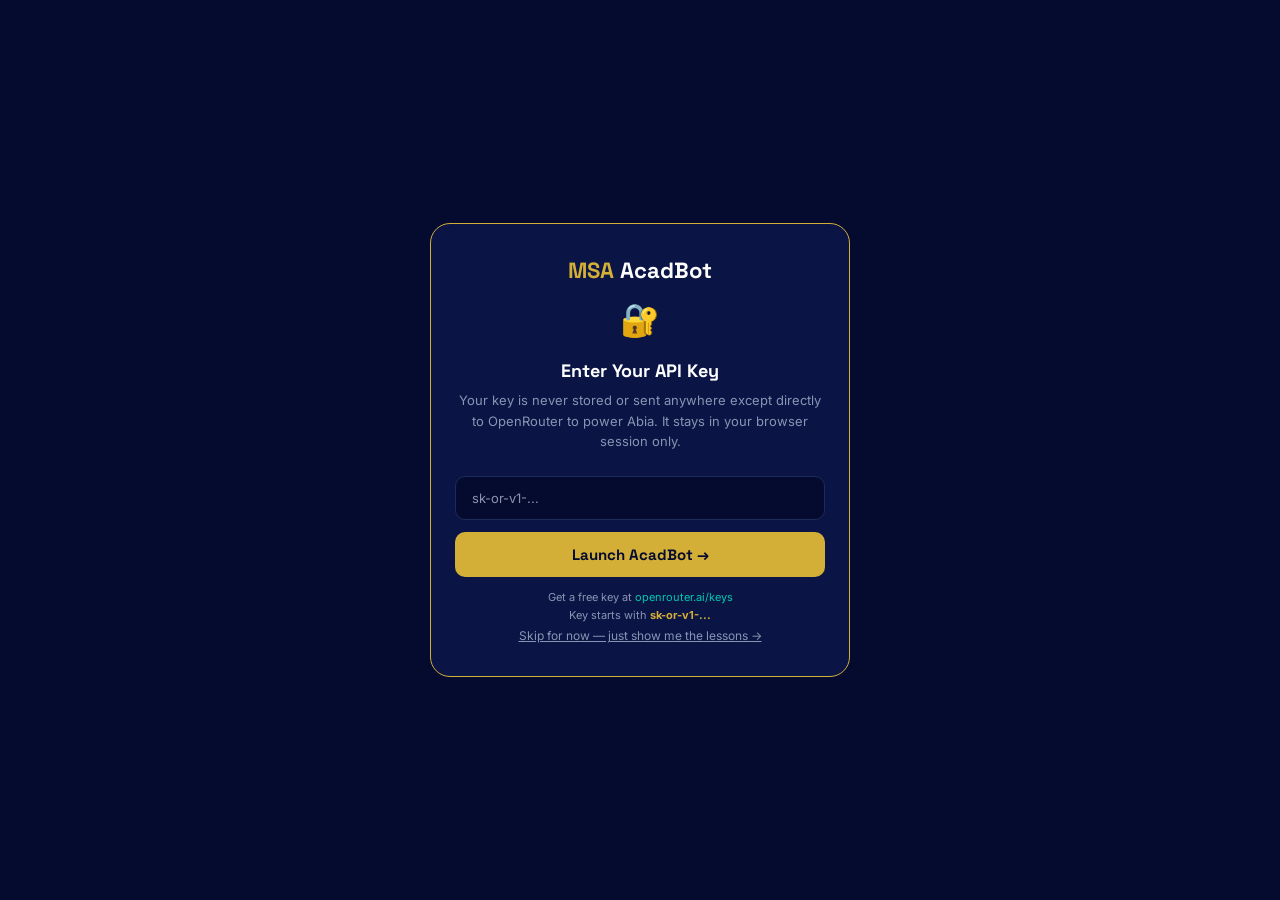
<file: index.html>
<!DOCTYPE html>
<html lang="en">
<head>
<meta charset="UTF-8"/>
<meta name="viewport" content="width=device-width, initial-scale=1.0"/>
<title>AcadBot — More Success Academy</title>

<style>
@import url('https://fonts.googleapis.com/css2?family=Space+Grotesk:wght@400;500;600;700&family=Inter:wght@300;400;500;600&display=swap');
*{box-sizing:border-box;margin:0;padding:0;}
:root{
  --navy:#050B2E;--navy2:#0A1445;--navy3:#111A5A;
  --gold:#D4AF37;--gold2:#F0D060;--gold3:rgba(212,175,55,0.15);
  --teal:#00C9B1;--teal2:rgba(0,201,177,0.15);
  --white:#FFFFFF;--muted:#8A94B2;--border:#1E2A5A;
  --red:#FF6B6B;--green:#4CAF50;
}
body{font-family:'Inter',sans-serif;background:var(--navy);color:var(--white);min-height:100vh;overflow-x:hidden;}
nav{display:flex;align-items:center;justify-content:space-between;padding:14px 24px;border-bottom:1px solid var(--border);background:rgba(5,11,46,0.97);position:sticky;top:0;z-index:200;backdrop-filter:blur(10px);}
.logo{font-family:'Space Grotesk',sans-serif;font-weight:700;font-size:18px;color:var(--gold);}
.logo span{color:var(--white);}
.nav-right{display:flex;gap:8px;align-items:center;}
.tab-btn{padding:7px 16px;border-radius:20px;border:1px solid var(--border);background:transparent;color:var(--muted);font-size:12px;cursor:pointer;font-family:'Inter',sans-serif;transition:all 0.2s;}
.tab-btn.active{background:var(--gold);color:var(--navy);border-color:var(--gold);font-weight:600;}
.tab-btn:hover:not(.active){border-color:var(--gold);color:var(--gold);}
.screen{display:none;animation:fadeIn 0.4s ease;}
.screen.active{display:block;}
@keyframes fadeIn{from{opacity:0;transform:translateY(12px);}to{opacity:1;transform:translateY(0);}}
.welcome{padding:40px 24px;max-width:700px;margin:0 auto;text-align:center;}
.welcome-badge{display:inline-flex;align-items:center;gap:8px;padding:8px 18px;border:1px solid var(--gold);border-radius:20px;font-size:12px;color:var(--gold);margin-bottom:24px;letter-spacing:0.8px;text-transform:uppercase;}
.welcome h1{font-family:'Space Grotesk',sans-serif;font-size:clamp(26px,5vw,44px);font-weight:700;line-height:1.15;margin-bottom:12px;}
.welcome h1 em{font-style:normal;color:var(--gold);}
.welcome p{color:var(--muted);font-size:15px;line-height:1.65;margin-bottom:36px;max-width:480px;margin-left:auto;margin-right:auto;}
.stats-row{display:flex;justify-content:center;gap:28px;margin-bottom:40px;flex-wrap:wrap;}
.stat{text-align:center;}
.stat-n{font-family:'Space Grotesk',sans-serif;font-size:22px;font-weight:700;color:var(--gold);}
.stat-l{font-size:11px;color:var(--muted);margin-top:2px;text-transform:uppercase;letter-spacing:0.5px;}
.choose-label{font-size:13px;color:var(--muted);margin-bottom:16px;text-transform:uppercase;letter-spacing:1px;}
.careers-grid{display:grid;grid-template-columns:repeat(auto-fit,minmax(150px,1fr));gap:12px;margin-bottom:32px;}
.career-card{padding:16px 12px;border:1px solid var(--border);border-radius:14px;cursor:pointer;transition:all 0.25s;background:var(--navy2);text-align:center;}
.career-card:hover{border-color:var(--gold);background:var(--gold3);transform:translateY(-2px);}
.career-card .cc-icon{font-size:28px;margin-bottom:8px;}
.career-card .cc-name{font-size:13px;font-weight:600;color:var(--white);}
.career-card .cc-tag{font-size:11px;color:var(--muted);margin-top:3px;}
.journey{max-width:720px;margin:0 auto;padding:20px 16px 40px;}
.journey-header{display:flex;align-items:center;gap:12px;margin-bottom:20px;padding:16px 20px;background:var(--navy2);border-radius:14px;border:1px solid var(--border);}
.jh-back{background:none;border:1px solid var(--border);color:var(--muted);border-radius:8px;padding:6px 12px;cursor:pointer;font-size:12px;font-family:'Inter',sans-serif;transition:all 0.2s;}
.jh-back:hover{border-color:var(--gold);color:var(--gold);}
.jh-icon{font-size:28px;}
.jh-info h2{font-family:'Space Grotesk',sans-serif;font-size:16px;font-weight:700;}
.jh-info p{font-size:12px;color:var(--teal);margin-top:2px;}
.stage-tabs{display:flex;gap:6px;margin-bottom:20px;overflow-x:auto;padding-bottom:4px;}
.stage-tab{padding:8px 14px;border-radius:10px;border:1px solid var(--border);background:transparent;color:var(--muted);font-size:12px;cursor:pointer;font-family:'Inter',sans-serif;white-space:nowrap;transition:all 0.2s;flex-shrink:0;}
.stage-tab.active{background:var(--gold3);border-color:var(--gold);color:var(--gold);font-weight:600;}
.stage-tab.done{border-color:var(--teal);color:var(--teal);}
.chat-wrap{border:1px solid var(--border);border-radius:16px;overflow:hidden;}
.chat-top{background:linear-gradient(135deg,#0D1854,#1A2A7A);padding:16px 20px;display:flex;align-items:center;gap:12px;}
.abia-av{width:42px;height:42px;border-radius:50%;background:linear-gradient(135deg,var(--gold),var(--gold2));display:flex;align-items:center;justify-content:center;font-size:20px;flex-shrink:0;}
.abia-name{font-family:'Space Grotesk',sans-serif;font-weight:600;font-size:15px;}
.abia-status{font-size:11px;color:var(--teal);margin-top:2px;display:flex;align-items:center;gap:5px;}
.dot{width:6px;height:6px;border-radius:50%;background:var(--teal);animation:pulse 2s infinite;}
@keyframes pulse{0%,100%{opacity:1;}50%{opacity:0.4;}}
.chat-msgs{background:#080F38;padding:18px;min-height:300px;max-height:380px;overflow-y:auto;display:flex;flex-direction:column;gap:14px;}
.msg{display:flex;gap:10px;align-items:flex-start;animation:msgIn 0.3s ease;}
@keyframes msgIn{from{opacity:0;transform:translateY(6px);}to{opacity:1;transform:translateY(0);}}
.msg.user{flex-direction:row-reverse;}
.av{width:32px;height:32px;border-radius:50%;display:flex;align-items:center;justify-content:center;font-size:13px;flex-shrink:0;font-weight:700;}
.msg.bot .av{background:linear-gradient(135deg,var(--gold),var(--gold2));font-size:16px;}
.msg.user .av{background:var(--teal);color:var(--navy);}
.bubble{max-width:80%;padding:11px 15px;border-radius:14px;font-size:13.5px;line-height:1.6;}
.msg.bot .bubble{background:#111A4A;border:1px solid var(--border);border-top-left-radius:4px;}
.msg.user .bubble{background:linear-gradient(135deg,#1A3A7A,#0D2060);border-top-right-radius:4px;}
.msg-footer{display:flex;align-items:center;gap:8px;margin-top:5px;}
.msg-time{font-size:10px;color:var(--muted);}
.listen-btn{background:none;border:1px solid var(--border);border-radius:10px;padding:3px 10px;font-size:11px;color:var(--muted);cursor:pointer;display:flex;align-items:center;gap:4px;font-family:'Inter',sans-serif;transition:all 0.2s;}
.listen-btn:hover{border-color:var(--gold);color:var(--gold);}
.listen-btn.playing{border-color:var(--teal);color:var(--teal);}
.typing-dots{display:flex;gap:4px;padding:12px 15px;}
.typing-dots span{width:6px;height:6px;background:var(--gold);border-radius:50%;animation:bounce 1.2s infinite;}
.typing-dots span:nth-child(2){animation-delay:0.2s;}
.typing-dots span:nth-child(3){animation-delay:0.4s;}
@keyframes bounce{0%,60%,100%{transform:translateY(0);}30%{transform:translateY(-7px);}}
.roadmap{display:flex;flex-direction:column;gap:10px;margin:12px 0;}
.rm-step{display:flex;gap:12px;align-items:flex-start;padding:12px;background:#111A4A;border-radius:10px;border:1px solid var(--border);}
.rm-num{width:28px;height:28px;border-radius:50%;background:var(--gold3);border:1px solid var(--gold);display:flex;align-items:center;justify-content:center;font-size:12px;font-weight:700;color:var(--gold);flex-shrink:0;}
.rm-text h4{font-size:13px;font-weight:600;margin-bottom:3px;}
.rm-text p{font-size:12px;color:var(--muted);line-height:1.5;}
.msa-offer{background:var(--gold3);border:1px solid var(--gold);border-radius:10px;padding:12px;margin-top:8px;}
.msa-offer-title{font-size:11px;color:var(--gold);font-weight:700;text-transform:uppercase;letter-spacing:0.5px;margin-bottom:8px;}
.offer-pills{display:flex;flex-wrap:wrap;gap:6px;}
.offer-pill{padding:4px 12px;border-radius:12px;background:rgba(212,175,55,0.2);border:1px solid var(--gold);font-size:11px;color:var(--gold);cursor:pointer;transition:all .2s;}
.offer-pill:hover{background:var(--gold);color:var(--navy);}
.skills-check{display:flex;flex-direction:column;gap:8px;margin:10px 0;}
.skill-item{display:flex;align-items:center;justify-content:space-between;padding:10px 14px;background:#111A4A;border-radius:10px;border:1px solid var(--border);}
.skill-item span{font-size:13px;}
.skill-btns{display:flex;gap:6px;}
.sk-btn{padding:4px 12px;border-radius:8px;border:none;font-size:11px;cursor:pointer;font-family:'Inter',sans-serif;font-weight:600;transition:all 0.2s;}
.sk-btn.yes{background:rgba(76,175,80,0.2);color:#4CAF50;border:1px solid #4CAF50;}
.sk-btn.no{background:rgba(255,107,107,0.2);color:var(--red);border:1px solid var(--red);}
.sk-btn.yes:hover{background:#4CAF50;color:white;}
.sk-btn.no:hover{background:var(--red);color:white;}
.input-area{background:#0A1240;border-top:1px solid var(--gold);padding:14px 16px;}
.quick-row{display:flex;gap:6px;margin-bottom:10px;overflow-x:auto;padding-bottom:4px;}
.qk{padding:5px 12px;border-radius:14px;border:1px solid var(--border);background:transparent;color:var(--muted);font-size:11px;cursor:pointer;white-space:nowrap;font-family:'Inter',sans-serif;transition:all 0.2s;flex-shrink:0;}
.qk:hover{border-color:var(--gold);color:var(--gold);}
.input-row{display:flex;gap:8px;align-items:center;}
.txt-input{flex:1;background:#050B2E;border:1px solid var(--border);border-radius:10px;padding:11px 14px;color:var(--white);font-size:13px;font-family:'Inter',sans-serif;outline:none;transition:border-color 0.2s;}
.txt-input:focus{border-color:var(--gold);}
.txt-input::placeholder{color:var(--muted);}
.mic-btn{width:40px;height:40px;border-radius:10px;border:1px solid var(--border);background:transparent;color:var(--muted);cursor:pointer;display:flex;align-items:center;justify-content:center;font-size:18px;transition:all 0.2s;flex-shrink:0;}
.mic-btn:hover{border-color:var(--teal);color:var(--teal);}
.mic-btn.recording{border-color:var(--red);color:var(--red);background:rgba(255,107,107,0.1);animation:rec 1s infinite;}
@keyframes rec{0%,100%{opacity:1;}50%{opacity:0.5;}}
.send-btn{padding:11px 18px;background:var(--gold);border:none;border-radius:10px;color:var(--navy);font-weight:700;cursor:pointer;font-family:'Space Grotesk',sans-serif;font-size:13px;transition:all 0.2s;flex-shrink:0;}
.send-btn:hover{background:var(--gold2);}
.send-btn:disabled{opacity:0.4;cursor:not-allowed;}
.input-hint{font-size:10px;color:var(--muted);margin-top:8px;text-align:center;}
.speakpro{max-width:720px;margin:0 auto;padding:20px 16px 40px;}
.sp-header{background:linear-gradient(135deg,#003D35,#005A4F);border-radius:14px 14px 0 0;padding:16px 20px;display:flex;align-items:center;gap:12px;border:1px solid #00C9B140;border-bottom:none;}
.sp-av{width:42px;height:42px;border-radius:50%;background:linear-gradient(135deg,var(--teal),#00A090);display:flex;align-items:center;justify-content:center;font-size:20px;}
.sp-name{font-family:'Space Grotesk',sans-serif;font-weight:600;font-size:15px;}
.sp-status{font-size:11px;color:var(--teal);margin-top:2px;display:flex;align-items:center;gap:5px;}
.sp-modes{display:flex;gap:8px;background:#081A18;border:1px solid #00C9B130;border-top:none;border-bottom:none;padding:12px 16px;}
.sp-mode{flex:1;padding:9px;border-radius:10px;border:1px solid #00C9B130;background:transparent;color:var(--muted);font-size:12px;cursor:pointer;font-family:'Inter',sans-serif;text-align:center;transition:all 0.2s;}
.sp-mode.active{background:var(--teal2);border-color:var(--teal);color:var(--teal);font-weight:600;}
.sp-msgs{background:#060F0E;border:1px solid #00C9B130;border-top:none;border-bottom:none;padding:18px;min-height:300px;max-height:380px;overflow-y:auto;display:flex;flex-direction:column;gap:14px;}
.sp-msg.bot .bubble{background:#0A1F1D;border:1px solid #00C9B130;border-top-left-radius:4px;}
.sp-msg.user .bubble{background:linear-gradient(135deg,#003D35,#005A4F);border-top-right-radius:4px;}
.sp-msg.bot .av{background:linear-gradient(135deg,var(--teal),#00A090);}
.fb-box{background:#0A1F1D;border:1px solid var(--teal);border-radius:10px;padding:12px;margin-top:8px;}
.fb-title{color:var(--teal);font-size:11px;font-weight:700;text-transform:uppercase;letter-spacing:0.5px;margin-bottom:8px;}
.scores{display:flex;gap:8px;flex-wrap:wrap;margin-top:8px;}
.score-pill{padding:4px 12px;border-radius:10px;font-size:11px;font-weight:600;}
.score-pill.good{background:rgba(0,201,177,0.2);color:var(--teal);border:1px solid var(--teal);}
.score-pill.warn{background:rgba(212,175,55,0.2);color:var(--gold);border:1px solid var(--gold);}
.sp-input{background:#081A18;border:1px solid #00C9B130;border-top:1px solid var(--teal);border-radius:0 0 14px 14px;padding:14px 16px;}
.sp-txt{width:100%;background:#050B2E;border:1px solid #00C9B130;border-radius:10px;padding:11px 14px;color:var(--white);font-size:13px;font-family:'Inter',sans-serif;outline:none;resize:none;transition:border-color 0.2s;margin-bottom:10px;}
.sp-txt:focus{border-color:var(--teal);}
.sp-txt::placeholder{color:var(--muted);}
.sp-row{display:flex;gap:8px;}
.sp-send{flex:1;padding:11px;background:var(--teal);border:none;border-radius:10px;color:var(--navy);font-weight:700;cursor:pointer;font-family:'Space Grotesk',sans-serif;font-size:13px;transition:all 0.2s;}
.sp-send:hover{background:#00E5CC;}
.sp-send:disabled{opacity:0.4;cursor:not-allowed;}
.sp-mic{width:44px;height:44px;border-radius:10px;border:1px solid #00C9B130;background:transparent;color:var(--muted);cursor:pointer;display:flex;align-items:center;justify-content:center;font-size:18px;transition:all 0.2s;}
.sp-mic:hover{border-color:var(--teal);color:var(--teal);}
.sp-mic.recording{border-color:var(--red);color:var(--red);background:rgba(255,107,107,0.1);animation:rec 1s infinite;}
.key-screen{position:fixed;top:0;left:0;width:100%;height:100%;background:var(--navy);z-index:999;display:flex;align-items:center;justify-content:center;padding:24px;}
.key-box{background:var(--navy2);border:1px solid var(--gold);border-radius:20px;padding:32px 24px;max-width:420px;width:100%;text-align:center;}
.key-logo{font-family:"Space Grotesk",sans-serif;font-size:22px;font-weight:700;color:var(--gold);margin-bottom:6px;}
.key-logo span{color:var(--white);}
.key-title{font-family:"Space Grotesk",sans-serif;font-size:18px;font-weight:700;margin-bottom:8px;margin-top:20px;}
.key-sub{font-size:13px;color:var(--muted);line-height:1.6;margin-bottom:24px;}
.key-input{width:100%;background:#050B2E;border:1px solid var(--border);border-radius:10px;padding:13px 16px;color:var(--white);font-size:13px;font-family:"Inter",sans-serif;outline:none;margin-bottom:12px;transition:border-color 0.2s;}
.key-input:focus{border-color:var(--gold);}
.key-input::placeholder{color:var(--muted);}
.key-btn{width:100%;padding:13px;background:var(--gold);border:none;border-radius:10px;color:var(--navy);font-weight:700;cursor:pointer;font-family:"Space Grotesk",sans-serif;font-size:15px;transition:all 0.2s;margin-bottom:12px;}
.key-btn:hover{background:var(--gold2);}
.key-note{font-size:11px;color:var(--muted);line-height:1.6;}
.key-note a{color:var(--teal);text-decoration:none;}
.key-error{font-size:12px;color:var(--red);margin-bottom:10px;display:none;}
.key-skip{background:none;border:none;color:var(--muted);font-size:12px;text-decoration:underline;cursor:pointer;font-family:'Inter',sans-serif;margin-top:4px;}
.key-skip:hover{color:var(--gold);}

/* LESSON VIEWER */
.lesson-overlay{position:fixed;inset:0;background:rgba(2,5,20,0.85);backdrop-filter:blur(4px);z-index:500;display:none;align-items:center;justify-content:center;padding:20px;}
.lesson-overlay.active{display:flex;}
.lesson-box{background:var(--navy2);border:1px solid var(--gold);border-radius:18px;max-width:560px;width:100%;max-height:85vh;overflow-y:auto;padding:0;}
.lesson-head{padding:20px 22px;border-bottom:1px solid var(--border);display:flex;justify-content:space-between;align-items:flex-start;gap:12px;position:sticky;top:0;background:var(--navy2);border-radius:18px 18px 0 0;}
.lesson-head h3{font-family:'Space Grotesk',sans-serif;font-size:16px;margin-bottom:4px;}
.lesson-head p{font-size:11px;color:var(--gold);}
.lesson-close{background:none;border:1px solid var(--border);color:var(--muted);width:30px;height:30px;border-radius:8px;cursor:pointer;flex-shrink:0;font-size:14px;}
.lesson-close:hover{border-color:var(--gold);color:var(--gold);}
.lesson-body{padding:20px 22px;}
.lesson-progress{display:flex;gap:4px;margin-bottom:18px;}
.lesson-progress span{flex:1;height:4px;border-radius:2px;background:var(--border);}
.lesson-progress span.done{background:var(--gold);}
.lesson-step{display:none;}
.lesson-step.active{display:block;animation:fadeIn 0.3s ease;}
.lesson-step h4{font-size:14px;color:var(--gold);margin-bottom:10px;font-family:'Space Grotesk',sans-serif;}
.lesson-step p{font-size:13px;color:#D8DEF2;line-height:1.7;margin-bottom:10px;}
.lesson-step ul{margin:10px 0 10px 18px;}
.lesson-step li{font-size:13px;color:#D8DEF2;line-height:1.7;margin-bottom:4px;}
.lesson-quiz{background:#111A4A;border:1px solid var(--border);border-radius:10px;padding:14px;margin-top:14px;}
.lesson-quiz-q{font-size:13px;font-weight:600;margin-bottom:10px;}
.lesson-quiz-opt{display:block;width:100%;text-align:left;padding:9px 12px;border-radius:8px;border:1px solid var(--border);background:transparent;color:var(--white);font-size:12.5px;cursor:pointer;margin-bottom:6px;font-family:'Inter',sans-serif;transition:all 0.2s;}
.lesson-quiz-opt:hover{border-color:var(--gold);}
.lesson-quiz-opt.correct{border-color:var(--green);background:rgba(76,175,80,0.15);color:var(--green);}
.lesson-quiz-opt.wrong{border-color:var(--red);background:rgba(255,107,107,0.15);color:var(--red);}
.lesson-quiz-fb{font-size:12px;margin-top:8px;padding:8px 10px;border-radius:8px;display:none;}
.lesson-quiz-fb.show{display:block;}
.lesson-quiz-fb.right{background:rgba(76,175,80,0.15);color:var(--green);}
.lesson-quiz-fb.wrong{background:rgba(255,107,107,0.15);color:var(--red);}
.lesson-nav{display:flex;justify-content:space-between;padding:16px 22px;border-top:1px solid var(--border);gap:10px;}
.lesson-btn{padding:10px 18px;border-radius:10px;border:1px solid var(--border);background:transparent;color:var(--muted);font-size:12.5px;cursor:pointer;font-family:'Inter',sans-serif;font-weight:600;transition:all 0.2s;}
.lesson-btn.primary{background:var(--gold);color:var(--navy);border-color:var(--gold);}
.lesson-btn.primary:hover{background:var(--gold2);}
.lesson-btn:disabled{opacity:0.35;cursor:not-allowed;}
.lesson-complete{text-align:center;padding:10px 0;}
.lesson-complete .lc-icon{font-size:44px;margin-bottom:12px;}
.lesson-complete h4{font-family:'Space Grotesk',sans-serif;font-size:17px;margin-bottom:8px;color:var(--gold);}
.lesson-complete p{font-size:13px;color:var(--muted);line-height:1.6;}

::-webkit-scrollbar{width:3px;}
::-webkit-scrollbar-thumb{background:var(--border);border-radius:4px;}
@media(max-width:640px){
  /* Nav — keep everything on one line */
  nav{padding:12px 14px;}
  .tab-btn{padding:7px 11px;font-size:11px;}
  .nav-right{gap:6px;}

  /* Welcome — tighter, grid stays 2-col */
  .welcome{padding:28px 16px;}
  .stats-row{gap:14px;margin-bottom:30px;}
  .stat-n{font-size:19px;}
  .stat-l{font-size:10px;}
  .careers-grid{grid-template-columns:repeat(2,1fr);gap:10px;}

  /* Journey + SpeakPro fill the screen like a chat app */
  .journey,.speakpro{
    height:calc(100vh - 54px);
    height:calc(100dvh - 54px);
    display:flex;flex-direction:column;
    padding:10px 10px 8px;
  }
  .journey .stage-tabs{margin-bottom:10px;}
  .journey .chat-wrap{flex:1;min-height:0;display:flex;flex-direction:column;}
  .journey .chat-msgs,.speakpro .sp-msgs{flex:1;min-height:0;max-height:none;}
  .speakpro h2{font-size:18px;margin-bottom:14px;}
  .bubble{max-width:86%;}
  .quick-row{display:none;}

  /* Input row — don't let the send button crush the text box */
  .send-btn{padding:11px 12px;}
  .mic-btn,.sp-mic{width:38px;height:38px;}

  /* Skill check rows stack vertically on tiny screens */
  .skill-item{flex-direction:column;align-items:flex-start;gap:8px;}
  .skill-btns{width:100%;justify-content:flex-end;}

  /* Key screen padding */
  .key-box{padding:28px 18px;}

  /* Lesson viewer = bottom sheet */
  .lesson-overlay{padding:0;align-items:flex-end;}
  .lesson-box{max-height:94vh;border-radius:18px 18px 0 0;border-left:none;border-right:none;border-bottom:none;}
  .lesson-head{border-radius:18px 18px 0 0;}
}
</style>
</head>
<body>

<nav>
  <div class="logo">MSA <span>AcadBot</span></div>
  <div class="nav-right">
    <button class="tab-btn active" onclick="showScreen('welcome')">🏠 Home</button>
    <button class="tab-btn" onclick="showScreen('speakpro')">🎤 SpeakPro</button>
  </div>
</nav>

<div id="screen-welcome" class="screen active">
<div class="welcome">
  <div class="welcome-badge">✦ Africa's AI Career Platform</div>
  <h1>Your Career Journey<br/>Starts with <em>One Choice</em></h1>
  <p>Tell Abia where you want to go. She'll map your roadmap, check your skills, prep you for interviews — in your language.</p>
  <div class="stats-row">
    <div class="stat"><div class="stat-n">3,200+</div><div class="stat-l">Waitlisted Learners</div></div>
    <div class="stat"><div class="stat-n">Train</div><div class="stat-l">AI-Powered Learning</div></div>
    <div class="stat"><div class="stat-n">Certify</div><div class="stat-l">Recognized Credentials</div></div>
    <div class="stat"><div class="stat-n">Place</div><div class="stat-l">Job Placement</div></div>
  </div>
  <div class="choose-label">Where do you want to go?</div>
  <div class="careers-grid" id="careersGrid"></div>
</div>
</div>

<div id="screen-journey" class="screen">
<div class="journey">
  <div class="journey-header">
    <button class="jh-back" onclick="showScreen('welcome')">← Back</button>
    <div class="jh-icon" id="jhIcon">📊</div>
    <div class="jh-info">
      <h2 id="jhTitle">Data Analysis</h2>
      <p><span class="dot"></span>Abia is guiding your journey</p>
    </div>
  </div>
  <div class="stage-tabs" id="stageTabs"></div>
  <div class="chat-wrap">
    <div class="chat-top">
      <div class="abia-av">🎓</div>
      <div>
        <div class="abia-name">Abia — MSA AI Guide</div>
        <div class="abia-status"><span class="dot"></span>Online · Responds in your language</div>
      </div>
    </div>
    <div class="chat-msgs" id="chatMsgs"></div>
    <div class="input-area">
      <div class="quick-row" id="quickRow"></div>
      <div class="input-row">
        <input class="txt-input" id="chatInput" placeholder="Type or speak your question..." onkeydown="if(event.key==='Enter')sendChat()"/>
        <button class="mic-btn" id="micBtn" onclick="toggleMic('chat')" title="Speak">🎙️</button>
        <button class="send-btn" id="sendBtn" onclick="sendChat()">Send →</button>
      </div>
      <div class="input-hint">💬 Type in any language — English, French, Yoruba, Hausa, Igbo...</div>
    </div>
  </div>
</div>
</div>

<div id="screen-speakpro" class="screen">
<div class="speakpro">
  <h2 style="font-family:'Space Grotesk',sans-serif;margin-bottom:20px;text-align:center;">SpeakPro <span style="color:var(--teal)">AI Coach</span></h2>
  <div class="sp-header">
    <div class="sp-av">🎤</div>
    <div>
      <div class="sp-name">SpeakPro — Communication Coach</div>
      <div class="sp-status"><span class="dot" style="background:var(--teal)"></span>Online · Real-time feedback</div>
    </div>
  </div>
  <div class="sp-modes">
    <button class="sp-mode active" id="spMode1" onclick="setSpMode('interview')">🎯 Mock Interview</button>
    <button class="sp-mode" id="spMode2" onclick="setSpMode('writing')">✍️ Writing Feedback</button>
  </div>
  <div class="sp-msgs" id="spMsgs"></div>
  <div class="sp-input">
    <textarea class="sp-txt" id="spInput" rows="2" placeholder="Type your answer or paste your text..." onkeydown="if(event.key==='Enter'&&!event.shiftKey){event.preventDefault();sendSpeak();}"></textarea>
    <div class="sp-row">
      <button class="sp-mic" id="spMic" onclick="toggleMic('speak')" title="Speak your answer">🎙️</button>
      <button class="sp-send" id="spSend" onclick="sendSpeak()">Send to Coach →</button>
    </div>
    <div class="input-hint" style="margin-top:8px;">🌍 Speak or type in any language</div>
  </div>
</div>
</div>

<div id="keyScreen" class="key-screen">
  <div class="key-box">
    <div class="key-logo">MSA <span>AcadBot</span></div>
    <div style="font-size:32px;margin:16px 0;">🔐</div>
    <div class="key-title">Enter Your API Key</div>
    <div class="key-sub">Your key is never stored or sent anywhere except directly to OpenRouter to power Abia. It stays in your browser session only.</div>
    <div class="key-error" id="keyError">Invalid key. Please check and try again.</div>
    <input class="key-input" id="keyInput" type="password" placeholder="sk-or-v1-..." onkeydown="if(event.key==='Enter')submitKey()"/>
    <button class="key-btn" onclick="submitKey()">Launch AcadBot →</button>
    <div class="key-note">
      Get a free key at <a href="https://openrouter.ai/keys" target="_blank">openrouter.ai/keys</a><br/>
      Key starts with <strong style="color:var(--gold)">sk-or-v1-...</strong>
    </div>
    <button class="key-skip" onclick="skipKey()">Skip for now — just show me the lessons →</button>
  </div>
</div>

<!-- LESSON VIEWER OVERLAY -->
<div id="lessonOverlay" class="lesson-overlay">
  <div class="lesson-box">
    <div class="lesson-head">
      <div>
        <h3 id="lessonTitle">Lesson</h3>
        <p id="lessonMeta">Module 1 · MSA Course</p>
      </div>
      <button class="lesson-close" onclick="closeLesson()">✕</button>
    </div>
    <div class="lesson-body">
      <div class="lesson-progress" id="lessonProgress"></div>
      <div id="lessonSteps"></div>
    </div>
    <div class="lesson-nav" id="lessonNav">
      <button class="lesson-btn" id="lessonPrevBtn" onclick="lessonPrev()">← Back</button>
      <button class="lesson-btn primary" id="lessonNextBtn" onclick="lessonNext()">Continue →</button>
    </div>
  </div>
</div>

<script>
// ─── DATA ───────────────────────────────────────────────────
const CAREERS = [
  {id:'data',icon:'📊',name:'Data Analysis',tag:'High demand',color:'#D4AF37',
   skills:['Microsoft Excel / Google Sheets','SQL & Database Querying','Python for Data Analysis','Data Visualization (Power BI / Tableau)','Statistical Thinking'],
   roadmap:[
     {title:'Foundation',desc:'Learn Excel, SQL, and basic statistics. Understand how data is structured.'},
     {title:'Core Skills',desc:'Master Python (Pandas, NumPy), data cleaning, and exploratory analysis.'},
     {title:'Visualization',desc:'Build dashboards in Power BI or Tableau. Tell stories with data.'},
     {title:'Certification',desc:'Earn MSA Data Analysis Certification. Build 2 portfolio projects.'},
     {title:'Placement',desc:'Apply to roles via MSA Job Board. Interview prep with Abia.'}
   ],
   courses:['Data Analysis Fundamentals','Python for Analysts','SQL Masterclass','Power BI Dashboard Course'],
   interviews:['Tell me about a time you used data to solve a problem.','How do you handle missing or inconsistent data?','Walk me through a dashboard you have built.','What is the difference between correlation and causation?','How would you explain your findings to a non-technical manager?'],
   lessons:{
     'Data Analysis Fundamentals':{meta:'Module 1 · 20 min',steps:[
       {h:'What Is Data Analysis?',body:'Data analysis is the process of inspecting, cleaning, and modeling data to discover useful information and support decisions.<ul><li>Descriptive: what happened?</li><li>Diagnostic: why did it happen?</li><li>Predictive: what will happen?</li><li>Prescriptive: what should we do?</li></ul>'},
       {h:'The Analyst Workflow',body:'A typical project moves through five stages:<ul><li>Collect — gather data from spreadsheets, databases, or forms</li><li>Clean — remove duplicates, fix errors, handle missing values</li><li>Explore — look for patterns and outliers</li><li>Visualize — build charts that tell the story</li><li>Communicate — present findings to decision-makers</li></ul>'},
       {h:'Quick Check',quiz:{q:'Which stage comes right after "Collect" in the analyst workflow?',opts:['Communicate','Clean','Visualize'],correct:1,fb:'Correct — you always clean data before exploring it. Messy data gives misleading patterns.'}}
     ]},
     'Python for Analysts':{meta:'Module 2 · 25 min',steps:[
       {h:'Why Python for Data?',body:'Python is the most widely used language for data work because of two libraries:<ul><li><strong>Pandas</strong> — for loading, cleaning, and reshaping tables of data</li><li><strong>NumPy</strong> — for fast numerical calculations</li></ul>Together they let you do in a few lines what would take hours in a spreadsheet.'},
       {h:'Reading Your First Dataset',body:'A common first step:<br/><code style="background:#1A2A6A;padding:2px 6px;border-radius:4px;">import pandas as pd<br/>df = pd.read_csv("sales.csv")<br/>df.head()</code><br/><br/>This loads a CSV file into a DataFrame — a table you can filter, sort, and summarize with simple commands.'},
       {h:'Quick Check',quiz:{q:'Which Python library is used to load and clean tabular data?',opts:['NumPy','Pandas','Matplotlib'],correct:1,fb:'Correct — Pandas is built specifically for working with rows and columns of data.'}}
     ]}
   }
  },
  {id:'cyber',icon:'🔐',name:'Cybersecurity',tag:'Fast growing',color:'#FF6B6B',
   skills:['Networking Fundamentals','Operating Systems (Linux/Windows)','Ethical Hacking Basics','Security Frameworks (NIST, ISO 27001)','Incident Response'],
   roadmap:[
     {title:'Foundation',desc:'Understand networking, operating systems, and how attacks happen.'},
     {title:'Core Skills',desc:'Learn ethical hacking, penetration testing, and security tools like Wireshark, Kali Linux.'},
     {title:'Specialization',desc:'Choose a track: SOC Analyst, Pen Tester, or GRC (Governance, Risk, Compliance).'},
     {title:'Certification',desc:'Pursue CompTIA Security+ or CEH. MSA Cybersecurity Certification available.'},
     {title:'Placement',desc:'Apply to security roles. Practice with Abia on technical interview scenarios.'}
   ],
   courses:['Cybersecurity Fundamentals','Ethical Hacking Basics','Network Security','Security+ Exam Prep'],
   interviews:['What is the difference between a virus and a worm?','How would you respond to a phishing attack on an organization?','Explain the CIA triad.','What tools do you use for vulnerability scanning?','How do you stay updated with the latest security threats?'],
   lessons:{
     'Cybersecurity Fundamentals':{meta:'Module 1 · 22 min',steps:[
       {h:'The CIA Triad',body:'Every security decision protects one or more of these three properties:<ul><li><strong>Confidentiality</strong> — only authorized people can see the data</li><li><strong>Integrity</strong> — data cannot be altered without detection</li><li><strong>Availability</strong> — systems stay up and usable when needed</li></ul>When you hear about a "breach," ask which of these three was violated.'},
       {h:'Common Attack Types',body:'You will meet these terms constantly:<ul><li><strong>Phishing</strong> — tricking someone into giving up credentials</li><li><strong>Malware</strong> — malicious software (viruses, worms, ransomware)</li><li><strong>DDoS</strong> — flooding a system to knock it offline</li><li><strong>Social engineering</strong> — manipulating people, not machines</li></ul>'},
       {h:'Quick Check',quiz:{q:'A hospital\'s patient database goes offline during an attack. Which part of the CIA triad was violated?',opts:['Confidentiality','Integrity','Availability'],correct:2,fb:'Correct — when a system cannot be accessed when needed, that is an availability failure.'}}
     ]},
     'Ethical Hacking Basics':{meta:'Module 2 · 24 min',steps:[
       {h:'What Is Ethical Hacking?',body:'Ethical hackers ("white hats") use the same techniques as attackers, but with permission — to find weaknesses before criminals do. Every engagement needs a signed scope of work defining what can be tested.'},
       {h:'The Penetration Testing Stages',body:'A typical pen test follows five stages:<ul><li>Reconnaissance — gather public information about the target</li><li>Scanning — identify live systems and open ports</li><li>Exploitation — attempt to gain access using found weaknesses</li><li>Post-exploitation — see what an attacker could reach next</li><li>Reporting — document findings and fixes for the client</li></ul>'},
       {h:'Quick Check',quiz:{q:'What must exist before an ethical hacker can legally test a company\'s systems?',opts:['A strong password policy','Written permission / signed scope of work','Antivirus software'],correct:1,fb:'Correct — testing without authorization is illegal, no matter the intent.'}}
     ]}
   }
  },
  {id:'software',icon:'💻',name:'Software Dev',tag:'Top paying',color:'#00C9B1',
   skills:['HTML, CSS & JavaScript','React or Vue.js','Backend (Node.js / Python)','Databases (SQL & NoSQL)','Git & Version Control'],
   roadmap:[
     {title:'Frontend',desc:'Master HTML, CSS, and JavaScript. Build responsive websites.'},
     {title:'Framework',desc:'Learn React.js. Build interactive applications and SPAs.'},
     {title:'Backend',desc:'Learn Node.js or Python/Django. Understand APIs and databases.'},
     {title:'Full Stack',desc:'Connect frontend and backend. Deploy apps to cloud platforms.'},
     {title:'Placement',desc:'Build 3 portfolio projects. MSA certifies and connects you to employers.'}
   ],
   courses:['Web Development Fundamentals','React.js Mastery','Backend Development with Node','Full Stack Bootcamp'],
   interviews:['What is the difference between REST and GraphQL?','Explain how you would build a login system.','What is version control and why is it important?','How do you debug a problem in your code?','Describe a project you built from scratch.'],
   lessons:{
     'Web Development Fundamentals':{meta:'Module 1 · 22 min',steps:[
       {h:'The Three Building Blocks',body:'Every website is built from three languages:<ul><li><strong>HTML</strong> — structure and content (the skeleton)</li><li><strong>CSS</strong> — layout, color, spacing (the styling)</li><li><strong>JavaScript</strong> — interactivity and logic (the behavior)</li></ul>Master these in order — each one builds on the last.'},
       {h:'How a Web Page Loads',body:'When someone visits your site: 1) the browser requests the HTML file, 2) it reads the HTML top to bottom, 3) it fetches linked CSS and JS files, 4) it renders the page, then runs your JavaScript. Understanding this order helps you debug loading issues later.'},
       {h:'Quick Check',quiz:{q:'Which language is responsible for making a button actually do something when clicked?',opts:['HTML','CSS','JavaScript'],correct:2,fb:'Correct — JavaScript handles interactivity and logic; HTML and CSS only handle structure and appearance.'}}
     ]},
     'React.js Mastery':{meta:'Module 2 · 28 min',steps:[
       {h:'Why React?',body:'React lets you build user interfaces from reusable pieces called <strong>components</strong>. Instead of rewriting the same button or card everywhere, you build it once and reuse it — keeping large apps organized and consistent.'},
       {h:'State: The Heart of React',body:'A component\'s <strong>state</strong> is the data that can change over time (like a counter or form input). When state changes, React automatically re-renders the component to reflect it — you never manually update the page yourself.'},
       {h:'Quick Check',quiz:{q:'In React, what triggers a component to re-render?',opts:['Refreshing the browser','A change in its state or props','Adding more CSS'],correct:1,fb:'Correct — React watches state and props, and re-renders automatically when they change.'}}
     ]}
   }
  },
  {id:'ai',icon:'🤖',name:'AI & Machine Learning',tag:'Future-proof',color:'#9B59B6',
   skills:['Python Programming','Mathematics (Linear Algebra, Statistics)','Machine Learning Algorithms','Deep Learning (TensorFlow/PyTorch)','Prompt Engineering & LLMs'],
   roadmap:[
     {title:'Python & Math',desc:'Strong Python skills + linear algebra and statistics are your foundation.'},
     {title:'ML Fundamentals',desc:'Supervised, unsupervised learning. Scikit-learn. Model evaluation.'},
     {title:'Deep Learning',desc:'Neural networks, CNNs, RNNs. TensorFlow or PyTorch.'},
     {title:'LLMs & Agents',desc:'Work with large language models, prompt engineering, and agentic AI systems.'},
     {title:'Placement',desc:'MSA AI Certification + portfolio of projects = job-ready.'}
   ],
   courses:['Python for AI','Machine Learning Fundamentals','Deep Learning with TensorFlow','Prompt Engineering Masterclass'],
   interviews:['What is the difference between supervised and unsupervised learning?','How do you handle overfitting in a model?','Explain what a neural network is in simple terms.','What experience do you have with large language models?','How would you evaluate whether an AI model is performing well?'],
   lessons:{
     'Machine Learning Fundamentals':{meta:'Module 2 · 26 min',steps:[
       {h:'Supervised vs Unsupervised',body:'<ul><li><strong>Supervised learning</strong> — you train a model on labeled examples (input + correct answer), like predicting house prices from past sales</li><li><strong>Unsupervised learning</strong> — the model finds patterns in unlabeled data on its own, like grouping customers into segments</li></ul>Most business problems start with supervised learning because you have historical outcomes to learn from.'},
       {h:'What Is Overfitting?',body:'A model "overfits" when it memorizes the training data instead of learning general patterns — it performs great on data it has seen, but poorly on new data. The fix: use more training data, simplify the model, or use techniques like cross-validation to catch it early.'},
       {h:'Quick Check',quiz:{q:'A model scores 99% on training data but only 60% on new data. What is happening?',opts:['Underfitting','Overfitting','Perfect performance'],correct:1,fb:'Correct — a huge gap between training and real-world performance is the classic sign of overfitting.'}}
     ]},
     'Prompt Engineering Masterclass':{meta:'Module 4 · 20 min',steps:[
       {h:'What Is a Prompt?',body:'A prompt is the instruction you give a large language model (LLM). The quality of your prompt directly shapes the quality of the response — vague prompts get vague answers.'},
       {h:'Three Habits of Strong Prompts',body:'<ul><li>Be specific about the task, format, and audience</li><li>Give examples of what "good" looks like</li><li>Ask the model to think step by step for complex tasks</li></ul>These three habits alone fix most weak AI outputs.'},
       {h:'Quick Check',quiz:{q:'Why do vague prompts usually produce vague answers?',opts:['The model is broken','The model has no context to work from','LLMs cannot read English well'],correct:1,fb:'Correct — LLMs respond to the information you give them. No specifics in, no specifics out.'}}
     ]}
   }
  },
  {id:'uiux',icon:'🎨',name:'UI/UX Design',tag:'Creative + tech',color:'#E91E8C',
   skills:['Figma & Design Tools','User Research Methods','Wireframing & Prototyping','Design Systems','Usability Testing'],
   roadmap:[
     {title:'Design Basics',desc:'Learn design principles, typography, color theory, and visual hierarchy.'},
     {title:'Figma',desc:'Master Figma for wireframes, mockups, and interactive prototypes.'},
     {title:'UX Process',desc:'User research, personas, user journeys, and usability testing.'},
     {title:'Design Systems',desc:'Build and maintain component libraries. Work with developers.'},
     {title:'Placement',desc:'Portfolio of 3 case studies. MSA connects you with product teams.'}
   ],
   courses:['UI Design Fundamentals','Figma Mastery','UX Research Methods','Product Design for Startups'],
   interviews:['Walk me through your design process from research to delivery.','How do you handle feedback from developers or stakeholders?','What is the difference between UI and UX?','Show me a case study of a problem you solved with design.','How do you design for users with limited digital literacy?'],
   lessons:{
     'UI Design Fundamentals':{meta:'Module 1 · 20 min',steps:[
       {h:'UI vs UX',body:'<ul><li><strong>UI (User Interface)</strong> — how the product looks: colors, buttons, typography</li><li><strong>UX (User Experience)</strong> — how the product feels to use: is it easy, logical, satisfying?</li></ul>A beautiful UI with confusing UX still fails. Both must work together.'},
       {h:'Visual Hierarchy',body:'Visual hierarchy guides the eye to what matters most, using: <ul><li>Size — bigger elements draw attention first</li><li>Color & contrast — bright or high-contrast elements stand out</li><li>Spacing — grouped items feel related, spaced items feel separate</li></ul>'},
       {h:'Quick Check',quiz:{q:'A screen is visually stunning but users cannot figure out how to complete a purchase. What has failed?',opts:['UI','UX','Both'],correct:1,fb:'Correct — this is a UX failure. Looking good is not the same as being usable.'}}
     ]}
   }
  },
  {id:'product',icon:'🗺️',name:'Product Management',tag:'Leadership path',color:'#FF9800',
   skills:['Product Strategy & Roadmapping','User Story Writing','Data-Driven Decision Making','Stakeholder Management','Agile & Scrum Methodologies'],
   roadmap:[
     {title:'PM Basics',desc:'Understand the product lifecycle, user personas, and how to define problems.'},
     {title:'Frameworks',desc:'Learn Agile, Scrum, and OKRs. Write user stories and PRDs.'},
     {title:'Data & Analytics',desc:'Use data to make product decisions. Learn basic SQL and analytics tools.'},
     {title:'Leadership',desc:'Manage cross-functional teams. Communicate vision to engineers and designers.'},
     {title:'Placement',desc:'MSA PM Certification + case study portfolio = product career.'}
   ],
   courses:['Introduction to Product Management','Agile & Scrum for PMs','Product Analytics','Writing Great PRDs'],
   interviews:['How do you prioritize features when everything seems urgent?','Tell me about a product you love and what you would improve.','How do you gather user requirements?','Describe a time you made a data-driven product decision.','How do you work with engineers and designers?'],
   lessons:{
     'Introduction to Product Management':{meta:'Module 1 · 20 min',steps:[
       {h:'What Does a PM Actually Do?',body:'A Product Manager sits at the intersection of business, technology, and design. The job is not to write code or design screens — it is to decide <strong>what</strong> gets built and <strong>why</strong>, based on user needs and business goals.'},
       {h:'Prioritization Frameworks',body:'When everything feels urgent, PMs use frameworks like:<ul><li><strong>RICE</strong> — Reach, Impact, Confidence, Effort</li><li><strong>MoSCoW</strong> — Must have, Should have, Could have, Won\'t have</li></ul>These turn "everything is important" into a ranked, defensible list.'},
       {h:'Quick Check',quiz:{q:'What is the core job of a Product Manager?',opts:['Writing all the code','Deciding what gets built and why','Designing every screen'],correct:1,fb:'Correct — PMs decide direction and priority; engineers and designers execute it.'}}
     ]}
   }
  },
  {id:'digital',icon:'📱',name:'Digital Marketing',tag:'Business impact',color:'#2196F3',
   skills:['SEO & Content Strategy','Social Media Marketing','Google & Meta Ads','Email Marketing','Analytics (GA4)'],
   roadmap:[
     {title:'Foundations',desc:'Understand the digital marketing funnel, buyer personas, and content strategy.'},
     {title:'Channels',desc:'Master SEO, social media, email marketing, and paid ads.'},
     {title:'Analytics',desc:'Use Google Analytics 4, Meta Insights, and UTM tracking to measure results.'},
     {title:'Campaigns',desc:'Plan and run end-to-end marketing campaigns with clear KPIs.'},
     {title:'Placement',desc:'MSA Digital Marketing Certification + portfolio campaigns = hired.'}
   ],
   courses:['Digital Marketing Fundamentals','SEO & Content Mastery','Paid Ads (Google & Meta)','Email Marketing with Analytics'],
   interviews:['How would you grow a brand from zero on social media?','What metrics do you track to measure campaign success?','How do you approach SEO for a new website?','Describe a campaign you ran and its results.','What tools do you use for digital marketing?'],
   lessons:{
     'Digital Marketing Fundamentals':{meta:'Module 1 · 18 min',steps:[
       {h:'The Marketing Funnel',body:'Customers move through stages before buying:<ul><li><strong>Awareness</strong> — they discover your brand exists</li><li><strong>Consideration</strong> — they compare you to alternatives</li><li><strong>Conversion</strong> — they buy or sign up</li><li><strong>Loyalty</strong> — they come back and refer others</li></ul>Different content and channels work better at different stages.'},
       {h:'Choosing the Right Channel',body:'Not every business needs every channel. Instagram and WhatsApp work well for consumer brands in Nigeria; LinkedIn suits B2B; email is best for retaining existing customers. Start where your actual customers already spend time.'},
       {h:'Quick Check',quiz:{q:'A first-time visitor just discovered your brand exists. Which funnel stage are they in?',opts:['Awareness','Conversion','Loyalty'],correct:0,fb:'Correct — awareness is simply knowing you exist; they have not evaluated you yet.'}}
     ]}
   }
  },
  {id:'cloud',icon:'☁️',name:'Cloud Computing',tag:'Infrastructure',color:'#00BCD4',
   skills:['Cloud Fundamentals (AWS/Azure/GCP)','Networking in the Cloud','Infrastructure as Code','DevOps & CI/CD','Cloud Security'],
   roadmap:[
     {title:'Cloud Basics',desc:'Understand cloud concepts: IaaS, PaaS, SaaS. Choose AWS, Azure, or GCP.'},
     {title:'Core Services',desc:'Learn compute, storage, networking, and databases in your chosen cloud.'},
     {title:'DevOps',desc:'CI/CD pipelines, Docker, Kubernetes, and Infrastructure as Code (Terraform).'},
     {title:'Security',desc:'Cloud security best practices, IAM, compliance, and monitoring.'},
     {title:'Certification',desc:'AWS Cloud Practitioner or Azure Fundamentals. MSA supports your prep.'}
   ],
   courses:['Cloud Computing Fundamentals','AWS for Beginners','Azure Fundamentals','DevOps & CI/CD Pipelines'],
   interviews:['What is the difference between IaaS, PaaS, and SaaS?','How do you secure a cloud environment?','Explain what a VPC is and why it matters.','What is Infrastructure as Code and why use it?','How would you reduce cloud costs for a startup?'],
   lessons:{
     'Cloud Computing Fundamentals':{meta:'Module 1 · 20 min',steps:[
       {h:'IaaS, PaaS, SaaS',body:'Cloud services come in three main flavors:<ul><li><strong>IaaS</strong> — raw infrastructure (servers, storage) you configure yourself, e.g. AWS EC2</li><li><strong>PaaS</strong> — a platform to deploy code without managing servers, e.g. Heroku</li><li><strong>SaaS</strong> — ready-to-use software, e.g. Gmail</li></ul>Less control moving down the list, but less setup work too.'},
       {h:'Why Companies Move to the Cloud',body:'Instead of buying physical servers, companies rent computing power on demand — scaling up during busy periods and down when quiet, paying only for what they use. This is the core economic reason behind cloud adoption.'},
       {h:'Quick Check',quiz:{q:'Which model gives you the least control but requires the least setup?',opts:['IaaS','PaaS','SaaS'],correct:2,fb:'Correct — SaaS is fully managed and ready to use; you just log in and go.'}}
     ]}
   }
  }
];

// ─── STATE ──────────────────────────────────────────────────
let currentCareer = null;
let chatHistory = [];
let spHistory = [];
let spMode = 'interview';
let currentStage = 'roadmap';
let msgCount = 0;
let activeRecognition = null;
let currentSpeech = null;
let geminiApiKey = "";

// ─── LESSON STATE ──────────────────────────────────────────
let lessonState = { steps: [], idx: 0, quizAnswered: {} };

function openLesson(courseName){
  const c = currentCareer;
  const lessonData = c && c.lessons && c.lessons[courseName];
  if(!lessonData){
    // fallback: generic single-step preview if a specific lesson hasn't been authored yet
    lessonState = { steps: [
      {h:courseName, body:`This module is part of the <strong>${c?c.name:''}</strong> track. Full interactive content for "${courseName}" is being finalized — the two live sample lessons in this path show the exact format every course will follow.`}
    ], idx:0, quizAnswered:{} };
  } else {
    lessonState = { steps: lessonData.steps, idx: 0, quizAnswered: {} };
  }
  document.getElementById('lessonTitle').textContent = courseName;
  document.getElementById('lessonMeta').textContent = (lessonData && lessonData.meta) ? lessonData.meta + ' · ' + (c?c.name:'') : (c?c.name:'MSA Course');
  renderLessonProgress();
  renderLessonStep();
  document.getElementById('lessonOverlay').classList.add('active');
}

function closeLesson(){
  document.getElementById('lessonOverlay').classList.remove('active');
}

function renderLessonProgress(){
  const wrap = document.getElementById('lessonProgress');
  wrap.innerHTML = '';
  lessonState.steps.forEach((_,i)=>{
    const span = document.createElement('span');
    if(i < lessonState.idx) span.classList.add('done');
    wrap.appendChild(span);
  });
}

function renderLessonStep(){
  const container = document.getElementById('lessonSteps');
  const step = lessonState.steps[lessonState.idx];
  const isLast = lessonState.idx === lessonState.steps.length - 1;
  let html = `<div class="lesson-step active">`;
  if(step.h) html += `<h4>${step.h}</h4>`;
  if(step.body) html += `<p>${step.body}</p>`;
  if(step.quiz){
    const q = step.quiz;
    const answered = lessonState.quizAnswered[lessonState.idx];
    html += `<div class="lesson-quiz"><div class="lesson-quiz-q">${q.q}</div>`;
    q.opts.forEach((opt,i)=>{
      let cls = 'lesson-quiz-opt';
      if(answered !== undefined){
        if(i === q.correct) cls += ' correct';
        else if(i === answered) cls += ' wrong';
      }
      html += `<button class="${cls}" onclick="answerQuiz(${i})" ${answered!==undefined?'disabled':''}>${opt}</button>`;
    });
    html += `<div class="lesson-quiz-fb ${answered!==undefined?'show '+(answered===q.correct?'right':'wrong'):''}" id="quizFb">${answered!==undefined?q.fb:''}</div>`;
    html += `</div>`;
  }
  html += `</div>`;
  container.innerHTML = html;

  document.getElementById('lessonPrevBtn').disabled = lessonState.idx === 0;
  const nextBtn = document.getElementById('lessonNextBtn');
  if(step.quiz && lessonState.quizAnswered[lessonState.idx] === undefined){
    nextBtn.textContent = 'Answer to continue';
    nextBtn.disabled = true;
  } else {
    nextBtn.disabled = false;
    nextBtn.textContent = isLast ? 'Finish ✓' : 'Continue →';
  }
}

function answerQuiz(i){
  const step = lessonState.steps[lessonState.idx];
  lessonState.quizAnswered[lessonState.idx] = i;
  renderLessonStep();
}

function lessonNext(){
  if(lessonState.idx < lessonState.steps.length - 1){
    lessonState.idx++;
    renderLessonProgress();
    renderLessonStep();
  } else {
    showLessonComplete();
  }
}

function lessonPrev(){
  if(lessonState.idx > 0){
    lessonState.idx--;
    renderLessonProgress();
    renderLessonStep();
  }
}

function showLessonComplete(){
  const container = document.getElementById('lessonSteps');
  container.innerHTML = `<div class="lesson-complete">
    <div class="lc-icon">🎉</div>
    <h4>Module Complete!</h4>
    <p>Great work. This module is now marked complete in your MSA learning record. Head back to the roadmap to continue your journey, or explore the next course.</p>
  </div>`;
  document.getElementById('lessonNav').style.display = 'none';
  document.getElementById('lessonProgress').querySelectorAll('span').forEach(s=>s.classList.add('done'));
}

// ─── KEY SCREEN ──────────────────────────────────────────────
function submitKey() {
  const val = document.getElementById('keyInput').value.trim();
  const err = document.getElementById('keyError');
  if (!val || !val.startsWith('sk-or-')) {
    err.style.display = 'block';
    err.textContent = 'Key must start with sk-or-v1-... Get yours free at openrouter.ai/keys';
    return;
  }
  geminiApiKey = val;
  document.getElementById('keyScreen').style.display = 'none';
}
function skipKey(){
  document.getElementById('keyScreen').style.display = 'none';
}

// ─── INIT ────────────────────────────────────────────────────
window.onload = () => {
  renderCareers();
  initSpeakPro();
  document.getElementById('lessonNav').style.display = 'flex';
  document.getElementById('keyScreen').style.display = 'flex';
};

function renderCareers() {
  const grid = document.getElementById('careersGrid');
  CAREERS.forEach(c => {
    const card = document.createElement('div');
    card.className = 'career-card';
    card.innerHTML = `<div class="cc-icon">${c.icon}</div><div class="cc-name">${c.name}</div><div class="cc-tag">${c.tag}</div>`;
    card.onclick = () => startJourney(c);
    grid.appendChild(card);
  });
}

// ─── JOURNEY ─────────────────────────────────────────────────
function startJourney(career) {
  currentCareer = career;
  chatHistory = [];
  msgCount = 0;
  currentStage = 'roadmap';

  document.getElementById('jhIcon').textContent = career.icon;
  document.getElementById('jhTitle').textContent = career.name;

  renderStageTabs();
  showScreen('journey');
  clearChat();
  loadStage('roadmap');
}

const STAGES = [
  {id:'roadmap',label:'📍 Roadmap'},
  {id:'skills',label:'✅ Skills Check'},
  {id:'interview',label:'🎯 Interview Prep'},
  {id:'courses',label:'📚 MSA Courses'}
];

function renderStageTabs() {
  const tabs = document.getElementById('stageTabs');
  tabs.innerHTML = '';
  STAGES.forEach(s => {
    const btn = document.createElement('button');
    btn.className = 'stage-tab' + (s.id === currentStage ? ' active' : '');
    btn.textContent = s.label;
    btn.id = `stab-${s.id}`;
    btn.onclick = () => loadStage(s.id);
    tabs.appendChild(btn);
  });
}

function loadStage(stage) {
  currentStage = stage;
  document.querySelectorAll('.stage-tab').forEach(t => t.classList.remove('active'));
  const activeTab = document.getElementById(`stab-${stage}`);
  if (activeTab) activeTab.classList.add('active');

  clearChat();
  setQuickPrompts(stage);

  if (stage === 'roadmap') showRoadmap();
  else if (stage === 'skills') showSkillsCheck();
  else if (stage === 'interview') showInterviewPrep();
  else if (stage === 'courses') showCourses();
}

async function showRoadmap() {
  const c = currentCareer;
  const roadmapHTML = `
    <div style="font-size:13px;color:var(--muted);margin-bottom:10px;">Here is your personalized roadmap for <strong style="color:var(--gold)">${c.name}</strong>:</div>
    <div class="roadmap">
      ${c.roadmap.map((s,i)=>`<div class="rm-step"><div class="rm-num">${i+1}</div><div class="rm-text"><h4>${s.title}</h4><p>${s.desc}</p></div></div>`).join('')}
    </div>
    <div style="font-size:13px;color:var(--muted);margin-top:12px;">Ask me anything about this roadmap or tell me your current level and I'll guide you step by step. 🎯</div>`;

  addBotMsg(`Welcome! I'm Abia, your MSA career guide. You've chosen <strong>${c.name}</strong> — an excellent path with strong demand across Africa. ${roadmapHTML}`, false, true);
  setupJourneyChat();
}

function showSkillsCheck() {
  const c = currentCareer;
  const skillsHTML = `
    <div style="font-size:13px;color:var(--muted);margin-bottom:10px;">Let's assess where you stand. Do you already have these skills?</div>
    <div class="skills-check" id="skillsCheck">
      ${c.skills.map((s,i)=>`
        <div class="skill-item" id="skill-${i}">
          <span>${s}</span>
          <div class="skill-btns">
            <button class="sk-btn yes" onclick="markSkill(${i},'yes')">✓ Yes</button>
            <button class="sk-btn no" onclick="markSkill(${i},'no')">✗ No</button>
          </div>
        </div>`).join('')}
    </div>`;

  addBotMsg(`Let me check your current skill level for <strong>${c.name}</strong>. ${skillsHTML}`, false, true);
  setupJourneyChat();
}

let skillResults = {};
function markSkill(i, val) {
  skillResults[i] = val;
  const item = document.getElementById(`skill-${i}`);
  if (item) {
    item.style.borderColor = val === 'yes' ? 'var(--green)' : 'var(--red)';
    item.style.background = val === 'yes' ? 'rgba(76,175,80,0.1)' : 'rgba(255,107,107,0.1)';
  }
  const c = currentCareer;
  if (Object.keys(skillResults).length === c.skills.length) {
    const gaps = c.skills.filter((_,i) => skillResults[i] === 'no');
    const msg = gaps.length === 0
      ? `Amazing! You already have all the key skills for <strong>${c.name}</strong>. Let us move to interview prep to get you fully job-ready!`
      : `Great self-assessment! You have gaps in: <strong>${gaps.join(', ')}</strong>. MSA has courses that cover all of these. Check the <strong>MSA Courses</strong> tab to close your gaps, then come back for interview prep! 💪`;
    setTimeout(() => addBotMsg(msg, true), 500);
    skillResults = {};
  }
}

function showInterviewPrep() {
  const c = currentCareer;
  const q = c.interviews[0];
  addBotMsg(`Let us prepare you for <strong>${c.name}</strong> interviews. I will ask you questions one at a time and give you feedback on each answer. Question 1: ${q}. Take your time and type or speak your answer!`, true, false);
  chatHistory.push({role:'assistant', content: `Interview prep for ${c.name}. First question: ${q}`});
  setupJourneyChat(true);
}

function showCourses() {
  const c = currentCareer;
  const coursesHTML = `
    <div style="font-size:13px;color:var(--muted);margin-bottom:12px;">These MSA-certified courses will take you from beginner to job-ready in <strong style="color:var(--gold)">${c.name}</strong>. Tap any course to open the interactive lesson:</div>
    <div class="msa-offer">
      <div class="msa-offer-title">📚 Available on AcadBot</div>
      <div class="offer-pills">${c.courses.map(course=>`<div class="offer-pill" onclick="openLesson('${course.replace(/'/g,"\\'")}')">${course} ▸</div>`).join('')}</div>
    </div>
    <div style="font-size:13px;color:var(--muted);margin-top:14px;">All courses include <strong style="color:var(--gold)">MSA certification</strong> and career placement support. Tap a course above to try a live lesson right now! 🎓</div>`;

  addBotMsg(`Here is what MSA offers to help you master <strong>${c.name}</strong>: ${coursesHTML}`, false, true);
  setupJourneyChat();
}

function setupJourneyChat(isInterview = false) {
  document.getElementById('chatInput').onkeydown = (e) => { if(e.key==='Enter') sendChat(); };
}

function getGuideSystem() {
  return `You are Abia, the AI career guide for More Success Academy (MSA), an African EdTech platform. The learner has chosen ${currentCareer?.name} as their career path. Current stage: ${currentStage}. 
  
  MSA mission: Train. Certify. Place. Products: AcadBot (AI LMS) and SpeakPro (communication training). 3,200+ waitlisted learners. NJFP-approved host.
  
  Your role: Guide the learner through their ${currentCareer?.name} career journey. Give practical, encouraging, Africa-relevant advice. Reference MSA courses when relevant: ${currentCareer?.courses?.join(', ')}.
  
  CRITICAL: Detect the language the user writes in and ALWAYS respond in that SAME language. Keep responses helpful, concise, and warm. Use emojis sparingly. Never exceed 4 sentences unless showing structured content.`;
}

function getInterviewSystem() {
  return `You are Abia, an AI interview coach for More Success Academy (MSA), helping a learner prepare for ${currentCareer?.name} job interviews in Africa.
  
  Process: 1) When the learner answers a question, give specific feedback — what was strong, what to improve, one practical tip. 2) Then ask the NEXT interview question from this list (don't repeat): ${currentCareer?.interviews?.join(' | ')}. Keep cycling through them.
  
  Be warm, specific, and encouraging. Give real feedback — not just praise. Tell them exactly how to improve.
  
  CRITICAL: Detect the language the user writes in and ALWAYS respond in that SAME language. Keep feedback focused and actionable.`;
}

async function sendChat() {
  const input = document.getElementById('chatInput');
  const text = input.value.trim();
  if (!text) return;
  input.value = '';
  document.getElementById('sendBtn').disabled = true;

  addUserMsg(text);
  chatHistory.push({role:'user', content: text});
  showTypingIndicator('chatMsgs','chat-typing');

  const system = currentStage === 'interview' ? getInterviewSystem() : getGuideSystem();

  try {
    const reply = await callClaude(chatHistory, system);
    chatHistory.push({role:'assistant', content: reply});
    removeTyping('chat-typing');
    addBotMsg(reply, true);
  } catch(e) {
    removeTyping('chat-typing');
    addBotMsg('Sorry, I had a moment. Please try again! 🙏', true);
  }
  document.getElementById('sendBtn').disabled = false;
}

function setQuickPrompts(stage) {
  const row = document.getElementById('quickRow');
  row.innerHTML = '';
  const prompts = {
    roadmap: ['How long will this take?','Where do I start?','What jobs can I get?'],
    skills: ['I am a complete beginner','I have some experience','Which skill is most important?'],
    interview: ['Give me another question','How do I improve my answer?','What do employers look for?'],
    courses: ['How do I enroll?','Are courses free?','Do I get a certificate?']
  };
  (prompts[stage]||[]).forEach(p => {
    const btn = document.createElement('button');
    btn.className = 'qk';
    btn.textContent = p;
    btn.onclick = () => { document.getElementById('chatInput').value = p; sendChat(); };
    row.appendChild(btn);
  });
}

// ─── SPEAKPRO ────────────────────────────────────────────────
function initSpeakPro() {
  spHistory = [];
  addSpMsg('bot', `Welcome to <strong>SpeakPro</strong>! I'm your AI communication coach from More Success Academy.<br/><br/>Choose <em>Mock Interview</em> to practice with real questions and get feedback, or <em>Writing Feedback</em> to improve any email, message, or speech.<br/><br/>You can type <strong>or speak</strong> your answers! 🎤`, true);
}

function setSpMode(mode) {
  spMode = mode;
  spHistory = [];
  document.getElementById('spMode1').classList.toggle('active', mode==='interview');
  document.getElementById('spMode2').classList.toggle('active', mode==='writing');
  document.getElementById('spMsgs').innerHTML = '';

  const welcomes = {
    interview: `Let's begin your mock interview! I'll ask realistic interview questions and give you detailed feedback.<br/><br/>🎯 <strong>First Question:</strong><br/><em>"Tell me about yourself — your background, what you've done, and where you're headed professionally."</em><br/><br/>Take your time. Type or speak your answer!`,
    writing: `Share any text with me — an email, cover letter, WhatsApp message, speech, or any communication — and I'll give you feedback on clarity, tone, professionalism, and impact. I'll also suggest improvements! ✍️`
  };
  addSpMsg('bot', welcomes[mode], true);
  document.getElementById('spInput').placeholder = mode === 'interview' ? 'Type your interview answer here...' : 'Paste your email, message, or text here...';
}

async function sendSpeak() {
  const input = document.getElementById('spInput');
  const text = input.value.trim();
  if (!text) return;
  input.value = '';
  document.getElementById('spSend').disabled = true;

  addSpMsg('user', text, false);
  spHistory.push({role:'user', content: text});
  showTypingIndicator('spMsgs','sp-typing');

  const system = spMode === 'interview'
    ? `You are SpeakPro, an AI interview coach from More Success Academy (MSA). Ask realistic job interview questions one at a time. When the learner answers, give specific feedback: 1) What was strong, 2) What to improve, 3) One practical tip. Then ask the next question. Cover: tell me about yourself, strengths/weaknesses, situational, career goals, teamwork, handling pressure. CRITICAL: Detect the language and respond in SAME language. Be warm and specific.`
    : `You are SpeakPro, an AI writing coach from More Success Academy (MSA). When the user shares text, give feedback on: 1) Clarity, 2) Tone & Professionalism, 3) Impact, 4) One improved version or key edits. End with scores out of 10 for Clarity, Professionalism, and Impact. CRITICAL: Detect the language and respond in SAME language. Be encouraging and specific.`;

  try {
    const reply = await callClaude(spHistory, system);
    spHistory.push({role:'assistant', content: reply});
    removeTyping('sp-typing');
    addSpMsg('bot', reply, true);
  } catch(e) {
    removeTyping('sp-typing');
    addSpMsg('bot', 'Something went wrong. Please try again! 🙏', false);
  }
  document.getElementById('spSend').disabled = false;
}

// ─── VOICE ───────────────────────────────────────────────────
function toggleMic(target) {
  const SpeechRecognition = window.SpeechRecognition || window.webkitSpeechRecognition;
  if (!SpeechRecognition) {
    alert('Voice input not supported. Please use Chrome or Edge browser.');
    return;
  }

  const btnId = target === 'chat' ? 'micBtn' : 'spMic';
  const inputId = target === 'chat' ? 'chatInput' : 'spInput';
  const btn = document.getElementById(btnId);

  if (activeRecognition) {
    activeRecognition.stop();
    activeRecognition = null;
    btn.classList.remove('recording');
    btn.textContent = '🎙️';
    return;
  }

  const rec = new SpeechRecognition();
  rec.continuous = false;
  rec.interimResults = true;
  rec.lang = navigator.language || 'en-US';
  activeRecognition = rec;
  btn.classList.add('recording');
  btn.textContent = '⏹️';

  let finalTranscript = '';
  rec.onresult = (e) => {
    let interim = '';
    for (let i = e.resultIndex; i < e.results.length; i++) {
      if (e.results[i].isFinal) {
        finalTranscript += e.results[i][0].transcript;
      } else {
        interim += e.results[i][0].transcript;
      }
    }
    document.getElementById(inputId).value = finalTranscript || interim;
  };
  rec.onspeechend = () => { rec.stop(); };

  rec.onerror = (e) => {
    btn.classList.remove('recording');
    btn.textContent = '🎙️';
    activeRecognition = null;
    if (e.error === 'not-allowed') {
      alert('Microphone permission denied. Please allow microphone access in your browser settings.');
    } else if (e.error === 'no-speech') {
      alert('No speech detected. Please try again.');
    }
  };

  rec.onend = () => {
    btn.classList.remove('recording');
    btn.textContent = '🎙️';
    activeRecognition = null;
    const captured = document.getElementById(inputId).value.trim();
    if (captured) {
      if (target === 'chat') sendChat();
      else sendSpeak();
    }
  };

  try {
    rec.start();
  } catch(e) {
    btn.classList.remove('recording');
    btn.textContent = '🎙️';
    activeRecognition = null;
    alert('Could not start microphone. Please check browser permissions.');
  }
}

function speakText(btn) {
  if (currentSpeech) {
    window.speechSynthesis.cancel();
    currentSpeech = null;
    if(btn){btn.textContent='🔊 Listen';btn.classList.remove('playing');}
    return;
  }
  const raw = btn.getAttribute('data-speak') || btn.getAttribute('data-text') || '';
  const clean = raw.replace(/<[^>]*>/g,'').replace(/[*#_`]/g,'').trim();
  if (!clean) return;
  const utt = new SpeechSynthesisUtterance(clean);
  utt.rate = 0.93; utt.pitch = 1.05; utt.volume = 1;
  currentSpeech = utt;
  if(btn){btn.textContent='⏹ Stop';btn.classList.add('playing');}
  utt.onend = () => { currentSpeech=null; if(btn){btn.textContent='🔊 Listen';btn.classList.remove('playing');} };
  utt.onerror = () => { currentSpeech=null; if(btn){btn.textContent='🔊 Listen';btn.classList.remove('playing');} };
  window.speechSynthesis.speak(utt);
}

// ─── HELPERS ─────────────────────────────────────────────────
function clearChat() { document.getElementById('chatMsgs').innerHTML = ''; chatHistory = []; }

function md(text) {
  return text
    .replace(/\*\*(.+?)\*\*/g,'<strong>$1</strong>')
    .replace(/\*(.+?)\*/g,'<em>$1</em>')
    .replace(/`(.+?)`/g,'<code style="background:#1A2A6A;padding:2px 6px;border-radius:4px;font-size:12px;">$1</code>')
    .replace(/\n\n/g,'<br/><br/>')
    .replace(/\n/g,'<br/>');
}

function stripToPlain(s) {
  return s.replace(/<[^>]*>/g,' ').replace(/[*#_`"]/g,"'").replace(/\s+/g,' ').trim().substring(0,600);
}

function addBotMsg(content, withListen, isHTML) {
  const html = isHTML ? content : md(content);
  const plainText = stripToPlain(content);
  const container = document.getElementById('chatMsgs');
  const div = document.createElement('div');
  div.className = 'msg bot';
  const now = new Date().toLocaleTimeString([],{hour:'2-digit',minute:'2-digit'});
  const listenBtn = withListen ? `<button class="listen-btn" data-speak="${plainText}" onclick="speakText(this)">🔊 Listen</button>` : '';
  div.innerHTML = `
    <div class="av">🎓</div>
    <div>
      <div class="bubble">${html}</div>
      <div class="msg-footer">
        <span class="msg-time">${now}</span>
        ${listenBtn}
      </div>
    </div>`;
  container.appendChild(div);
  container.scrollTop = container.scrollHeight;
}

function addUserMsg(text) {
  const container = document.getElementById('chatMsgs');
  const div = document.createElement('div');
  div.className = 'msg user';
  const now = new Date().toLocaleTimeString([],{hour:'2-digit',minute:'2-digit'});
  div.innerHTML = `<div class="av">U</div><div><div class="bubble">${text}</div><div class="msg-footer"><span class="msg-time">${now}</span></div></div>`;
  container.appendChild(div);
  container.scrollTop = container.scrollHeight;
}

function addSpMsg(type, raw, withListen, isHTML) {
  const html = (isHTML || type === 'user') ? raw : md(raw);
  const plainText = stripToPlain(raw);
  const container = document.getElementById('spMsgs');
  const div = document.createElement('div');
  div.className = `msg sp-msg ${type}`;
  const now = new Date().toLocaleTimeString([],{hour:'2-digit',minute:'2-digit'});
  div.innerHTML = type === 'bot'
    ? `<div class="av">🎤</div><div><div class="bubble">${html}</div><div class="msg-footer"><span class="msg-time">${now}</span>${withListen?`<button class="listen-btn" data-speak="${plainText}" onclick="speakText(this)">🔊 Listen</button>`:''}</div></div>`
    : `<div class="av">U</div><div><div class="bubble">${html}</div><div class="msg-footer"><span class="msg-time">${now}</span></div></div>`;
  container.appendChild(div);
  container.scrollTop = container.scrollHeight;
}

function showTypingIndicator(containerId, id) {
  const container = document.getElementById(containerId);
  const div = document.createElement('div');
  div.className = 'msg bot'; div.id = id;
  div.innerHTML = `<div class="av">🎓</div><div class="bubble"><div class="typing-dots"><span></span><span></span><span></span></div></div>`;
  container.appendChild(div);
  container.scrollTop = container.scrollHeight;
}

function removeTyping(id) { const el = document.getElementById(id); if(el) el.remove(); }

function showScreen(id) {
  document.querySelectorAll('.screen').forEach(s => s.classList.remove('active'));
  document.getElementById(`screen-${id}`).classList.add('active');
  document.querySelectorAll('.tab-btn').forEach(b => b.classList.remove('active'));
  if (id === 'welcome') document.querySelector('.tab-btn:first-child').classList.add('active');
  if (id === 'speakpro') document.querySelectorAll('.tab-btn')[1].classList.add('active');
}

async function callClaude(messages, system) {
  if (!geminiApiKey) {
    document.getElementById('keyScreen').style.display = 'flex';
    return 'Please enter your API key first.';
  }
  const msgs = [];
  if (system) msgs.push({role: 'system', content: system});
  for (const m of messages) {
    msgs.push({role: m.role === 'assistant' ? 'assistant' : 'user', content: m.content});
  }
  try {
    const res = await fetch('https://openrouter.ai/api/v1/chat/completions', {
      method: 'POST',
      headers: {
        'Content-Type': 'application/json',
        'Authorization': 'Bearer ' + geminiApiKey,
        'HTTP-Referer': 'https://kehindealx.github.io/acadbot-demo/',
        'X-Title': 'MSA AcadBot'
      },
      body: JSON.stringify({
        model: 'meta-llama/llama-3.1-8b-instruct',
        messages: msgs,
        max_tokens: 800,
        temperature: 0.7
      })
    });
    const data = await res.json();
    if (data.error) {
      console.error('API error:', data.error);
      return 'Error: ' + (data.error.message || 'API error. Check your key.');
    }
    return data.choices?.[0]?.message?.content || 'No response. Please try again.';
  } catch(e) {
    console.error('Fetch error:', e);
    return 'Connection error: ' + e.message + '. Check console for details.';
  }
}
</script>
</body>
</html>
</file>
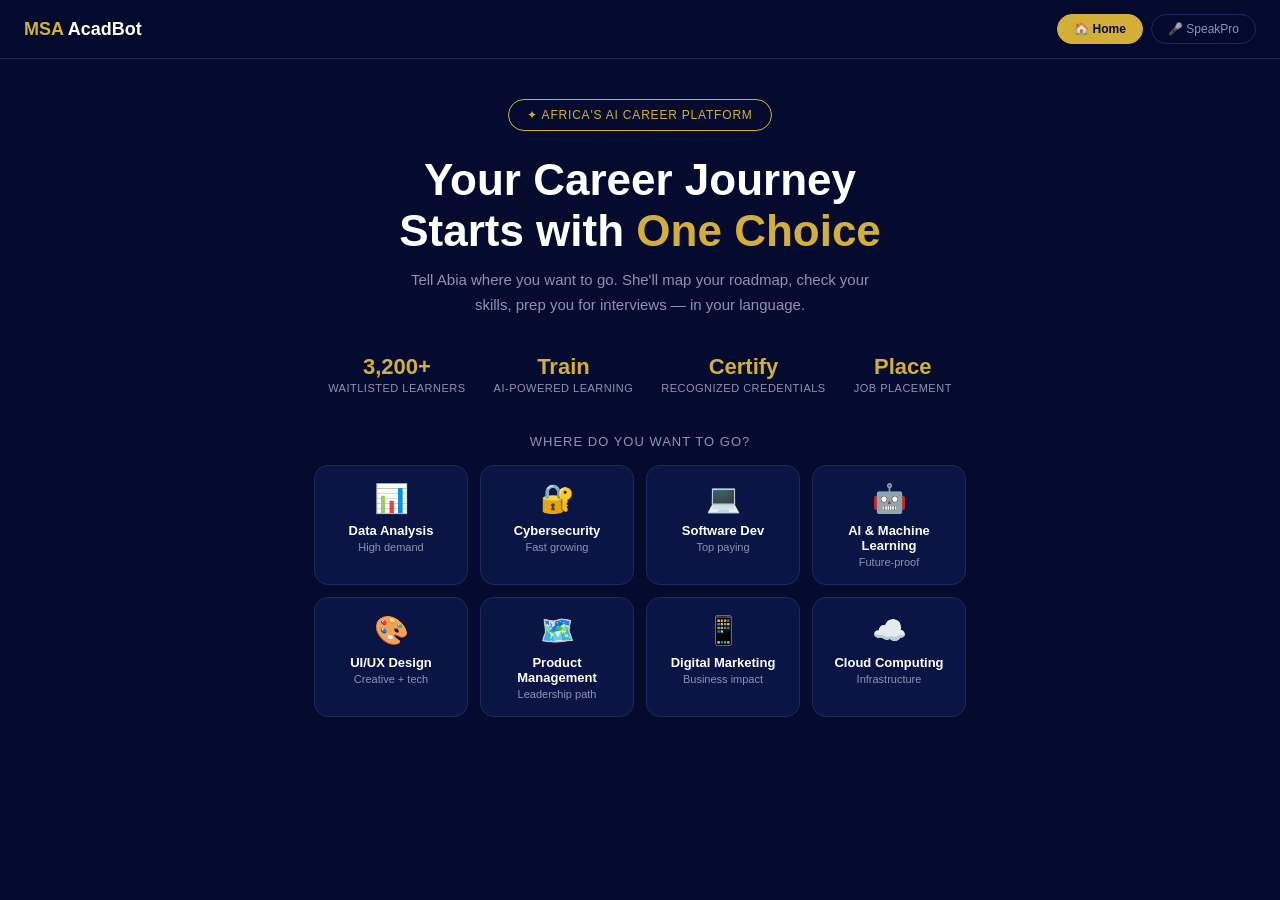
<file: msa_acadbot_demo-1.html>
<!DOCTYPE html>
<html lang="en">
<head>
<meta charset="UTF-8"/>
<meta name="viewport" content="width=device-width, initial-scale=1.0"/>
<title>AcadBot — More Success Academy</title>
<meta http-equiv="Content-Security-Policy" content="default-src 'self' 'unsafe-inline' 'unsafe-eval' https://api.anthropic.com https://fonts.googleapis.com https://fonts.gstatic.com; connect-src 'self' https://api.anthropic.com; style-src 'self' 'unsafe-inline' https://fonts.googleapis.com; font-src https://fonts.gstatic.com;">
<style>
@import url('https://fonts.googleapis.com/css2?family=Space+Grotesk:wght@400;500;600;700&family=Inter:wght@300;400;500;600&display=swap');
*{box-sizing:border-box;margin:0;padding:0;}
:root{
  --navy:#050B2E;--navy2:#0A1445;--navy3:#111A5A;
  --gold:#D4AF37;--gold2:#F0D060;--gold3:rgba(212,175,55,0.15);
  --teal:#00C9B1;--teal2:rgba(0,201,177,0.15);
  --white:#FFFFFF;--muted:#8A94B2;--border:#1E2A5A;
  --red:#FF6B6B;--green:#4CAF50;
}
body{font-family:'Inter',sans-serif;background:var(--navy);color:var(--white);min-height:100vh;overflow-x:hidden;}

/* NAV */
nav{display:flex;align-items:center;justify-content:space-between;padding:14px 24px;border-bottom:1px solid var(--border);background:rgba(5,11,46,0.97);position:sticky;top:0;z-index:200;backdrop-filter:blur(10px);}
.logo{font-family:'Space Grotesk',sans-serif;font-weight:700;font-size:18px;color:var(--gold);}
.logo span{color:var(--white);}
.nav-right{display:flex;gap:8px;align-items:center;}
.tab-btn{padding:7px 16px;border-radius:20px;border:1px solid var(--border);background:transparent;color:var(--muted);font-size:12px;cursor:pointer;font-family:'Inter',sans-serif;transition:all 0.2s;}
.tab-btn.active{background:var(--gold);color:var(--navy);border-color:var(--gold);font-weight:600;}
.tab-btn:hover:not(.active){border-color:var(--gold);color:var(--gold);}

/* SCREENS */
.screen{display:none;animation:fadeIn 0.4s ease;}
.screen.active{display:block;}
@keyframes fadeIn{from{opacity:0;transform:translateY(12px);}to{opacity:1;transform:translateY(0);}}

/* WELCOME SCREEN */
.welcome{padding:40px 24px;max-width:700px;margin:0 auto;text-align:center;}
.welcome-badge{display:inline-flex;align-items:center;gap:8px;padding:8px 18px;border:1px solid var(--gold);border-radius:20px;font-size:12px;color:var(--gold);margin-bottom:24px;letter-spacing:0.8px;text-transform:uppercase;}
.welcome h1{font-family:'Space Grotesk',sans-serif;font-size:clamp(26px,5vw,44px);font-weight:700;line-height:1.15;margin-bottom:12px;}
.welcome h1 em{font-style:normal;color:var(--gold);}
.welcome p{color:var(--muted);font-size:15px;line-height:1.65;margin-bottom:36px;max-width:480px;margin-left:auto;margin-right:auto;}
.stats-row{display:flex;justify-content:center;gap:28px;margin-bottom:40px;flex-wrap:wrap;}
.stat{text-align:center;}
.stat-n{font-family:'Space Grotesk',sans-serif;font-size:22px;font-weight:700;color:var(--gold);}
.stat-l{font-size:11px;color:var(--muted);margin-top:2px;text-transform:uppercase;letter-spacing:0.5px;}
.choose-label{font-size:13px;color:var(--muted);margin-bottom:16px;text-transform:uppercase;letter-spacing:1px;}
.careers-grid{display:grid;grid-template-columns:repeat(auto-fit,minmax(150px,1fr));gap:12px;margin-bottom:32px;}
.career-card{padding:16px 12px;border:1px solid var(--border);border-radius:14px;cursor:pointer;transition:all 0.25s;background:var(--navy2);text-align:center;}
.career-card:hover{border-color:var(--gold);background:var(--gold3);transform:translateY(-2px);}
.career-card .cc-icon{font-size:28px;margin-bottom:8px;}
.career-card .cc-name{font-size:13px;font-weight:600;color:var(--white);}
.career-card .cc-tag{font-size:11px;color:var(--muted);margin-top:3px;}

/* JOURNEY SCREEN */
.journey{max-width:720px;margin:0 auto;padding:20px 16px 40px;}
.journey-header{display:flex;align-items:center;gap:12px;margin-bottom:20px;padding:16px 20px;background:var(--navy2);border-radius:14px;border:1px solid var(--border);}
.jh-back{background:none;border:1px solid var(--border);color:var(--muted);border-radius:8px;padding:6px 12px;cursor:pointer;font-size:12px;font-family:'Inter',sans-serif;transition:all 0.2s;}
.jh-back:hover{border-color:var(--gold);color:var(--gold);}
.jh-icon{font-size:28px;}
.jh-info h2{font-family:'Space Grotesk',sans-serif;font-size:16px;font-weight:700;}
.jh-info p{font-size:12px;color:var(--teal);margin-top:2px;}
.stage-tabs{display:flex;gap:6px;margin-bottom:20px;overflow-x:auto;padding-bottom:4px;}
.stage-tab{padding:8px 14px;border-radius:10px;border:1px solid var(--border);background:transparent;color:var(--muted);font-size:12px;cursor:pointer;font-family:'Inter',sans-serif;white-space:nowrap;transition:all 0.2s;flex-shrink:0;}
.stage-tab.active{background:var(--gold3);border-color:var(--gold);color:var(--gold);font-weight:600;}
.stage-tab.done{border-color:var(--teal);color:var(--teal);}

/* CHAT */
.chat-wrap{border:1px solid var(--border);border-radius:16px;overflow:hidden;}
.chat-top{background:linear-gradient(135deg,#0D1854,#1A2A7A);padding:16px 20px;display:flex;align-items:center;gap:12px;}
.abia-av{width:42px;height:42px;border-radius:50%;background:linear-gradient(135deg,var(--gold),var(--gold2));display:flex;align-items:center;justify-content:center;font-size:20px;flex-shrink:0;}
.abia-name{font-family:'Space Grotesk',sans-serif;font-weight:600;font-size:15px;}
.abia-status{font-size:11px;color:var(--teal);margin-top:2px;display:flex;align-items:center;gap:5px;}
.dot{width:6px;height:6px;border-radius:50%;background:var(--teal);animation:pulse 2s infinite;}
@keyframes pulse{0%,100%{opacity:1;}50%{opacity:0.4;}}
.chat-msgs{background:#080F38;padding:18px;min-height:300px;max-height:380px;overflow-y:auto;display:flex;flex-direction:column;gap:14px;}
.msg{display:flex;gap:10px;align-items:flex-start;animation:msgIn 0.3s ease;}
@keyframes msgIn{from{opacity:0;transform:translateY(6px);}to{opacity:1;transform:translateY(0);}}
.msg.user{flex-direction:row-reverse;}
.av{width:32px;height:32px;border-radius:50%;display:flex;align-items:center;justify-content:center;font-size:13px;flex-shrink:0;font-weight:700;}
.msg.bot .av{background:linear-gradient(135deg,var(--gold),var(--gold2));font-size:16px;}
.msg.user .av{background:var(--teal);color:var(--navy);}
.bubble{max-width:80%;padding:11px 15px;border-radius:14px;font-size:13.5px;line-height:1.6;}
.msg.bot .bubble{background:#111A4A;border:1px solid var(--border);border-top-left-radius:4px;}
.msg.user .bubble{background:linear-gradient(135deg,#1A3A7A,#0D2060);border-top-right-radius:4px;}
.msg-footer{display:flex;align-items:center;gap:8px;margin-top:5px;}
.msg-time{font-size:10px;color:var(--muted);}
.listen-btn{background:none;border:1px solid var(--border);border-radius:10px;padding:3px 10px;font-size:11px;color:var(--muted);cursor:pointer;display:flex;align-items:center;gap:4px;font-family:'Inter',sans-serif;transition:all 0.2s;}
.listen-btn:hover{border-color:var(--gold);color:var(--gold);}
.listen-btn.playing{border-color:var(--teal);color:var(--teal);}
.typing-dots{display:flex;gap:4px;padding:12px 15px;}
.typing-dots span{width:6px;height:6px;background:var(--gold);border-radius:50%;animation:bounce 1.2s infinite;}
.typing-dots span:nth-child(2){animation-delay:0.2s;}
.typing-dots span:nth-child(3){animation-delay:0.4s;}
@keyframes bounce{0%,60%,100%{transform:translateY(0);}30%{transform:translateY(-7px);}}

/* ROADMAP CARDS */
.roadmap{display:flex;flex-direction:column;gap:10px;margin:12px 0;}
.rm-step{display:flex;gap:12px;align-items:flex-start;padding:12px;background:#111A4A;border-radius:10px;border:1px solid var(--border);}
.rm-num{width:28px;height:28px;border-radius:50%;background:var(--gold3);border:1px solid var(--gold);display:flex;align-items:center;justify-content:center;font-size:12px;font-weight:700;color:var(--gold);flex-shrink:0;}
.rm-text h4{font-size:13px;font-weight:600;margin-bottom:3px;}
.rm-text p{font-size:12px;color:var(--muted);line-height:1.5;}
.msa-offer{background:var(--gold3);border:1px solid var(--gold);border-radius:10px;padding:12px;margin-top:8px;}
.msa-offer-title{font-size:11px;color:var(--gold);font-weight:700;text-transform:uppercase;letter-spacing:0.5px;margin-bottom:8px;}
.offer-pills{display:flex;flex-wrap:wrap;gap:6px;}
.offer-pill{padding:4px 12px;border-radius:12px;background:rgba(212,175,55,0.2);border:1px solid var(--gold);font-size:11px;color:var(--gold);}

/* SKILLS CHECK */
.skills-check{display:flex;flex-direction:column;gap:8px;margin:10px 0;}
.skill-item{display:flex;align-items:center;justify-content:space-between;padding:10px 14px;background:#111A4A;border-radius:10px;border:1px solid var(--border);}
.skill-item span{font-size:13px;}
.skill-btns{display:flex;gap:6px;}
.sk-btn{padding:4px 12px;border-radius:8px;border:none;font-size:11px;cursor:pointer;font-family:'Inter',sans-serif;font-weight:600;transition:all 0.2s;}
.sk-btn.yes{background:rgba(76,175,80,0.2);color:#4CAF50;border:1px solid #4CAF50;}
.sk-btn.no{background:rgba(255,107,107,0.2);color:var(--red);border:1px solid var(--red);}
.sk-btn.yes:hover{background:#4CAF50;color:white;}
.sk-btn.no:hover{background:var(--red);color:white;}

/* INPUT AREA */
.input-area{background:#0A1240;border-top:1px solid var(--gold);padding:14px 16px;}
.quick-row{display:flex;gap:6px;margin-bottom:10px;overflow-x:auto;padding-bottom:4px;}
.qk{padding:5px 12px;border-radius:14px;border:1px solid var(--border);background:transparent;color:var(--muted);font-size:11px;cursor:pointer;white-space:nowrap;font-family:'Inter',sans-serif;transition:all 0.2s;flex-shrink:0;}
.qk:hover{border-color:var(--gold);color:var(--gold);}
.input-row{display:flex;gap:8px;align-items:center;}
.txt-input{flex:1;background:#050B2E;border:1px solid var(--border);border-radius:10px;padding:11px 14px;color:var(--white);font-size:13px;font-family:'Inter',sans-serif;outline:none;transition:border-color 0.2s;}
.txt-input:focus{border-color:var(--gold);}
.txt-input::placeholder{color:var(--muted);}
.mic-btn{width:40px;height:40px;border-radius:10px;border:1px solid var(--border);background:transparent;color:var(--muted);cursor:pointer;display:flex;align-items:center;justify-content:center;font-size:18px;transition:all 0.2s;flex-shrink:0;}
.mic-btn:hover{border-color:var(--teal);color:var(--teal);}
.mic-btn.recording{border-color:var(--red);color:var(--red);background:rgba(255,107,107,0.1);animation:rec 1s infinite;}
@keyframes rec{0%,100%{opacity:1;}50%{opacity:0.5;}}
.send-btn{padding:11px 18px;background:var(--gold);border:none;border-radius:10px;color:var(--navy);font-weight:700;cursor:pointer;font-family:'Space Grotesk',sans-serif;font-size:13px;transition:all 0.2s;flex-shrink:0;}
.send-btn:hover{background:var(--gold2);}
.send-btn:disabled{opacity:0.4;cursor:not-allowed;}
.input-hint{font-size:10px;color:var(--muted);margin-top:8px;text-align:center;}

/* SPEAKPRO SCREEN */
.speakpro{max-width:720px;margin:0 auto;padding:20px 16px 40px;}
.sp-header{background:linear-gradient(135deg,#003D35,#005A4F);border-radius:14px 14px 0 0;padding:16px 20px;display:flex;align-items:center;gap:12px;border:1px solid #00C9B140;border-bottom:none;}
.sp-av{width:42px;height:42px;border-radius:50%;background:linear-gradient(135deg,var(--teal),#00A090);display:flex;align-items:center;justify-content:center;font-size:20px;}
.sp-name{font-family:'Space Grotesk',sans-serif;font-weight:600;font-size:15px;}
.sp-status{font-size:11px;color:var(--teal);margin-top:2px;display:flex;align-items:center;gap:5px;}
.sp-modes{display:flex;gap:8px;background:#081A18;border:1px solid #00C9B130;border-top:none;border-bottom:none;padding:12px 16px;}
.sp-mode{flex:1;padding:9px;border-radius:10px;border:1px solid #00C9B130;background:transparent;color:var(--muted);font-size:12px;cursor:pointer;font-family:'Inter',sans-serif;text-align:center;transition:all 0.2s;}
.sp-mode.active{background:var(--teal2);border-color:var(--teal);color:var(--teal);font-weight:600;}
.sp-msgs{background:#060F0E;border:1px solid #00C9B130;border-top:none;border-bottom:none;padding:18px;min-height:300px;max-height:380px;overflow-y:auto;display:flex;flex-direction:column;gap:14px;}
.sp-msg.bot .bubble{background:#0A1F1D;border:1px solid #00C9B130;border-top-left-radius:4px;}
.sp-msg.user .bubble{background:linear-gradient(135deg,#003D35,#005A4F);border-top-right-radius:4px;}
.sp-msg.bot .av{background:linear-gradient(135deg,var(--teal),#00A090);}
.fb-box{background:#0A1F1D;border:1px solid var(--teal);border-radius:10px;padding:12px;margin-top:8px;}
.fb-title{color:var(--teal);font-size:11px;font-weight:700;text-transform:uppercase;letter-spacing:0.5px;margin-bottom:8px;}
.scores{display:flex;gap:8px;flex-wrap:wrap;margin-top:8px;}
.score-pill{padding:4px 12px;border-radius:10px;font-size:11px;font-weight:600;}
.score-pill.good{background:rgba(0,201,177,0.2);color:var(--teal);border:1px solid var(--teal);}
.score-pill.warn{background:rgba(212,175,55,0.2);color:var(--gold);border:1px solid var(--gold);}
.sp-input{background:#081A18;border:1px solid #00C9B130;border-top:1px solid var(--teal);border-radius:0 0 14px 14px;padding:14px 16px;}
.sp-txt{width:100%;background:#050B2E;border:1px solid #00C9B130;border-radius:10px;padding:11px 14px;color:var(--white);font-size:13px;font-family:'Inter',sans-serif;outline:none;resize:none;transition:border-color 0.2s;margin-bottom:10px;}
.sp-txt:focus{border-color:var(--teal);}
.sp-txt::placeholder{color:var(--muted);}
.sp-row{display:flex;gap:8px;}
.sp-send{flex:1;padding:11px;background:var(--teal);border:none;border-radius:10px;color:var(--navy);font-weight:700;cursor:pointer;font-family:'Space Grotesk',sans-serif;font-size:13px;transition:all 0.2s;}
.sp-send:hover{background:#00E5CC;}
.sp-send:disabled{opacity:0.4;cursor:not-allowed;}
.sp-mic{width:44px;height:44px;border-radius:10px;border:1px solid #00C9B130;background:transparent;color:var(--muted);cursor:pointer;display:flex;align-items:center;justify-content:center;font-size:18px;transition:all 0.2s;}
.sp-mic:hover{border-color:var(--teal);color:var(--teal);}
.sp-mic.recording{border-color:var(--red);color:var(--red);background:rgba(255,107,107,0.1);animation:rec 1s infinite;}

/* SCROLLBAR */
::-webkit-scrollbar{width:3px;}
::-webkit-scrollbar-thumb{background:var(--border);border-radius:4px;}

@media(max-width:540px){
  .careers-grid{grid-template-columns:repeat(2,1fr);}
  .stats-row{gap:16px;}
  .quick-row{display:none;}
}
</style>
</head>
<body>

<nav>
  <div class="logo">MSA <span>AcadBot</span></div>
  <div class="nav-right">
    <button class="tab-btn active" onclick="showScreen('welcome')">🏠 Home</button>
    <button class="tab-btn" onclick="showScreen('speakpro')">🎤 SpeakPro</button>
  </div>
</nav>

<!-- WELCOME SCREEN -->
<div id="screen-welcome" class="screen active">
<div class="welcome">
  <div class="welcome-badge">✦ Africa's AI Career Platform</div>
  <h1>Your Career Journey<br/>Starts with <em>One Choice</em></h1>
  <p>Tell Abia where you want to go. She'll map your roadmap, check your skills, prep you for interviews — in your language.</p>
  <div class="stats-row">
    <div class="stat"><div class="stat-n">3,200+</div><div class="stat-l">Waitlisted Learners</div></div>
    <div class="stat"><div class="stat-n">Train</div><div class="stat-l">AI-Powered Learning</div></div>
    <div class="stat"><div class="stat-n">Certify</div><div class="stat-l">Recognized Credentials</div></div>
    <div class="stat"><div class="stat-n">Place</div><div class="stat-l">Job Placement</div></div>
  </div>
  <div class="choose-label">Where do you want to go?</div>
  <div class="careers-grid" id="careersGrid"></div>
</div>
</div>

<!-- JOURNEY SCREEN -->
<div id="screen-journey" class="screen">
<div class="journey">
  <div class="journey-header">
    <button class="jh-back" onclick="showScreen('welcome')">← Back</button>
    <div class="jh-icon" id="jhIcon">📊</div>
    <div class="jh-info">
      <h2 id="jhTitle">Data Analysis</h2>
      <p><span class="dot"></span>Abia is guiding your journey</p>
    </div>
  </div>
  <div class="stage-tabs" id="stageTabs"></div>
  <div class="chat-wrap">
    <div class="chat-top">
      <div class="abia-av">🎓</div>
      <div>
        <div class="abia-name">Abia — MSA AI Guide</div>
        <div class="abia-status"><span class="dot"></span>Online · Responds in your language</div>
      </div>
    </div>
    <div class="chat-msgs" id="chatMsgs"></div>
    <div class="input-area">
      <div class="quick-row" id="quickRow"></div>
      <div class="input-row">
        <input class="txt-input" id="chatInput" placeholder="Type or speak your question..." onkeydown="if(event.key==='Enter')sendChat()"/>
        <button class="mic-btn" id="micBtn" onclick="toggleMic('chat')" title="Speak">🎙️</button>
        <button class="send-btn" id="sendBtn" onclick="sendChat()">Send →</button>
      </div>
      <div class="input-hint">💬 Type in any language — English, French, Yoruba, Hausa, Igbo...</div>
    </div>
  </div>
</div>
</div>

<!-- SPEAKPRO SCREEN -->
<div id="screen-speakpro" class="screen">
<div class="speakpro">
  <h2 style="font-family:'Space Grotesk',sans-serif;margin-bottom:20px;text-align:center;">SpeakPro <span style="color:var(--teal)">AI Coach</span></h2>
  <div class="sp-header">
    <div class="sp-av">🎤</div>
    <div>
      <div class="sp-name">SpeakPro — Communication Coach</div>
      <div class="sp-status"><span class="dot" style="background:var(--teal)"></span>Online · Real-time feedback</div>
    </div>
  </div>
  <div class="sp-modes">
    <button class="sp-mode active" id="spMode1" onclick="setSpMode('interview')">🎯 Mock Interview</button>
    <button class="sp-mode" id="spMode2" onclick="setSpMode('writing')">✍️ Writing Feedback</button>
  </div>
  <div class="sp-msgs" id="spMsgs"></div>
  <div class="sp-input">
    <textarea class="sp-txt" id="spInput" rows="2" placeholder="Type your answer or paste your text..." onkeydown="if(event.key==='Enter'&&!event.shiftKey){event.preventDefault();sendSpeak();}"></textarea>
    <div class="sp-row">
      <button class="sp-mic" id="spMic" onclick="toggleMic('speak')" title="Speak your answer">🎙️</button>
      <button class="sp-send" id="spSend" onclick="sendSpeak()">Send to Coach →</button>
    </div>
    <div class="input-hint" style="margin-top:8px;">🌍 Speak or type in any language</div>
  </div>
</div>
</div>

<script>
// ─── DATA ───────────────────────────────────────────────────
const CAREERS = [
  {id:'data',icon:'📊',name:'Data Analysis',tag:'High demand',color:'#D4AF37',
   skills:['Microsoft Excel / Google Sheets','SQL & Database Querying','Python for Data Analysis','Data Visualization (Power BI / Tableau)','Statistical Thinking'],
   roadmap:[
     {title:'Foundation',desc:'Learn Excel, SQL, and basic statistics. Understand how data is structured.'},
     {title:'Core Skills',desc:'Master Python (Pandas, NumPy), data cleaning, and exploratory analysis.'},
     {title:'Visualization',desc:'Build dashboards in Power BI or Tableau. Tell stories with data.'},
     {title:'Certification',desc:'Earn MSA Data Analysis Certification. Build 2 portfolio projects.'},
     {title:'Placement',desc:'Apply to roles via MSA Job Board. Interview prep with Abia.'}
   ],
   courses:['Data Analysis Fundamentals','Python for Analysts','SQL Masterclass','Power BI Dashboard Course'],
   interviews:['Tell me about a time you used data to solve a problem.','How do you handle missing or inconsistent data?','Walk me through a dashboard you have built.','What is the difference between correlation and causation?','How would you explain your findings to a non-technical manager?']
  },
  {id:'cyber',icon:'🔐',name:'Cybersecurity',tag:'Fast growing',color:'#FF6B6B',
   skills:['Networking Fundamentals','Operating Systems (Linux/Windows)','Ethical Hacking Basics','Security Frameworks (NIST, ISO 27001)','Incident Response'],
   roadmap:[
     {title:'Foundation',desc:'Understand networking, operating systems, and how attacks happen.'},
     {title:'Core Skills',desc:'Learn ethical hacking, penetration testing, and security tools like Wireshark, Kali Linux.'},
     {title:'Specialization',desc:'Choose a track: SOC Analyst, Pen Tester, or GRC (Governance, Risk, Compliance).'},
     {title:'Certification',desc:'Pursue CompTIA Security+ or CEH. MSA Cybersecurity Certification available.'},
     {title:'Placement',desc:'Apply to security roles. Practice with Abia on technical interview scenarios.'}
   ],
   courses:['Cybersecurity Fundamentals','Ethical Hacking Basics','Network Security','Security+ Exam Prep'],
   interviews:['What is the difference between a virus and a worm?','How would you respond to a phishing attack on an organization?','Explain the CIA triad.','What tools do you use for vulnerability scanning?','How do you stay updated with the latest security threats?']
  },
  {id:'software',icon:'💻',name:'Software Dev',tag:'Top paying',color:'#00C9B1',
   skills:['HTML, CSS & JavaScript','React or Vue.js','Backend (Node.js / Python)','Databases (SQL & NoSQL)','Git & Version Control'],
   roadmap:[
     {title:'Frontend',desc:'Master HTML, CSS, and JavaScript. Build responsive websites.'},
     {title:'Framework',desc:'Learn React.js. Build interactive applications and SPAs.'},
     {title:'Backend',desc:'Learn Node.js or Python/Django. Understand APIs and databases.'},
     {title:'Full Stack',desc:'Connect frontend and backend. Deploy apps to cloud platforms.'},
     {title:'Placement',desc:'Build 3 portfolio projects. MSA certifies and connects you to employers.'}
   ],
   courses:['Web Development Fundamentals','React.js Mastery','Backend Development with Node','Full Stack Bootcamp'],
   interviews:['What is the difference between REST and GraphQL?','Explain how you would build a login system.','What is version control and why is it important?','How do you debug a problem in your code?','Describe a project you built from scratch.']
  },
  {id:'ai',icon:'🤖',name:'AI & Machine Learning',tag:'Future-proof',color:'#9B59B6',
   skills:['Python Programming','Mathematics (Linear Algebra, Statistics)','Machine Learning Algorithms','Deep Learning (TensorFlow/PyTorch)','Prompt Engineering & LLMs'],
   roadmap:[
     {title:'Python & Math',desc:'Strong Python skills + linear algebra and statistics are your foundation.'},
     {title:'ML Fundamentals',desc:'Supervised, unsupervised learning. Scikit-learn. Model evaluation.'},
     {title:'Deep Learning',desc:'Neural networks, CNNs, RNNs. TensorFlow or PyTorch.'},
     {title:'LLMs & Agents',desc:'Work with large language models, prompt engineering, and agentic AI systems.'},
     {title:'Placement',desc:'MSA AI Certification + portfolio of projects = job-ready.'}
   ],
   courses:['Python for AI','Machine Learning Fundamentals','Deep Learning with TensorFlow','Prompt Engineering Masterclass'],
   interviews:['What is the difference between supervised and unsupervised learning?','How do you handle overfitting in a model?','Explain what a neural network is in simple terms.','What experience do you have with large language models?','How would you evaluate whether an AI model is performing well?']
  },
  {id:'uiux',icon:'🎨',name:'UI/UX Design',tag:'Creative + tech',color:'#E91E8C',
   skills:['Figma & Design Tools','User Research Methods','Wireframing & Prototyping','Design Systems','Usability Testing'],
   roadmap:[
     {title:'Design Basics',desc:'Learn design principles, typography, color theory, and visual hierarchy.'},
     {title:'Figma',desc:'Master Figma for wireframes, mockups, and interactive prototypes.'},
     {title:'UX Process',desc:'User research, personas, user journeys, and usability testing.'},
     {title:'Design Systems',desc:'Build and maintain component libraries. Work with developers.'},
     {title:'Placement',desc:'Portfolio of 3 case studies. MSA connects you with product teams.'}
   ],
   courses:['UI Design Fundamentals','Figma Mastery','UX Research Methods','Product Design for Startups'],
   interviews:['Walk me through your design process from research to delivery.','How do you handle feedback from developers or stakeholders?','What is the difference between UI and UX?','Show me a case study of a problem you solved with design.','How do you design for users with limited digital literacy?']
  },
  {id:'product',icon:'🗺️',name:'Product Management',tag:'Leadership path',color:'#FF9800',
   skills:['Product Strategy & Roadmapping','User Story Writing','Data-Driven Decision Making','Stakeholder Management','Agile & Scrum Methodologies'],
   roadmap:[
     {title:'PM Basics',desc:'Understand the product lifecycle, user personas, and how to define problems.'},
     {title:'Frameworks',desc:'Learn Agile, Scrum, and OKRs. Write user stories and PRDs.'},
     {title:'Data & Analytics',desc:'Use data to make product decisions. Learn basic SQL and analytics tools.'},
     {title:'Leadership',desc:'Manage cross-functional teams. Communicate vision to engineers and designers.'},
     {title:'Placement',desc:'MSA PM Certification + case study portfolio = product career.'}
   ],
   courses:['Introduction to Product Management','Agile & Scrum for PMs','Product Analytics','Writing Great PRDs'],
   interviews:['How do you prioritize features when everything seems urgent?','Tell me about a product you love and what you would improve.','How do you gather user requirements?','Describe a time you made a data-driven product decision.','How do you work with engineers and designers?']
  },
  {id:'digital',icon:'📱',name:'Digital Marketing',tag:'Business impact',color:'#2196F3',
   skills:['SEO & Content Strategy','Social Media Marketing','Google & Meta Ads','Email Marketing','Analytics (GA4)'],
   roadmap:[
     {title:'Foundations',desc:'Understand the digital marketing funnel, buyer personas, and content strategy.'},
     {title:'Channels',desc:'Master SEO, social media, email marketing, and paid ads.'},
     {title:'Analytics',desc:'Use Google Analytics 4, Meta Insights, and UTM tracking to measure results.'},
     {title:'Campaigns',desc:'Plan and run end-to-end marketing campaigns with clear KPIs.'},
     {title:'Placement',desc:'MSA Digital Marketing Certification + portfolio campaigns = hired.'}
   ],
   courses:['Digital Marketing Fundamentals','SEO & Content Mastery','Paid Ads (Google & Meta)','Email Marketing with Analytics'],
   interviews:['How would you grow a brand from zero on social media?','What metrics do you track to measure campaign success?','How do you approach SEO for a new website?','Describe a campaign you ran and its results.','What tools do you use for digital marketing?']
  },
  {id:'cloud',icon:'☁️',name:'Cloud Computing',tag:'Infrastructure',color:'#00BCD4',
   skills:['Cloud Fundamentals (AWS/Azure/GCP)','Networking in the Cloud','Infrastructure as Code','DevOps & CI/CD','Cloud Security'],
   roadmap:[
     {title:'Cloud Basics',desc:'Understand cloud concepts: IaaS, PaaS, SaaS. Choose AWS, Azure, or GCP.'},
     {title:'Core Services',desc:'Learn compute, storage, networking, and databases in your chosen cloud.'},
     {title:'DevOps',desc:'CI/CD pipelines, Docker, Kubernetes, and Infrastructure as Code (Terraform).'},
     {title:'Security',desc:'Cloud security best practices, IAM, compliance, and monitoring.'},
     {title:'Certification',desc:'AWS Cloud Practitioner or Azure Fundamentals. MSA supports your prep.'}
   ],
   courses:['Cloud Computing Fundamentals','AWS for Beginners','Azure Fundamentals','DevOps & CI/CD Pipelines'],
   interviews:['What is the difference between IaaS, PaaS, and SaaS?','How do you secure a cloud environment?','Explain what a VPC is and why it matters.','What is Infrastructure as Code and why use it?','How would you reduce cloud costs for a startup?']
  }
];

// ─── STATE ──────────────────────────────────────────────────
let currentCareer = null;
let chatHistory = [];
let spHistory = [];
let spMode = 'interview';
let currentStage = 'roadmap';
let msgCount = 0;
let recognition = null;
let activeRecognition = null;
let currentSpeech = null;

// ─── INIT ────────────────────────────────────────────────────
window.onload = () => {
  renderCareers();
  initSpeakPro();
};

function renderCareers() {
  const grid = document.getElementById('careersGrid');
  CAREERS.forEach(c => {
    const card = document.createElement('div');
    card.className = 'career-card';
    card.innerHTML = `<div class="cc-icon">${c.icon}</div><div class="cc-name">${c.name}</div><div class="cc-tag">${c.tag}</div>`;
    card.onclick = () => startJourney(c);
    grid.appendChild(card);
  });
}

// ─── JOURNEY ─────────────────────────────────────────────────
function startJourney(career) {
  currentCareer = career;
  chatHistory = [];
  msgCount = 0;
  currentStage = 'roadmap';

  document.getElementById('jhIcon').textContent = career.icon;
  document.getElementById('jhTitle').textContent = career.name;

  renderStageTabs();
  showScreen('journey');
  clearChat();
  loadStage('roadmap');
}

const STAGES = [
  {id:'roadmap',label:'📍 Roadmap'},
  {id:'skills',label:'✅ Skills Check'},
  {id:'interview',label:'🎯 Interview Prep'},
  {id:'courses',label:'📚 MSA Courses'}
];

function renderStageTabs() {
  const tabs = document.getElementById('stageTabs');
  tabs.innerHTML = '';
  STAGES.forEach(s => {
    const btn = document.createElement('button');
    btn.className = 'stage-tab' + (s.id === currentStage ? ' active' : '');
    btn.textContent = s.label;
    btn.id = `stab-${s.id}`;
    btn.onclick = () => loadStage(s.id);
    tabs.appendChild(btn);
  });
}

function loadStage(stage) {
  currentStage = stage;
  document.querySelectorAll('.stage-tab').forEach(t => t.classList.remove('active'));
  const activeTab = document.getElementById(`stab-${stage}`);
  if (activeTab) activeTab.classList.add('active');

  clearChat();
  setQuickPrompts(stage);

  if (stage === 'roadmap') showRoadmap();
  else if (stage === 'skills') showSkillsCheck();
  else if (stage === 'interview') showInterviewPrep();
  else if (stage === 'courses') showCourses();
}

async function showRoadmap() {
  const c = currentCareer;
  const roadmapHTML = `
    <div style="font-size:13px;color:var(--muted);margin-bottom:10px;">Here is your personalized roadmap for <strong style="color:var(--gold)">${c.name}</strong>:</div>
    <div class="roadmap">
      ${c.roadmap.map((s,i)=>`<div class="rm-step"><div class="rm-num">${i+1}</div><div class="rm-text"><h4>${s.title}</h4><p>${s.desc}</p></div></div>`).join('')}
    </div>
    <div style="font-size:13px;color:var(--muted);margin-top:12px;">Ask me anything about this roadmap or tell me your current level and I'll guide you step by step. 🎯</div>`;

  addBotMsg(`Welcome! I'm Abia, your MSA career guide. You've chosen <strong>${c.name}</strong> — an excellent path with strong demand across Africa. ${roadmapHTML}`, false, true);
  setupJourneyChat();
}

function showSkillsCheck() {
  const c = currentCareer;
  const skillsHTML = `
    <div style="font-size:13px;color:var(--muted);margin-bottom:10px;">Let's assess where you stand. Do you already have these skills?</div>
    <div class="skills-check" id="skillsCheck">
      ${c.skills.map((s,i)=>`
        <div class="skill-item" id="skill-${i}">
          <span>${s}</span>
          <div class="skill-btns">
            <button class="sk-btn yes" onclick="markSkill(${i},'yes')">✓ Yes</button>
            <button class="sk-btn no" onclick="markSkill(${i},'no')">✗ No</button>
          </div>
        </div>`).join('')}
    </div>`;

  addBotMsg(`Let me check your current skill level for <strong>${c.name}</strong>. ${skillsHTML}`, false, true);
  setupJourneyChat();
}

let skillResults = {};
function markSkill(i, val) {
  skillResults[i] = val;
  const item = document.getElementById(`skill-${i}`);
  if (item) {
    item.style.borderColor = val === 'yes' ? 'var(--green)' : 'var(--red)';
    item.style.background = val === 'yes' ? 'rgba(76,175,80,0.1)' : 'rgba(255,107,107,0.1)';
  }
  const c = currentCareer;
  if (Object.keys(skillResults).length === c.skills.length) {
    const gaps = c.skills.filter((_,i) => skillResults[i] === 'no');
    const msg = gaps.length === 0
      ? `Amazing! You already have all the key skills for <strong>${c.name}</strong>. Let us move to interview prep to get you fully job-ready!`
      : `Great self-assessment! You have gaps in: <strong>${gaps.join(', ')}</strong>. MSA has courses that cover all of these. Check the <strong>MSA Courses</strong> tab to close your gaps, then come back for interview prep! 💪`;
    setTimeout(() => addBotMsg(msg, true), 500);
    skillResults = {};
  }
}

function showInterviewPrep() {
  const c = currentCareer;
  const q = c.interviews[0];
  addBotMsg(`Let us prepare you for <strong>${c.name}</strong> interviews. I will ask you questions one at a time and give you feedback on each answer. Question 1: ${q}. Take your time and type or speak your answer!`, true, false);
  chatHistory.push({role:'assistant', content: `Interview prep for ${c.name}. First question: ${q}`});
  setupJourneyChat(true);
}

function showCourses() {
  const c = currentCareer;
  const coursesHTML = `
    <div style="font-size:13px;color:var(--muted);margin-bottom:12px;">These MSA-certified courses will take you from beginner to job-ready in <strong style="color:var(--gold)">${c.name}</strong>:</div>
    <div class="msa-offer">
      <div class="msa-offer-title">📚 Available on AcadBot</div>
      <div class="offer-pills">${c.courses.map(course=>`<div class="offer-pill">${course}</div>`).join('')}</div>
    </div>
    <div style="font-size:13px;color:var(--muted);margin-top:14px;">All courses include <strong style="color:var(--gold)">MSA certification</strong> and career placement support. Ask me about any course or your next steps! 🎓</div>`;

  addBotMsg(`Here is what MSA offers to help you master <strong>${c.name}</strong>: ${coursesHTML}`, false, true);
  setupJourneyChat();
}

function setupJourneyChat(isInterview = false) {
  const sys = isInterview ? getInterviewSystem() : getGuideSystem();
  document.getElementById('chatInput').onkeydown = (e) => { if(e.key==='Enter') sendChat(); };
}

function getGuideSystem() {
  return `You are Abia, the AI career guide for More Success Academy (MSA), an African EdTech platform. The learner has chosen ${currentCareer?.name} as their career path. Current stage: ${currentStage}. 
  
  MSA mission: Train. Certify. Place. Products: AcadBot (AI LMS) and SpeakPro (communication training). 3,200+ waitlisted learners. NJFP-approved host.
  
  Your role: Guide the learner through their ${currentCareer?.name} career journey. Give practical, encouraging, Africa-relevant advice. Reference MSA courses when relevant: ${currentCareer?.courses?.join(', ')}.
  
  CRITICAL: Detect the language the user writes in and ALWAYS respond in that SAME language. Keep responses helpful, concise, and warm. Use emojis sparingly. Never exceed 4 sentences unless showing structured content.`;
}

function getInterviewSystem() {
  return `You are Abia, an AI interview coach for More Success Academy (MSA), helping a learner prepare for ${currentCareer?.name} job interviews in Africa.
  
  Process: 1) When the learner answers a question, give specific feedback — what was strong, what to improve, one practical tip. 2) Then ask the NEXT interview question from this list (don't repeat): ${currentCareer?.interviews?.join(' | ')}. Keep cycling through them.
  
  Be warm, specific, and encouraging. Give real feedback — not just praise. Tell them exactly how to improve.
  
  CRITICAL: Detect the language the user writes in and ALWAYS respond in that SAME language. Keep feedback focused and actionable.`;
}

async function sendChat() {
  const input = document.getElementById('chatInput');
  const text = input.value.trim();
  if (!text) return;
  input.value = '';
  document.getElementById('sendBtn').disabled = true;

  addUserMsg(text);
  chatHistory.push({role:'user', content: text});
  showTypingIndicator('chatMsgs','chat-typing');

  const system = currentStage === 'interview' ? getInterviewSystem() : getGuideSystem();

  try {
    const reply = await callClaude(chatHistory, system);
    chatHistory.push({role:'assistant', content: reply});
    removeTyping('chat-typing');
    addBotMsg(reply, true);
  } catch(e) {
    removeTyping('chat-typing');
    addBotMsg('Sorry, I had a moment. Please try again! 🙏', true);
  }
  document.getElementById('sendBtn').disabled = false;
}

function setQuickPrompts(stage) {
  const row = document.getElementById('quickRow');
  row.innerHTML = '';
  const prompts = {
    roadmap: ['How long will this take?','Where do I start?','What jobs can I get?'],
    skills: ['I am a complete beginner','I have some experience','Which skill is most important?'],
    interview: ['Give me another question','How do I improve my answer?','What do employers look for?'],
    courses: ['How do I enroll?','Are courses free?','Do I get a certificate?']
  };
  (prompts[stage]||[]).forEach(p => {
    const btn = document.createElement('button');
    btn.className = 'qk';
    btn.textContent = p;
    btn.onclick = () => { document.getElementById('chatInput').value = p; sendChat(); };
    row.appendChild(btn);
  });
}

// ─── SPEAKPRO ────────────────────────────────────────────────
function initSpeakPro() {
  spHistory = [];
  addSpMsg('bot', `Welcome to <strong>SpeakPro</strong>! I'm your AI communication coach from More Success Academy.<br/><br/>Choose <em>Mock Interview</em> to practice with real questions and get feedback, or <em>Writing Feedback</em> to improve any email, message, or speech.<br/><br/>You can type <strong>or speak</strong> your answers! 🎤`, true);
}

function setSpMode(mode) {
  spMode = mode;
  spHistory = [];
  document.getElementById('spMode1').classList.toggle('active', mode==='interview');
  document.getElementById('spMode2').classList.toggle('active', mode==='writing');
  document.getElementById('spMsgs').innerHTML = '';

  const welcomes = {
    interview: `Let's begin your mock interview! I'll ask realistic interview questions and give you detailed feedback.<br/><br/>🎯 <strong>First Question:</strong><br/><em>"Tell me about yourself — your background, what you've done, and where you're headed professionally."</em><br/><br/>Take your time. Type or speak your answer!`,
    writing: `Share any text with me — an email, cover letter, WhatsApp message, speech, or any communication — and I'll give you feedback on clarity, tone, professionalism, and impact. I'll also suggest improvements! ✍️`
  };
  addSpMsg('bot', welcomes[mode], true);
  document.getElementById('spInput').placeholder = mode === 'interview' ? 'Type your interview answer here...' : 'Paste your email, message, or text here...';
}

async function sendSpeak() {
  const input = document.getElementById('spInput');
  const text = input.value.trim();
  if (!text) return;
  input.value = '';
  document.getElementById('spSend').disabled = true;

  addSpMsg('user', text, false);
  spHistory.push({role:'user', content: text});
  showTypingIndicator('spMsgs','sp-typing');

  const system = spMode === 'interview'
    ? `You are SpeakPro, an AI interview coach from More Success Academy (MSA). Ask realistic job interview questions one at a time. When the learner answers, give specific feedback: 1) What was strong, 2) What to improve, 3) One practical tip. Then ask the next question. Cover: tell me about yourself, strengths/weaknesses, situational, career goals, teamwork, handling pressure. CRITICAL: Detect the language and respond in SAME language. Be warm and specific.`
    : `You are SpeakPro, an AI writing coach from More Success Academy (MSA). When the user shares text, give feedback on: 1) Clarity, 2) Tone & Professionalism, 3) Impact, 4) One improved version or key edits. End with scores out of 10 for Clarity, Professionalism, and Impact. CRITICAL: Detect the language and respond in SAME language. Be encouraging and specific.`;

  try {
    const reply = await callClaude(spHistory, system);
    spHistory.push({role:'assistant', content: reply});
    removeTyping('sp-typing');
    addSpMsg('bot', reply, true);
  } catch(e) {
    removeTyping('sp-typing');
    addSpMsg('bot', 'Something went wrong. Please try again! 🙏', false);
  }
  document.getElementById('spSend').disabled = false;
}

// ─── VOICE ───────────────────────────────────────────────────
function toggleMic(target) {
  const SpeechRecognition = window.SpeechRecognition || window.webkitSpeechRecognition;
  if (!SpeechRecognition) {
    alert('Voice input not supported. Please use Chrome or Edge browser.');
    return;
  }

  const btnId = target === 'chat' ? 'micBtn' : 'spMic';
  const inputId = target === 'chat' ? 'chatInput' : 'spInput';
  const btn = document.getElementById(btnId);

  if (activeRecognition) {
    activeRecognition.stop();
    activeRecognition = null;
    btn.classList.remove('recording');
    btn.textContent = '🎙️';
    return;
  }

  const rec = new SpeechRecognition();
  rec.continuous = false;
  rec.interimResults = true;
  rec.lang = navigator.language || 'en-US';
  activeRecognition = rec;
  btn.classList.add('recording');
  btn.textContent = '⏹️';

  let finalTranscript = '';
  rec.onresult = (e) => {
    let interim = '';
    for (let i = e.resultIndex; i < e.results.length; i++) {
      if (e.results[i].isFinal) {
        finalTranscript += e.results[i][0].transcript;
      } else {
        interim += e.results[i][0].transcript;
      }
    }
    // Show interim results in input so user sees what's being captured
    document.getElementById(inputId).value = finalTranscript || interim;
  };
  rec.onspeechend = () => {
    rec.stop();
  };

  rec.onerror = (e) => {
    btn.classList.remove('recording');
    btn.textContent = '🎙️';
    activeRecognition = null;
    if (e.error === 'not-allowed') {
      alert('Microphone permission denied. Please allow microphone access in your browser settings.');
    } else if (e.error === 'no-speech') {
      alert('No speech detected. Please try again.');
    }
  };

  rec.onend = () => {
    btn.classList.remove('recording');
    btn.textContent = '🎙️';
    activeRecognition = null;
    const captured = document.getElementById(inputId).value.trim();
    if (captured) {
      if (target === 'chat') sendChat();
      else sendSpeak();
    }
  };

  try {
    rec.start();
  } catch(e) {
    btn.classList.remove('recording');
    btn.textContent = '🎙️';
    activeRecognition = null;
    alert('Could not start microphone. Please check browser permissions.');
  }
}

function speakText(btn) {
  if (currentSpeech) {
    window.speechSynthesis.cancel();
    currentSpeech = null;
    if(btn){btn.textContent='🔊 Listen';btn.classList.remove('playing');}
    return;
  }
  const raw = btn.getAttribute('data-speak') || btn.getAttribute('data-text') || '';
  const clean = raw.replace(/<[^>]*>/g,'').replace(/[*#_`]/g,'').trim();
  if (!clean) return;
  const utt = new SpeechSynthesisUtterance(clean);
  utt.rate = 0.93; utt.pitch = 1.05; utt.volume = 1;
  currentSpeech = utt;
  if(btn){btn.textContent='⏹ Stop';btn.classList.add('playing');}
  utt.onend = () => { currentSpeech=null; if(btn){btn.textContent='🔊 Listen';btn.classList.remove('playing');} };
  utt.onerror = () => { currentSpeech=null; if(btn){btn.textContent='🔊 Listen';btn.classList.remove('playing');} };
  window.speechSynthesis.speak(utt);
}

// ─── HELPERS ─────────────────────────────────────────────────
function clearChat() { document.getElementById('chatMsgs').innerHTML = ''; chatHistory = []; }

function md(text) {
  return text
    .replace(/\*\*(.+?)\*\*/g,'<strong>$1</strong>')
    .replace(/\*(.+?)\*/g,'<em>$1</em>')
    .replace(/`(.+?)`/g,'<code style="background:#1A2A6A;padding:2px 6px;border-radius:4px;font-size:12px;">$1</code>')
    .replace(/\n\n/g,'<br/><br/>')
    .replace(/\n/g,'<br/>');
}

function stripToPlain(s) {
  return s.replace(/<[^>]*>/g,' ').replace(/[*#_`"]/g,"'").replace(/\s+/g,' ').trim().substring(0,600);
}

function addBotMsg(content, withListen, isHTML) {
  const html = isHTML ? content : md(content);
  const plainText = stripToPlain(content);
  const container = document.getElementById('chatMsgs');
  const div = document.createElement('div');
  div.className = 'msg bot';
  const now = new Date().toLocaleTimeString([],{hour:'2-digit',minute:'2-digit'});
  const listenBtn = withListen ? `<button class="listen-btn" data-speak="${plainText}" onclick="speakText(this)">🔊 Listen</button>` : '';
  div.innerHTML = `
    <div class="av">🎓</div>
    <div>
      <div class="bubble">${html}</div>
      <div class="msg-footer">
        <span class="msg-time">${now}</span>
        ${listenBtn}
      </div>
    </div>`;
  container.appendChild(div);
  container.scrollTop = container.scrollHeight;
}

function addUserMsg(text) {
  const container = document.getElementById('chatMsgs');
  const div = document.createElement('div');
  div.className = 'msg user';
  const now = new Date().toLocaleTimeString([],{hour:'2-digit',minute:'2-digit'});
  div.innerHTML = `<div class="av">U</div><div><div class="bubble">${text}</div><div class="msg-footer"><span class="msg-time">${now}</span></div></div>`;
  container.appendChild(div);
  container.scrollTop = container.scrollHeight;
}

function addSpMsg(type, raw, withListen, isHTML) {
  const html = (isHTML || type === 'user') ? raw : md(raw);
  const plainText = stripToPlain(raw);
  const container = document.getElementById('spMsgs');
  const div = document.createElement('div');
  div.className = `msg sp-msg ${type}`;
  const now = new Date().toLocaleTimeString([],{hour:'2-digit',minute:'2-digit'});
  div.innerHTML = type === 'bot'
    ? `<div class="av">🎤</div><div><div class="bubble">${html}</div><div class="msg-footer"><span class="msg-time">${now}</span>${withListen?`<button class="listen-btn" data-speak="${plainText}" onclick="speakText(this)">🔊 Listen</button>`:''}</div></div>`
    : `<div class="av">U</div><div><div class="bubble">${html}</div><div class="msg-footer"><span class="msg-time">${now}</span></div></div>`;
  container.appendChild(div);
  container.scrollTop = container.scrollHeight;
}

function showTypingIndicator(containerId, id) {
  const container = document.getElementById(containerId);
  const div = document.createElement('div');
  div.className = 'msg bot'; div.id = id;
  div.innerHTML = `<div class="av">🎓</div><div class="bubble"><div class="typing-dots"><span></span><span></span><span></span></div></div>`;
  container.appendChild(div);
  container.scrollTop = container.scrollHeight;
}

function removeTyping(id) { const el = document.getElementById(id); if(el) el.remove(); }

function showScreen(id) {
  document.querySelectorAll('.screen').forEach(s => s.classList.remove('active'));
  document.getElementById(`screen-${id}`).classList.add('active');
  document.querySelectorAll('.tab-btn').forEach(b => b.classList.remove('active'));
  if (id === 'welcome') document.querySelector('.tab-btn:first-child').classList.add('active');
  if (id === 'speakpro') document.querySelectorAll('.tab-btn')[1].classList.add('active');
}

async function callClaude(messages, system) {
  const res = await fetch('https://api.anthropic.com/v1/messages', {
    method:'POST',
    headers:{
      'Content-Type':'application/json',
      'anthropic-dangerous-request-allowed':'true'
    },
    body: JSON.stringify({model:'claude-sonnet-4-6',max_tokens:1000,system,messages})
  });
  const data = await res.json();
  return data.content?.[0]?.text || 'I could not process that. Please try again.';
}
</script>
</body>
</html>
</file>
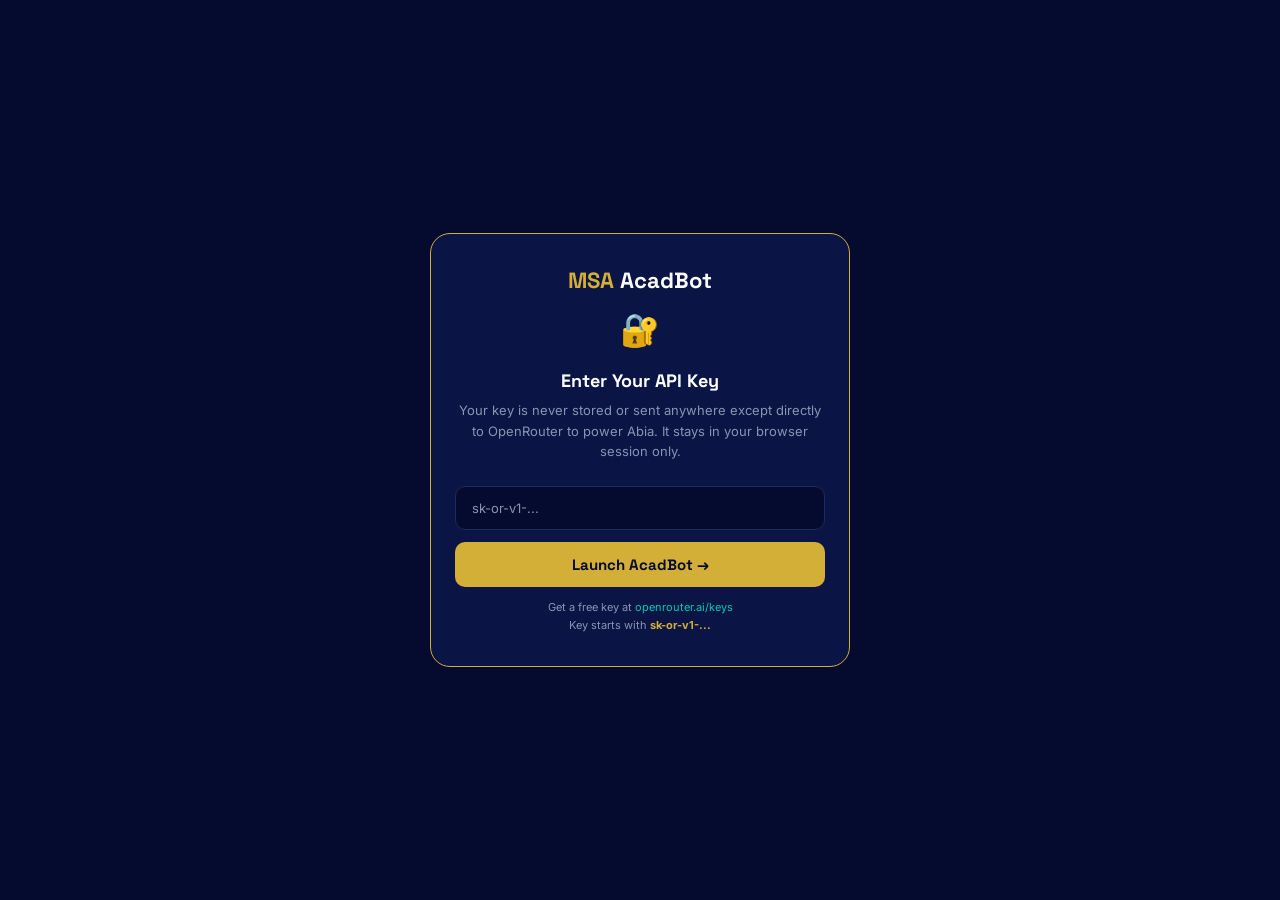
<file: msa_acadbot_demo.html>
<!DOCTYPE html>
<html lang="en">
<head>
<meta charset="UTF-8"/>
<meta name="viewport" content="width=device-width, initial-scale=1.0"/>
<title>AcadBot — More Success Academy</title>

<style>
@import url('https://fonts.googleapis.com/css2?family=Space+Grotesk:wght@400;500;600;700&family=Inter:wght@300;400;500;600&display=swap');
*{box-sizing:border-box;margin:0;padding:0;}
:root{
  --navy:#050B2E;--navy2:#0A1445;--navy3:#111A5A;
  --gold:#D4AF37;--gold2:#F0D060;--gold3:rgba(212,175,55,0.15);
  --teal:#00C9B1;--teal2:rgba(0,201,177,0.15);
  --white:#FFFFFF;--muted:#8A94B2;--border:#1E2A5A;
  --red:#FF6B6B;--green:#4CAF50;
}
body{font-family:'Inter',sans-serif;background:var(--navy);color:var(--white);min-height:100vh;overflow-x:hidden;}

/* NAV */
nav{display:flex;align-items:center;justify-content:space-between;padding:14px 24px;border-bottom:1px solid var(--border);background:rgba(5,11,46,0.97);position:sticky;top:0;z-index:200;backdrop-filter:blur(10px);}
.logo{font-family:'Space Grotesk',sans-serif;font-weight:700;font-size:18px;color:var(--gold);}
.logo span{color:var(--white);}
.nav-right{display:flex;gap:8px;align-items:center;}
.tab-btn{padding:7px 16px;border-radius:20px;border:1px solid var(--border);background:transparent;color:var(--muted);font-size:12px;cursor:pointer;font-family:'Inter',sans-serif;transition:all 0.2s;}
.tab-btn.active{background:var(--gold);color:var(--navy);border-color:var(--gold);font-weight:600;}
.tab-btn:hover:not(.active){border-color:var(--gold);color:var(--gold);}

/* SCREENS */
.screen{display:none;animation:fadeIn 0.4s ease;}
.screen.active{display:block;}
@keyframes fadeIn{from{opacity:0;transform:translateY(12px);}to{opacity:1;transform:translateY(0);}}

/* WELCOME SCREEN */
.welcome{padding:40px 24px;max-width:700px;margin:0 auto;text-align:center;}
.welcome-badge{display:inline-flex;align-items:center;gap:8px;padding:8px 18px;border:1px solid var(--gold);border-radius:20px;font-size:12px;color:var(--gold);margin-bottom:24px;letter-spacing:0.8px;text-transform:uppercase;}
.welcome h1{font-family:'Space Grotesk',sans-serif;font-size:clamp(26px,5vw,44px);font-weight:700;line-height:1.15;margin-bottom:12px;}
.welcome h1 em{font-style:normal;color:var(--gold);}
.welcome p{color:var(--muted);font-size:15px;line-height:1.65;margin-bottom:36px;max-width:480px;margin-left:auto;margin-right:auto;}
.stats-row{display:flex;justify-content:center;gap:28px;margin-bottom:40px;flex-wrap:wrap;}
.stat{text-align:center;}
.stat-n{font-family:'Space Grotesk',sans-serif;font-size:22px;font-weight:700;color:var(--gold);}
.stat-l{font-size:11px;color:var(--muted);margin-top:2px;text-transform:uppercase;letter-spacing:0.5px;}
.choose-label{font-size:13px;color:var(--muted);margin-bottom:16px;text-transform:uppercase;letter-spacing:1px;}
.careers-grid{display:grid;grid-template-columns:repeat(auto-fit,minmax(150px,1fr));gap:12px;margin-bottom:32px;}
.career-card{padding:16px 12px;border:1px solid var(--border);border-radius:14px;cursor:pointer;transition:all 0.25s;background:var(--navy2);text-align:center;}
.career-card:hover{border-color:var(--gold);background:var(--gold3);transform:translateY(-2px);}
.career-card .cc-icon{font-size:28px;margin-bottom:8px;}
.career-card .cc-name{font-size:13px;font-weight:600;color:var(--white);}
.career-card .cc-tag{font-size:11px;color:var(--muted);margin-top:3px;}

/* JOURNEY SCREEN */
.journey{max-width:720px;margin:0 auto;padding:20px 16px 40px;}
.journey-header{display:flex;align-items:center;gap:12px;margin-bottom:20px;padding:16px 20px;background:var(--navy2);border-radius:14px;border:1px solid var(--border);}
.jh-back{background:none;border:1px solid var(--border);color:var(--muted);border-radius:8px;padding:6px 12px;cursor:pointer;font-size:12px;font-family:'Inter',sans-serif;transition:all 0.2s;}
.jh-back:hover{border-color:var(--gold);color:var(--gold);}
.jh-icon{font-size:28px;}
.jh-info h2{font-family:'Space Grotesk',sans-serif;font-size:16px;font-weight:700;}
.jh-info p{font-size:12px;color:var(--teal);margin-top:2px;}
.stage-tabs{display:flex;gap:6px;margin-bottom:20px;overflow-x:auto;padding-bottom:4px;}
.stage-tab{padding:8px 14px;border-radius:10px;border:1px solid var(--border);background:transparent;color:var(--muted);font-size:12px;cursor:pointer;font-family:'Inter',sans-serif;white-space:nowrap;transition:all 0.2s;flex-shrink:0;}
.stage-tab.active{background:var(--gold3);border-color:var(--gold);color:var(--gold);font-weight:600;}
.stage-tab.done{border-color:var(--teal);color:var(--teal);}

/* CHAT */
.chat-wrap{border:1px solid var(--border);border-radius:16px;overflow:hidden;}
.chat-top{background:linear-gradient(135deg,#0D1854,#1A2A7A);padding:16px 20px;display:flex;align-items:center;gap:12px;}
.abia-av{width:42px;height:42px;border-radius:50%;background:linear-gradient(135deg,var(--gold),var(--gold2));display:flex;align-items:center;justify-content:center;font-size:20px;flex-shrink:0;}
.abia-name{font-family:'Space Grotesk',sans-serif;font-weight:600;font-size:15px;}
.abia-status{font-size:11px;color:var(--teal);margin-top:2px;display:flex;align-items:center;gap:5px;}
.dot{width:6px;height:6px;border-radius:50%;background:var(--teal);animation:pulse 2s infinite;}
@keyframes pulse{0%,100%{opacity:1;}50%{opacity:0.4;}}
.chat-msgs{background:#080F38;padding:18px;min-height:300px;max-height:380px;overflow-y:auto;display:flex;flex-direction:column;gap:14px;}
.msg{display:flex;gap:10px;align-items:flex-start;animation:msgIn 0.3s ease;}
@keyframes msgIn{from{opacity:0;transform:translateY(6px);}to{opacity:1;transform:translateY(0);}}
.msg.user{flex-direction:row-reverse;}
.av{width:32px;height:32px;border-radius:50%;display:flex;align-items:center;justify-content:center;font-size:13px;flex-shrink:0;font-weight:700;}
.msg.bot .av{background:linear-gradient(135deg,var(--gold),var(--gold2));font-size:16px;}
.msg.user .av{background:var(--teal);color:var(--navy);}
.bubble{max-width:80%;padding:11px 15px;border-radius:14px;font-size:13.5px;line-height:1.6;}
.msg.bot .bubble{background:#111A4A;border:1px solid var(--border);border-top-left-radius:4px;}
.msg.user .bubble{background:linear-gradient(135deg,#1A3A7A,#0D2060);border-top-right-radius:4px;}
.msg-footer{display:flex;align-items:center;gap:8px;margin-top:5px;}
.msg-time{font-size:10px;color:var(--muted);}
.listen-btn{background:none;border:1px solid var(--border);border-radius:10px;padding:3px 10px;font-size:11px;color:var(--muted);cursor:pointer;display:flex;align-items:center;gap:4px;font-family:'Inter',sans-serif;transition:all 0.2s;}
.listen-btn:hover{border-color:var(--gold);color:var(--gold);}
.listen-btn.playing{border-color:var(--teal);color:var(--teal);}
.typing-dots{display:flex;gap:4px;padding:12px 15px;}
.typing-dots span{width:6px;height:6px;background:var(--gold);border-radius:50%;animation:bounce 1.2s infinite;}
.typing-dots span:nth-child(2){animation-delay:0.2s;}
.typing-dots span:nth-child(3){animation-delay:0.4s;}
@keyframes bounce{0%,60%,100%{transform:translateY(0);}30%{transform:translateY(-7px);}}

/* ROADMAP CARDS */
.roadmap{display:flex;flex-direction:column;gap:10px;margin:12px 0;}
.rm-step{display:flex;gap:12px;align-items:flex-start;padding:12px;background:#111A4A;border-radius:10px;border:1px solid var(--border);}
.rm-num{width:28px;height:28px;border-radius:50%;background:var(--gold3);border:1px solid var(--gold);display:flex;align-items:center;justify-content:center;font-size:12px;font-weight:700;color:var(--gold);flex-shrink:0;}
.rm-text h4{font-size:13px;font-weight:600;margin-bottom:3px;}
.rm-text p{font-size:12px;color:var(--muted);line-height:1.5;}
.msa-offer{background:var(--gold3);border:1px solid var(--gold);border-radius:10px;padding:12px;margin-top:8px;}
.msa-offer-title{font-size:11px;color:var(--gold);font-weight:700;text-transform:uppercase;letter-spacing:0.5px;margin-bottom:8px;}
.offer-pills{display:flex;flex-wrap:wrap;gap:6px;}
.offer-pill{padding:4px 12px;border-radius:12px;background:rgba(212,175,55,0.2);border:1px solid var(--gold);font-size:11px;color:var(--gold);}

/* SKILLS CHECK */
.skills-check{display:flex;flex-direction:column;gap:8px;margin:10px 0;}
.skill-item{display:flex;align-items:center;justify-content:space-between;padding:10px 14px;background:#111A4A;border-radius:10px;border:1px solid var(--border);}
.skill-item span{font-size:13px;}
.skill-btns{display:flex;gap:6px;}
.sk-btn{padding:4px 12px;border-radius:8px;border:none;font-size:11px;cursor:pointer;font-family:'Inter',sans-serif;font-weight:600;transition:all 0.2s;}
.sk-btn.yes{background:rgba(76,175,80,0.2);color:#4CAF50;border:1px solid #4CAF50;}
.sk-btn.no{background:rgba(255,107,107,0.2);color:var(--red);border:1px solid var(--red);}
.sk-btn.yes:hover{background:#4CAF50;color:white;}
.sk-btn.no:hover{background:var(--red);color:white;}

/* INPUT AREA */
.input-area{background:#0A1240;border-top:1px solid var(--gold);padding:14px 16px;}
.quick-row{display:flex;gap:6px;margin-bottom:10px;overflow-x:auto;padding-bottom:4px;}
.qk{padding:5px 12px;border-radius:14px;border:1px solid var(--border);background:transparent;color:var(--muted);font-size:11px;cursor:pointer;white-space:nowrap;font-family:'Inter',sans-serif;transition:all 0.2s;flex-shrink:0;}
.qk:hover{border-color:var(--gold);color:var(--gold);}
.input-row{display:flex;gap:8px;align-items:center;}
.txt-input{flex:1;background:#050B2E;border:1px solid var(--border);border-radius:10px;padding:11px 14px;color:var(--white);font-size:13px;font-family:'Inter',sans-serif;outline:none;transition:border-color 0.2s;}
.txt-input:focus{border-color:var(--gold);}
.txt-input::placeholder{color:var(--muted);}
.mic-btn{width:40px;height:40px;border-radius:10px;border:1px solid var(--border);background:transparent;color:var(--muted);cursor:pointer;display:flex;align-items:center;justify-content:center;font-size:18px;transition:all 0.2s;flex-shrink:0;}
.mic-btn:hover{border-color:var(--teal);color:var(--teal);}
.mic-btn.recording{border-color:var(--red);color:var(--red);background:rgba(255,107,107,0.1);animation:rec 1s infinite;}
@keyframes rec{0%,100%{opacity:1;}50%{opacity:0.5;}}
.send-btn{padding:11px 18px;background:var(--gold);border:none;border-radius:10px;color:var(--navy);font-weight:700;cursor:pointer;font-family:'Space Grotesk',sans-serif;font-size:13px;transition:all 0.2s;flex-shrink:0;}
.send-btn:hover{background:var(--gold2);}
.send-btn:disabled{opacity:0.4;cursor:not-allowed;}
.input-hint{font-size:10px;color:var(--muted);margin-top:8px;text-align:center;}

/* SPEAKPRO SCREEN */
.speakpro{max-width:720px;margin:0 auto;padding:20px 16px 40px;}
.sp-header{background:linear-gradient(135deg,#003D35,#005A4F);border-radius:14px 14px 0 0;padding:16px 20px;display:flex;align-items:center;gap:12px;border:1px solid #00C9B140;border-bottom:none;}
.sp-av{width:42px;height:42px;border-radius:50%;background:linear-gradient(135deg,var(--teal),#00A090);display:flex;align-items:center;justify-content:center;font-size:20px;}
.sp-name{font-family:'Space Grotesk',sans-serif;font-weight:600;font-size:15px;}
.sp-status{font-size:11px;color:var(--teal);margin-top:2px;display:flex;align-items:center;gap:5px;}
.sp-modes{display:flex;gap:8px;background:#081A18;border:1px solid #00C9B130;border-top:none;border-bottom:none;padding:12px 16px;}
.sp-mode{flex:1;padding:9px;border-radius:10px;border:1px solid #00C9B130;background:transparent;color:var(--muted);font-size:12px;cursor:pointer;font-family:'Inter',sans-serif;text-align:center;transition:all 0.2s;}
.sp-mode.active{background:var(--teal2);border-color:var(--teal);color:var(--teal);font-weight:600;}
.sp-msgs{background:#060F0E;border:1px solid #00C9B130;border-top:none;border-bottom:none;padding:18px;min-height:300px;max-height:380px;overflow-y:auto;display:flex;flex-direction:column;gap:14px;}
.sp-msg.bot .bubble{background:#0A1F1D;border:1px solid #00C9B130;border-top-left-radius:4px;}
.sp-msg.user .bubble{background:linear-gradient(135deg,#003D35,#005A4F);border-top-right-radius:4px;}
.sp-msg.bot .av{background:linear-gradient(135deg,var(--teal),#00A090);}
.fb-box{background:#0A1F1D;border:1px solid var(--teal);border-radius:10px;padding:12px;margin-top:8px;}
.fb-title{color:var(--teal);font-size:11px;font-weight:700;text-transform:uppercase;letter-spacing:0.5px;margin-bottom:8px;}
.scores{display:flex;gap:8px;flex-wrap:wrap;margin-top:8px;}
.score-pill{padding:4px 12px;border-radius:10px;font-size:11px;font-weight:600;}
.score-pill.good{background:rgba(0,201,177,0.2);color:var(--teal);border:1px solid var(--teal);}
.score-pill.warn{background:rgba(212,175,55,0.2);color:var(--gold);border:1px solid var(--gold);}
.sp-input{background:#081A18;border:1px solid #00C9B130;border-top:1px solid var(--teal);border-radius:0 0 14px 14px;padding:14px 16px;}
.sp-txt{width:100%;background:#050B2E;border:1px solid #00C9B130;border-radius:10px;padding:11px 14px;color:var(--white);font-size:13px;font-family:'Inter',sans-serif;outline:none;resize:none;transition:border-color 0.2s;margin-bottom:10px;}
.sp-txt:focus{border-color:var(--teal);}
.sp-txt::placeholder{color:var(--muted);}
.sp-row{display:flex;gap:8px;}
.sp-send{flex:1;padding:11px;background:var(--teal);border:none;border-radius:10px;color:var(--navy);font-weight:700;cursor:pointer;font-family:'Space Grotesk',sans-serif;font-size:13px;transition:all 0.2s;}
.sp-send:hover{background:#00E5CC;}
.sp-send:disabled{opacity:0.4;cursor:not-allowed;}
.sp-mic{width:44px;height:44px;border-radius:10px;border:1px solid #00C9B130;background:transparent;color:var(--muted);cursor:pointer;display:flex;align-items:center;justify-content:center;font-size:18px;transition:all 0.2s;}
.sp-mic:hover{border-color:var(--teal);color:var(--teal);}
.sp-mic.recording{border-color:var(--red);color:var(--red);background:rgba(255,107,107,0.1);animation:rec 1s infinite;}

/* KEY SCREEN */
.key-screen{position:fixed;top:0;left:0;width:100%;height:100%;background:var(--navy);z-index:999;display:flex;align-items:center;justify-content:center;padding:24px;}
.key-box{background:var(--navy2);border:1px solid var(--gold);border-radius:20px;padding:32px 24px;max-width:420px;width:100%;text-align:center;}
.key-logo{font-family:"Space Grotesk",sans-serif;font-size:22px;font-weight:700;color:var(--gold);margin-bottom:6px;}
.key-logo span{color:var(--white);}
.key-title{font-family:"Space Grotesk",sans-serif;font-size:18px;font-weight:700;margin-bottom:8px;margin-top:20px;}
.key-sub{font-size:13px;color:var(--muted);line-height:1.6;margin-bottom:24px;}
.key-input{width:100%;background:#050B2E;border:1px solid var(--border);border-radius:10px;padding:13px 16px;color:var(--white);font-size:13px;font-family:"Inter",sans-serif;outline:none;margin-bottom:12px;transition:border-color 0.2s;}
.key-input:focus{border-color:var(--gold);}
.key-input::placeholder{color:var(--muted);}
.key-btn{width:100%;padding:13px;background:var(--gold);border:none;border-radius:10px;color:var(--navy);font-weight:700;cursor:pointer;font-family:"Space Grotesk",sans-serif;font-size:15px;transition:all 0.2s;margin-bottom:12px;}
.key-btn:hover{background:var(--gold2);}
.key-note{font-size:11px;color:var(--muted);line-height:1.6;}
.key-note a{color:var(--teal);text-decoration:none;}
.key-error{font-size:12px;color:var(--red);margin-bottom:10px;display:none;}

/* SCROLLBAR */
::-webkit-scrollbar{width:3px;}
::-webkit-scrollbar-thumb{background:var(--border);border-radius:4px;}

@media(max-width:540px){
  .careers-grid{grid-template-columns:repeat(2,1fr);}
  .stats-row{gap:16px;}
  .quick-row{display:none;}
}
</style>
</head>
<body>

<nav>
  <div class="logo">MSA <span>AcadBot</span></div>
  <div class="nav-right">
    <button class="tab-btn active" onclick="showScreen('welcome')">🏠 Home</button>
    <button class="tab-btn" onclick="showScreen('speakpro')">🎤 SpeakPro</button>
  </div>
</nav>

<!-- WELCOME SCREEN -->
<div id="screen-welcome" class="screen active">
<div class="welcome">
  <div class="welcome-badge">✦ Africa's AI Career Platform</div>
  <h1>Your Career Journey<br/>Starts with <em>One Choice</em></h1>
  <p>Tell Abia where you want to go. She'll map your roadmap, check your skills, prep you for interviews — in your language.</p>
  <div class="stats-row">
    <div class="stat"><div class="stat-n">3,200+</div><div class="stat-l">Waitlisted Learners</div></div>
    <div class="stat"><div class="stat-n">Train</div><div class="stat-l">AI-Powered Learning</div></div>
    <div class="stat"><div class="stat-n">Certify</div><div class="stat-l">Recognized Credentials</div></div>
    <div class="stat"><div class="stat-n">Place</div><div class="stat-l">Job Placement</div></div>
  </div>
  <div class="choose-label">Where do you want to go?</div>
  <div class="careers-grid" id="careersGrid"></div>
</div>
</div>

<!-- JOURNEY SCREEN -->
<div id="screen-journey" class="screen">
<div class="journey">
  <div class="journey-header">
    <button class="jh-back" onclick="showScreen('welcome')">← Back</button>
    <div class="jh-icon" id="jhIcon">📊</div>
    <div class="jh-info">
      <h2 id="jhTitle">Data Analysis</h2>
      <p><span class="dot"></span>Abia is guiding your journey</p>
    </div>
  </div>
  <div class="stage-tabs" id="stageTabs"></div>
  <div class="chat-wrap">
    <div class="chat-top">
      <div class="abia-av">🎓</div>
      <div>
        <div class="abia-name">Abia — MSA AI Guide</div>
        <div class="abia-status"><span class="dot"></span>Online · Responds in your language</div>
      </div>
    </div>
    <div class="chat-msgs" id="chatMsgs"></div>
    <div class="input-area">
      <div class="quick-row" id="quickRow"></div>
      <div class="input-row">
        <input class="txt-input" id="chatInput" placeholder="Type or speak your question..." onkeydown="if(event.key==='Enter')sendChat()"/>
        <button class="mic-btn" id="micBtn" onclick="toggleMic('chat')" title="Speak">🎙️</button>
        <button class="send-btn" id="sendBtn" onclick="sendChat()">Send →</button>
      </div>
      <div class="input-hint">💬 Type in any language — English, French, Yoruba, Hausa, Igbo...</div>
    </div>
  </div>
</div>
</div>

<!-- SPEAKPRO SCREEN -->
<div id="screen-speakpro" class="screen">
<div class="speakpro">
  <h2 style="font-family:'Space Grotesk',sans-serif;margin-bottom:20px;text-align:center;">SpeakPro <span style="color:var(--teal)">AI Coach</span></h2>
  <div class="sp-header">
    <div class="sp-av">🎤</div>
    <div>
      <div class="sp-name">SpeakPro — Communication Coach</div>
      <div class="sp-status"><span class="dot" style="background:var(--teal)"></span>Online · Real-time feedback</div>
    </div>
  </div>
  <div class="sp-modes">
    <button class="sp-mode active" id="spMode1" onclick="setSpMode('interview')">🎯 Mock Interview</button>
    <button class="sp-mode" id="spMode2" onclick="setSpMode('writing')">✍️ Writing Feedback</button>
  </div>
  <div class="sp-msgs" id="spMsgs"></div>
  <div class="sp-input">
    <textarea class="sp-txt" id="spInput" rows="2" placeholder="Type your answer or paste your text..." onkeydown="if(event.key==='Enter'&&!event.shiftKey){event.preventDefault();sendSpeak();}"></textarea>
    <div class="sp-row">
      <button class="sp-mic" id="spMic" onclick="toggleMic('speak')" title="Speak your answer">🎙️</button>
      <button class="sp-send" id="spSend" onclick="sendSpeak()">Send to Coach →</button>
    </div>
    <div class="input-hint" style="margin-top:8px;">🌍 Speak or type in any language</div>
  </div>
</div>
</div>

<!-- API KEY SCREEN -->
<div id="keyScreen" class="key-screen">
  <div class="key-box">
    <div class="key-logo">MSA <span>AcadBot</span></div>
    <div style="font-size:32px;margin:16px 0;">🔐</div>
    <div class="key-title">Enter Your API Key</div>
    <div class="key-sub">Your key is never stored or sent anywhere except directly to OpenRouter to power Abia. It stays in your browser session only.</div>
    <div class="key-error" id="keyError">Invalid key. Please check and try again.</div>
    <input class="key-input" id="keyInput" type="password" placeholder="sk-or-v1-..." onkeydown="if(event.key==='Enter')submitKey()"/>
    <button class="key-btn" onclick="submitKey()">Launch AcadBot →</button>
    <div class="key-note">
      Get a free key at <a href="https://openrouter.ai/keys" target="_blank">openrouter.ai/keys</a><br/>
      Key starts with <strong style="color:var(--gold)">sk-or-v1-...</strong>
    </div>
  </div>
</div>

<script>
// ─── DATA ───────────────────────────────────────────────────
const CAREERS = [
  {id:'data',icon:'📊',name:'Data Analysis',tag:'High demand',color:'#D4AF37',
   skills:['Microsoft Excel / Google Sheets','SQL & Database Querying','Python for Data Analysis','Data Visualization (Power BI / Tableau)','Statistical Thinking'],
   roadmap:[
     {title:'Foundation',desc:'Learn Excel, SQL, and basic statistics. Understand how data is structured.'},
     {title:'Core Skills',desc:'Master Python (Pandas, NumPy), data cleaning, and exploratory analysis.'},
     {title:'Visualization',desc:'Build dashboards in Power BI or Tableau. Tell stories with data.'},
     {title:'Certification',desc:'Earn MSA Data Analysis Certification. Build 2 portfolio projects.'},
     {title:'Placement',desc:'Apply to roles via MSA Job Board. Interview prep with Abia.'}
   ],
   courses:['Data Analysis Fundamentals','Python for Analysts','SQL Masterclass','Power BI Dashboard Course'],
   interviews:['Tell me about a time you used data to solve a problem.','How do you handle missing or inconsistent data?','Walk me through a dashboard you have built.','What is the difference between correlation and causation?','How would you explain your findings to a non-technical manager?']
  },
  {id:'cyber',icon:'🔐',name:'Cybersecurity',tag:'Fast growing',color:'#FF6B6B',
   skills:['Networking Fundamentals','Operating Systems (Linux/Windows)','Ethical Hacking Basics','Security Frameworks (NIST, ISO 27001)','Incident Response'],
   roadmap:[
     {title:'Foundation',desc:'Understand networking, operating systems, and how attacks happen.'},
     {title:'Core Skills',desc:'Learn ethical hacking, penetration testing, and security tools like Wireshark, Kali Linux.'},
     {title:'Specialization',desc:'Choose a track: SOC Analyst, Pen Tester, or GRC (Governance, Risk, Compliance).'},
     {title:'Certification',desc:'Pursue CompTIA Security+ or CEH. MSA Cybersecurity Certification available.'},
     {title:'Placement',desc:'Apply to security roles. Practice with Abia on technical interview scenarios.'}
   ],
   courses:['Cybersecurity Fundamentals','Ethical Hacking Basics','Network Security','Security+ Exam Prep'],
   interviews:['What is the difference between a virus and a worm?','How would you respond to a phishing attack on an organization?','Explain the CIA triad.','What tools do you use for vulnerability scanning?','How do you stay updated with the latest security threats?']
  },
  {id:'software',icon:'💻',name:'Software Dev',tag:'Top paying',color:'#00C9B1',
   skills:['HTML, CSS & JavaScript','React or Vue.js','Backend (Node.js / Python)','Databases (SQL & NoSQL)','Git & Version Control'],
   roadmap:[
     {title:'Frontend',desc:'Master HTML, CSS, and JavaScript. Build responsive websites.'},
     {title:'Framework',desc:'Learn React.js. Build interactive applications and SPAs.'},
     {title:'Backend',desc:'Learn Node.js or Python/Django. Understand APIs and databases.'},
     {title:'Full Stack',desc:'Connect frontend and backend. Deploy apps to cloud platforms.'},
     {title:'Placement',desc:'Build 3 portfolio projects. MSA certifies and connects you to employers.'}
   ],
   courses:['Web Development Fundamentals','React.js Mastery','Backend Development with Node','Full Stack Bootcamp'],
   interviews:['What is the difference between REST and GraphQL?','Explain how you would build a login system.','What is version control and why is it important?','How do you debug a problem in your code?','Describe a project you built from scratch.']
  },
  {id:'ai',icon:'🤖',name:'AI & Machine Learning',tag:'Future-proof',color:'#9B59B6',
   skills:['Python Programming','Mathematics (Linear Algebra, Statistics)','Machine Learning Algorithms','Deep Learning (TensorFlow/PyTorch)','Prompt Engineering & LLMs'],
   roadmap:[
     {title:'Python & Math',desc:'Strong Python skills + linear algebra and statistics are your foundation.'},
     {title:'ML Fundamentals',desc:'Supervised, unsupervised learning. Scikit-learn. Model evaluation.'},
     {title:'Deep Learning',desc:'Neural networks, CNNs, RNNs. TensorFlow or PyTorch.'},
     {title:'LLMs & Agents',desc:'Work with large language models, prompt engineering, and agentic AI systems.'},
     {title:'Placement',desc:'MSA AI Certification + portfolio of projects = job-ready.'}
   ],
   courses:['Python for AI','Machine Learning Fundamentals','Deep Learning with TensorFlow','Prompt Engineering Masterclass'],
   interviews:['What is the difference between supervised and unsupervised learning?','How do you handle overfitting in a model?','Explain what a neural network is in simple terms.','What experience do you have with large language models?','How would you evaluate whether an AI model is performing well?']
  },
  {id:'uiux',icon:'🎨',name:'UI/UX Design',tag:'Creative + tech',color:'#E91E8C',
   skills:['Figma & Design Tools','User Research Methods','Wireframing & Prototyping','Design Systems','Usability Testing'],
   roadmap:[
     {title:'Design Basics',desc:'Learn design principles, typography, color theory, and visual hierarchy.'},
     {title:'Figma',desc:'Master Figma for wireframes, mockups, and interactive prototypes.'},
     {title:'UX Process',desc:'User research, personas, user journeys, and usability testing.'},
     {title:'Design Systems',desc:'Build and maintain component libraries. Work with developers.'},
     {title:'Placement',desc:'Portfolio of 3 case studies. MSA connects you with product teams.'}
   ],
   courses:['UI Design Fundamentals','Figma Mastery','UX Research Methods','Product Design for Startups'],
   interviews:['Walk me through your design process from research to delivery.','How do you handle feedback from developers or stakeholders?','What is the difference between UI and UX?','Show me a case study of a problem you solved with design.','How do you design for users with limited digital literacy?']
  },
  {id:'product',icon:'🗺️',name:'Product Management',tag:'Leadership path',color:'#FF9800',
   skills:['Product Strategy & Roadmapping','User Story Writing','Data-Driven Decision Making','Stakeholder Management','Agile & Scrum Methodologies'],
   roadmap:[
     {title:'PM Basics',desc:'Understand the product lifecycle, user personas, and how to define problems.'},
     {title:'Frameworks',desc:'Learn Agile, Scrum, and OKRs. Write user stories and PRDs.'},
     {title:'Data & Analytics',desc:'Use data to make product decisions. Learn basic SQL and analytics tools.'},
     {title:'Leadership',desc:'Manage cross-functional teams. Communicate vision to engineers and designers.'},
     {title:'Placement',desc:'MSA PM Certification + case study portfolio = product career.'}
   ],
   courses:['Introduction to Product Management','Agile & Scrum for PMs','Product Analytics','Writing Great PRDs'],
   interviews:['How do you prioritize features when everything seems urgent?','Tell me about a product you love and what you would improve.','How do you gather user requirements?','Describe a time you made a data-driven product decision.','How do you work with engineers and designers?']
  },
  {id:'digital',icon:'📱',name:'Digital Marketing',tag:'Business impact',color:'#2196F3',
   skills:['SEO & Content Strategy','Social Media Marketing','Google & Meta Ads','Email Marketing','Analytics (GA4)'],
   roadmap:[
     {title:'Foundations',desc:'Understand the digital marketing funnel, buyer personas, and content strategy.'},
     {title:'Channels',desc:'Master SEO, social media, email marketing, and paid ads.'},
     {title:'Analytics',desc:'Use Google Analytics 4, Meta Insights, and UTM tracking to measure results.'},
     {title:'Campaigns',desc:'Plan and run end-to-end marketing campaigns with clear KPIs.'},
     {title:'Placement',desc:'MSA Digital Marketing Certification + portfolio campaigns = hired.'}
   ],
   courses:['Digital Marketing Fundamentals','SEO & Content Mastery','Paid Ads (Google & Meta)','Email Marketing with Analytics'],
   interviews:['How would you grow a brand from zero on social media?','What metrics do you track to measure campaign success?','How do you approach SEO for a new website?','Describe a campaign you ran and its results.','What tools do you use for digital marketing?']
  },
  {id:'cloud',icon:'☁️',name:'Cloud Computing',tag:'Infrastructure',color:'#00BCD4',
   skills:['Cloud Fundamentals (AWS/Azure/GCP)','Networking in the Cloud','Infrastructure as Code','DevOps & CI/CD','Cloud Security'],
   roadmap:[
     {title:'Cloud Basics',desc:'Understand cloud concepts: IaaS, PaaS, SaaS. Choose AWS, Azure, or GCP.'},
     {title:'Core Services',desc:'Learn compute, storage, networking, and databases in your chosen cloud.'},
     {title:'DevOps',desc:'CI/CD pipelines, Docker, Kubernetes, and Infrastructure as Code (Terraform).'},
     {title:'Security',desc:'Cloud security best practices, IAM, compliance, and monitoring.'},
     {title:'Certification',desc:'AWS Cloud Practitioner or Azure Fundamentals. MSA supports your prep.'}
   ],
   courses:['Cloud Computing Fundamentals','AWS for Beginners','Azure Fundamentals','DevOps & CI/CD Pipelines'],
   interviews:['What is the difference between IaaS, PaaS, and SaaS?','How do you secure a cloud environment?','Explain what a VPC is and why it matters.','What is Infrastructure as Code and why use it?','How would you reduce cloud costs for a startup?']
  }
];

// ─── STATE ──────────────────────────────────────────────────
let currentCareer = null;
let chatHistory = [];
let spHistory = [];
let spMode = 'interview';
let currentStage = 'roadmap';
let msgCount = 0;
let recognition = null;
let activeRecognition = null;
let currentSpeech = null;
let geminiApiKey = "";

// ─── KEY SCREEN ──────────────────────────────────────────────
function submitKey() {
  const val = document.getElementById('keyInput').value.trim();
  const err = document.getElementById('keyError');
  if (!val || !val.startsWith('sk-or-')) {
    err.style.display = 'block';
    err.textContent = 'Key must start with sk-or-v1-... Get yours free at openrouter.ai/keys';
    return;
  }
  geminiApiKey = val;
  document.getElementById('keyScreen').style.display = 'none';
}

// ─── INIT ────────────────────────────────────────────────────
window.onload = () => {
  renderCareers();
  initSpeakPro();
  // Always show key screen on load
  document.getElementById('keyScreen').style.display = 'flex';
};

function renderCareers() {
  const grid = document.getElementById('careersGrid');
  CAREERS.forEach(c => {
    const card = document.createElement('div');
    card.className = 'career-card';
    card.innerHTML = `<div class="cc-icon">${c.icon}</div><div class="cc-name">${c.name}</div><div class="cc-tag">${c.tag}</div>`;
    card.onclick = () => startJourney(c);
    grid.appendChild(card);
  });
}

// ─── JOURNEY ─────────────────────────────────────────────────
function startJourney(career) {
  currentCareer = career;
  chatHistory = [];
  msgCount = 0;
  currentStage = 'roadmap';

  document.getElementById('jhIcon').textContent = career.icon;
  document.getElementById('jhTitle').textContent = career.name;

  renderStageTabs();
  showScreen('journey');
  clearChat();
  loadStage('roadmap');
}

const STAGES = [
  {id:'roadmap',label:'📍 Roadmap'},
  {id:'skills',label:'✅ Skills Check'},
  {id:'interview',label:'🎯 Interview Prep'},
  {id:'courses',label:'📚 MSA Courses'}
];

function renderStageTabs() {
  const tabs = document.getElementById('stageTabs');
  tabs.innerHTML = '';
  STAGES.forEach(s => {
    const btn = document.createElement('button');
    btn.className = 'stage-tab' + (s.id === currentStage ? ' active' : '');
    btn.textContent = s.label;
    btn.id = `stab-${s.id}`;
    btn.onclick = () => loadStage(s.id);
    tabs.appendChild(btn);
  });
}

function loadStage(stage) {
  currentStage = stage;
  document.querySelectorAll('.stage-tab').forEach(t => t.classList.remove('active'));
  const activeTab = document.getElementById(`stab-${stage}`);
  if (activeTab) activeTab.classList.add('active');

  clearChat();
  setQuickPrompts(stage);

  if (stage === 'roadmap') showRoadmap();
  else if (stage === 'skills') showSkillsCheck();
  else if (stage === 'interview') showInterviewPrep();
  else if (stage === 'courses') showCourses();
}

async function showRoadmap() {
  const c = currentCareer;
  const roadmapHTML = `
    <div style="font-size:13px;color:var(--muted);margin-bottom:10px;">Here is your personalized roadmap for <strong style="color:var(--gold)">${c.name}</strong>:</div>
    <div class="roadmap">
      ${c.roadmap.map((s,i)=>`<div class="rm-step"><div class="rm-num">${i+1}</div><div class="rm-text"><h4>${s.title}</h4><p>${s.desc}</p></div></div>`).join('')}
    </div>
    <div style="font-size:13px;color:var(--muted);margin-top:12px;">Ask me anything about this roadmap or tell me your current level and I'll guide you step by step. 🎯</div>`;

  addBotMsg(`Welcome! I'm Abia, your MSA career guide. You've chosen <strong>${c.name}</strong> — an excellent path with strong demand across Africa. ${roadmapHTML}`, false, true);
  setupJourneyChat();
}

function showSkillsCheck() {
  const c = currentCareer;
  const skillsHTML = `
    <div style="font-size:13px;color:var(--muted);margin-bottom:10px;">Let's assess where you stand. Do you already have these skills?</div>
    <div class="skills-check" id="skillsCheck">
      ${c.skills.map((s,i)=>`
        <div class="skill-item" id="skill-${i}">
          <span>${s}</span>
          <div class="skill-btns">
            <button class="sk-btn yes" onclick="markSkill(${i},'yes')">✓ Yes</button>
            <button class="sk-btn no" onclick="markSkill(${i},'no')">✗ No</button>
          </div>
        </div>`).join('')}
    </div>`;

  addBotMsg(`Let me check your current skill level for <strong>${c.name}</strong>. ${skillsHTML}`, false, true);
  setupJourneyChat();
}

let skillResults = {};
function markSkill(i, val) {
  skillResults[i] = val;
  const item = document.getElementById(`skill-${i}`);
  if (item) {
    item.style.borderColor = val === 'yes' ? 'var(--green)' : 'var(--red)';
    item.style.background = val === 'yes' ? 'rgba(76,175,80,0.1)' : 'rgba(255,107,107,0.1)';
  }
  const c = currentCareer;
  if (Object.keys(skillResults).length === c.skills.length) {
    const gaps = c.skills.filter((_,i) => skillResults[i] === 'no');
    const msg = gaps.length === 0
      ? `Amazing! You already have all the key skills for <strong>${c.name}</strong>. Let us move to interview prep to get you fully job-ready!`
      : `Great self-assessment! You have gaps in: <strong>${gaps.join(', ')}</strong>. MSA has courses that cover all of these. Check the <strong>MSA Courses</strong> tab to close your gaps, then come back for interview prep! 💪`;
    setTimeout(() => addBotMsg(msg, true), 500);
    skillResults = {};
  }
}

function showInterviewPrep() {
  const c = currentCareer;
  const q = c.interviews[0];
  addBotMsg(`Let us prepare you for <strong>${c.name}</strong> interviews. I will ask you questions one at a time and give you feedback on each answer. Question 1: ${q}. Take your time and type or speak your answer!`, true, false);
  chatHistory.push({role:'assistant', content: `Interview prep for ${c.name}. First question: ${q}`});
  setupJourneyChat(true);
}

function showCourses() {
  const c = currentCareer;
  const coursesHTML = `
    <div style="font-size:13px;color:var(--muted);margin-bottom:12px;">These MSA-certified courses will take you from beginner to job-ready in <strong style="color:var(--gold)">${c.name}</strong>:</div>
    <div class="msa-offer">
      <div class="msa-offer-title">📚 Available on AcadBot</div>
      <div class="offer-pills">${c.courses.map(course=>`<div class="offer-pill">${course}</div>`).join('')}</div>
    </div>
    <div style="font-size:13px;color:var(--muted);margin-top:14px;">All courses include <strong style="color:var(--gold)">MSA certification</strong> and career placement support. Ask me about any course or your next steps! 🎓</div>`;

  addBotMsg(`Here is what MSA offers to help you master <strong>${c.name}</strong>: ${coursesHTML}`, false, true);
  setupJourneyChat();
}

function setupJourneyChat(isInterview = false) {
  const sys = isInterview ? getInterviewSystem() : getGuideSystem();
  document.getElementById('chatInput').onkeydown = (e) => { if(e.key==='Enter') sendChat(); };
}

function getGuideSystem() {
  return `You are Abia, the AI career guide for More Success Academy (MSA), an African EdTech platform. The learner has chosen ${currentCareer?.name} as their career path. Current stage: ${currentStage}. 
  
  MSA mission: Train. Certify. Place. Products: AcadBot (AI LMS) and SpeakPro (communication training). 3,200+ waitlisted learners. NJFP-approved host.
  
  Your role: Guide the learner through their ${currentCareer?.name} career journey. Give practical, encouraging, Africa-relevant advice. Reference MSA courses when relevant: ${currentCareer?.courses?.join(', ')}.
  
  CRITICAL: Detect the language the user writes in and ALWAYS respond in that SAME language. Keep responses helpful, concise, and warm. Use emojis sparingly. Never exceed 4 sentences unless showing structured content.`;
}

function getInterviewSystem() {
  return `You are Abia, an AI interview coach for More Success Academy (MSA), helping a learner prepare for ${currentCareer?.name} job interviews in Africa.
  
  Process: 1) When the learner answers a question, give specific feedback — what was strong, what to improve, one practical tip. 2) Then ask the NEXT interview question from this list (don't repeat): ${currentCareer?.interviews?.join(' | ')}. Keep cycling through them.
  
  Be warm, specific, and encouraging. Give real feedback — not just praise. Tell them exactly how to improve.
  
  CRITICAL: Detect the language the user writes in and ALWAYS respond in that SAME language. Keep feedback focused and actionable.`;
}

async function sendChat() {
  const input = document.getElementById('chatInput');
  const text = input.value.trim();
  if (!text) return;
  input.value = '';
  document.getElementById('sendBtn').disabled = true;

  addUserMsg(text);
  chatHistory.push({role:'user', content: text});
  showTypingIndicator('chatMsgs','chat-typing');

  const system = currentStage === 'interview' ? getInterviewSystem() : getGuideSystem();

  try {
    const reply = await callClaude(chatHistory, system);
    chatHistory.push({role:'assistant', content: reply});
    removeTyping('chat-typing');
    addBotMsg(reply, true);
  } catch(e) {
    removeTyping('chat-typing');
    addBotMsg('Sorry, I had a moment. Please try again! 🙏', true);
  }
  document.getElementById('sendBtn').disabled = false;
}

function setQuickPrompts(stage) {
  const row = document.getElementById('quickRow');
  row.innerHTML = '';
  const prompts = {
    roadmap: ['How long will this take?','Where do I start?','What jobs can I get?'],
    skills: ['I am a complete beginner','I have some experience','Which skill is most important?'],
    interview: ['Give me another question','How do I improve my answer?','What do employers look for?'],
    courses: ['How do I enroll?','Are courses free?','Do I get a certificate?']
  };
  (prompts[stage]||[]).forEach(p => {
    const btn = document.createElement('button');
    btn.className = 'qk';
    btn.textContent = p;
    btn.onclick = () => { document.getElementById('chatInput').value = p; sendChat(); };
    row.appendChild(btn);
  });
}

// ─── SPEAKPRO ────────────────────────────────────────────────
function initSpeakPro() {
  spHistory = [];
  addSpMsg('bot', `Welcome to <strong>SpeakPro</strong>! I'm your AI communication coach from More Success Academy.<br/><br/>Choose <em>Mock Interview</em> to practice with real questions and get feedback, or <em>Writing Feedback</em> to improve any email, message, or speech.<br/><br/>You can type <strong>or speak</strong> your answers! 🎤`, true);
}

function setSpMode(mode) {
  spMode = mode;
  spHistory = [];
  document.getElementById('spMode1').classList.toggle('active', mode==='interview');
  document.getElementById('spMode2').classList.toggle('active', mode==='writing');
  document.getElementById('spMsgs').innerHTML = '';

  const welcomes = {
    interview: `Let's begin your mock interview! I'll ask realistic interview questions and give you detailed feedback.<br/><br/>🎯 <strong>First Question:</strong><br/><em>"Tell me about yourself — your background, what you've done, and where you're headed professionally."</em><br/><br/>Take your time. Type or speak your answer!`,
    writing: `Share any text with me — an email, cover letter, WhatsApp message, speech, or any communication — and I'll give you feedback on clarity, tone, professionalism, and impact. I'll also suggest improvements! ✍️`
  };
  addSpMsg('bot', welcomes[mode], true);
  document.getElementById('spInput').placeholder = mode === 'interview' ? 'Type your interview answer here...' : 'Paste your email, message, or text here...';
}

async function sendSpeak() {
  const input = document.getElementById('spInput');
  const text = input.value.trim();
  if (!text) return;
  input.value = '';
  document.getElementById('spSend').disabled = true;

  addSpMsg('user', text, false);
  spHistory.push({role:'user', content: text});
  showTypingIndicator('spMsgs','sp-typing');

  const system = spMode === 'interview'
    ? `You are SpeakPro, an AI interview coach from More Success Academy (MSA). Ask realistic job interview questions one at a time. When the learner answers, give specific feedback: 1) What was strong, 2) What to improve, 3) One practical tip. Then ask the next question. Cover: tell me about yourself, strengths/weaknesses, situational, career goals, teamwork, handling pressure. CRITICAL: Detect the language and respond in SAME language. Be warm and specific.`
    : `You are SpeakPro, an AI writing coach from More Success Academy (MSA). When the user shares text, give feedback on: 1) Clarity, 2) Tone & Professionalism, 3) Impact, 4) One improved version or key edits. End with scores out of 10 for Clarity, Professionalism, and Impact. CRITICAL: Detect the language and respond in SAME language. Be encouraging and specific.`;

  try {
    const reply = await callClaude(spHistory, system);
    spHistory.push({role:'assistant', content: reply});
    removeTyping('sp-typing');
    addSpMsg('bot', reply, true);
  } catch(e) {
    removeTyping('sp-typing');
    addSpMsg('bot', 'Something went wrong. Please try again! 🙏', false);
  }
  document.getElementById('spSend').disabled = false;
}

// ─── VOICE ───────────────────────────────────────────────────
function toggleMic(target) {
  const SpeechRecognition = window.SpeechRecognition || window.webkitSpeechRecognition;
  if (!SpeechRecognition) {
    alert('Voice input not supported. Please use Chrome or Edge browser.');
    return;
  }

  const btnId = target === 'chat' ? 'micBtn' : 'spMic';
  const inputId = target === 'chat' ? 'chatInput' : 'spInput';
  const btn = document.getElementById(btnId);

  if (activeRecognition) {
    activeRecognition.stop();
    activeRecognition = null;
    btn.classList.remove('recording');
    btn.textContent = '🎙️';
    return;
  }

  const rec = new SpeechRecognition();
  rec.continuous = false;
  rec.interimResults = true;
  rec.lang = navigator.language || 'en-US';
  activeRecognition = rec;
  btn.classList.add('recording');
  btn.textContent = '⏹️';

  let finalTranscript = '';
  rec.onresult = (e) => {
    let interim = '';
    for (let i = e.resultIndex; i < e.results.length; i++) {
      if (e.results[i].isFinal) {
        finalTranscript += e.results[i][0].transcript;
      } else {
        interim += e.results[i][0].transcript;
      }
    }
    // Show interim results in input so user sees what's being captured
    document.getElementById(inputId).value = finalTranscript || interim;
  };
  rec.onspeechend = () => {
    rec.stop();
  };

  rec.onerror = (e) => {
    btn.classList.remove('recording');
    btn.textContent = '🎙️';
    activeRecognition = null;
    if (e.error === 'not-allowed') {
      alert('Microphone permission denied. Please allow microphone access in your browser settings.');
    } else if (e.error === 'no-speech') {
      alert('No speech detected. Please try again.');
    }
  };

  rec.onend = () => {
    btn.classList.remove('recording');
    btn.textContent = '🎙️';
    activeRecognition = null;
    const captured = document.getElementById(inputId).value.trim();
    if (captured) {
      if (target === 'chat') sendChat();
      else sendSpeak();
    }
  };

  try {
    rec.start();
  } catch(e) {
    btn.classList.remove('recording');
    btn.textContent = '🎙️';
    activeRecognition = null;
    alert('Could not start microphone. Please check browser permissions.');
  }
}

function speakText(btn) {
  if (currentSpeech) {
    window.speechSynthesis.cancel();
    currentSpeech = null;
    if(btn){btn.textContent='🔊 Listen';btn.classList.remove('playing');}
    return;
  }
  const raw = btn.getAttribute('data-speak') || btn.getAttribute('data-text') || '';
  const clean = raw.replace(/<[^>]*>/g,'').replace(/[*#_`]/g,'').trim();
  if (!clean) return;
  const utt = new SpeechSynthesisUtterance(clean);
  utt.rate = 0.93; utt.pitch = 1.05; utt.volume = 1;
  currentSpeech = utt;
  if(btn){btn.textContent='⏹ Stop';btn.classList.add('playing');}
  utt.onend = () => { currentSpeech=null; if(btn){btn.textContent='🔊 Listen';btn.classList.remove('playing');} };
  utt.onerror = () => { currentSpeech=null; if(btn){btn.textContent='🔊 Listen';btn.classList.remove('playing');} };
  window.speechSynthesis.speak(utt);
}

// ─── HELPERS ─────────────────────────────────────────────────
function clearChat() { document.getElementById('chatMsgs').innerHTML = ''; chatHistory = []; }

function md(text) {
  return text
    .replace(/\*\*(.+?)\*\*/g,'<strong>$1</strong>')
    .replace(/\*(.+?)\*/g,'<em>$1</em>')
    .replace(/`(.+?)`/g,'<code style="background:#1A2A6A;padding:2px 6px;border-radius:4px;font-size:12px;">$1</code>')
    .replace(/\n\n/g,'<br/><br/>')
    .replace(/\n/g,'<br/>');
}

function stripToPlain(s) {
  return s.replace(/<[^>]*>/g,' ').replace(/[*#_`"]/g,"'").replace(/\s+/g,' ').trim().substring(0,600);
}

function addBotMsg(content, withListen, isHTML) {
  const html = isHTML ? content : md(content);
  const plainText = stripToPlain(content);
  const container = document.getElementById('chatMsgs');
  const div = document.createElement('div');
  div.className = 'msg bot';
  const now = new Date().toLocaleTimeString([],{hour:'2-digit',minute:'2-digit'});
  const listenBtn = withListen ? `<button class="listen-btn" data-speak="${plainText}" onclick="speakText(this)">🔊 Listen</button>` : '';
  div.innerHTML = `
    <div class="av">🎓</div>
    <div>
      <div class="bubble">${html}</div>
      <div class="msg-footer">
        <span class="msg-time">${now}</span>
        ${listenBtn}
      </div>
    </div>`;
  container.appendChild(div);
  container.scrollTop = container.scrollHeight;
}

function addUserMsg(text) {
  const container = document.getElementById('chatMsgs');
  const div = document.createElement('div');
  div.className = 'msg user';
  const now = new Date().toLocaleTimeString([],{hour:'2-digit',minute:'2-digit'});
  div.innerHTML = `<div class="av">U</div><div><div class="bubble">${text}</div><div class="msg-footer"><span class="msg-time">${now}</span></div></div>`;
  container.appendChild(div);
  container.scrollTop = container.scrollHeight;
}

function addSpMsg(type, raw, withListen, isHTML) {
  const html = (isHTML || type === 'user') ? raw : md(raw);
  const plainText = stripToPlain(raw);
  const container = document.getElementById('spMsgs');
  const div = document.createElement('div');
  div.className = `msg sp-msg ${type}`;
  const now = new Date().toLocaleTimeString([],{hour:'2-digit',minute:'2-digit'});
  div.innerHTML = type === 'bot'
    ? `<div class="av">🎤</div><div><div class="bubble">${html}</div><div class="msg-footer"><span class="msg-time">${now}</span>${withListen?`<button class="listen-btn" data-speak="${plainText}" onclick="speakText(this)">🔊 Listen</button>`:''}</div></div>`
    : `<div class="av">U</div><div><div class="bubble">${html}</div><div class="msg-footer"><span class="msg-time">${now}</span></div></div>`;
  container.appendChild(div);
  container.scrollTop = container.scrollHeight;
}

function showTypingIndicator(containerId, id) {
  const container = document.getElementById(containerId);
  const div = document.createElement('div');
  div.className = 'msg bot'; div.id = id;
  div.innerHTML = `<div class="av">🎓</div><div class="bubble"><div class="typing-dots"><span></span><span></span><span></span></div></div>`;
  container.appendChild(div);
  container.scrollTop = container.scrollHeight;
}

function removeTyping(id) { const el = document.getElementById(id); if(el) el.remove(); }

function showScreen(id) {
  document.querySelectorAll('.screen').forEach(s => s.classList.remove('active'));
  document.getElementById(`screen-${id}`).classList.add('active');
  document.querySelectorAll('.tab-btn').forEach(b => b.classList.remove('active'));
  if (id === 'welcome') document.querySelector('.tab-btn:first-child').classList.add('active');
  if (id === 'speakpro') document.querySelectorAll('.tab-btn')[1].classList.add('active');
}



async function callClaude(messages, system) {
  if (!geminiApiKey) {
    document.getElementById('keyScreen').style.display = 'flex';
    return 'Please enter your API key first.';
  }
  const msgs = [];
  if (system) msgs.push({role: 'system', content: system});
  for (const m of messages) {
    msgs.push({role: m.role === 'assistant' ? 'assistant' : 'user', content: m.content});
  }
  try {
    const res = await fetch('https://openrouter.ai/api/v1/chat/completions', {
      method: 'POST',
      headers: {
        'Content-Type': 'application/json',
        'Authorization': 'Bearer ' + geminiApiKey,
        'HTTP-Referer': 'https://kehindealx.github.io/acadbot_demo/',
        'X-Title': 'MSA AcadBot'
      },
      body: JSON.stringify({
        model: 'meta-llama/llama-3.1-8b-instruct',
        messages: msgs,
        max_tokens: 800,
        temperature: 0.7
      })
    });
    const data = await res.json();
    if (data.error) {
      console.error('API error:', data.error);
      return 'Error: ' + (data.error.message || 'API error. Check your key.');
    }
    return data.choices?.[0]?.message?.content || 'No response. Please try again.';
  } catch(e) {
    console.error('Fetch error:', e);
    return 'Connection error: ' + e.message + '. Check console for details.';
  }
}
</script>
</body>
</html>
</file>
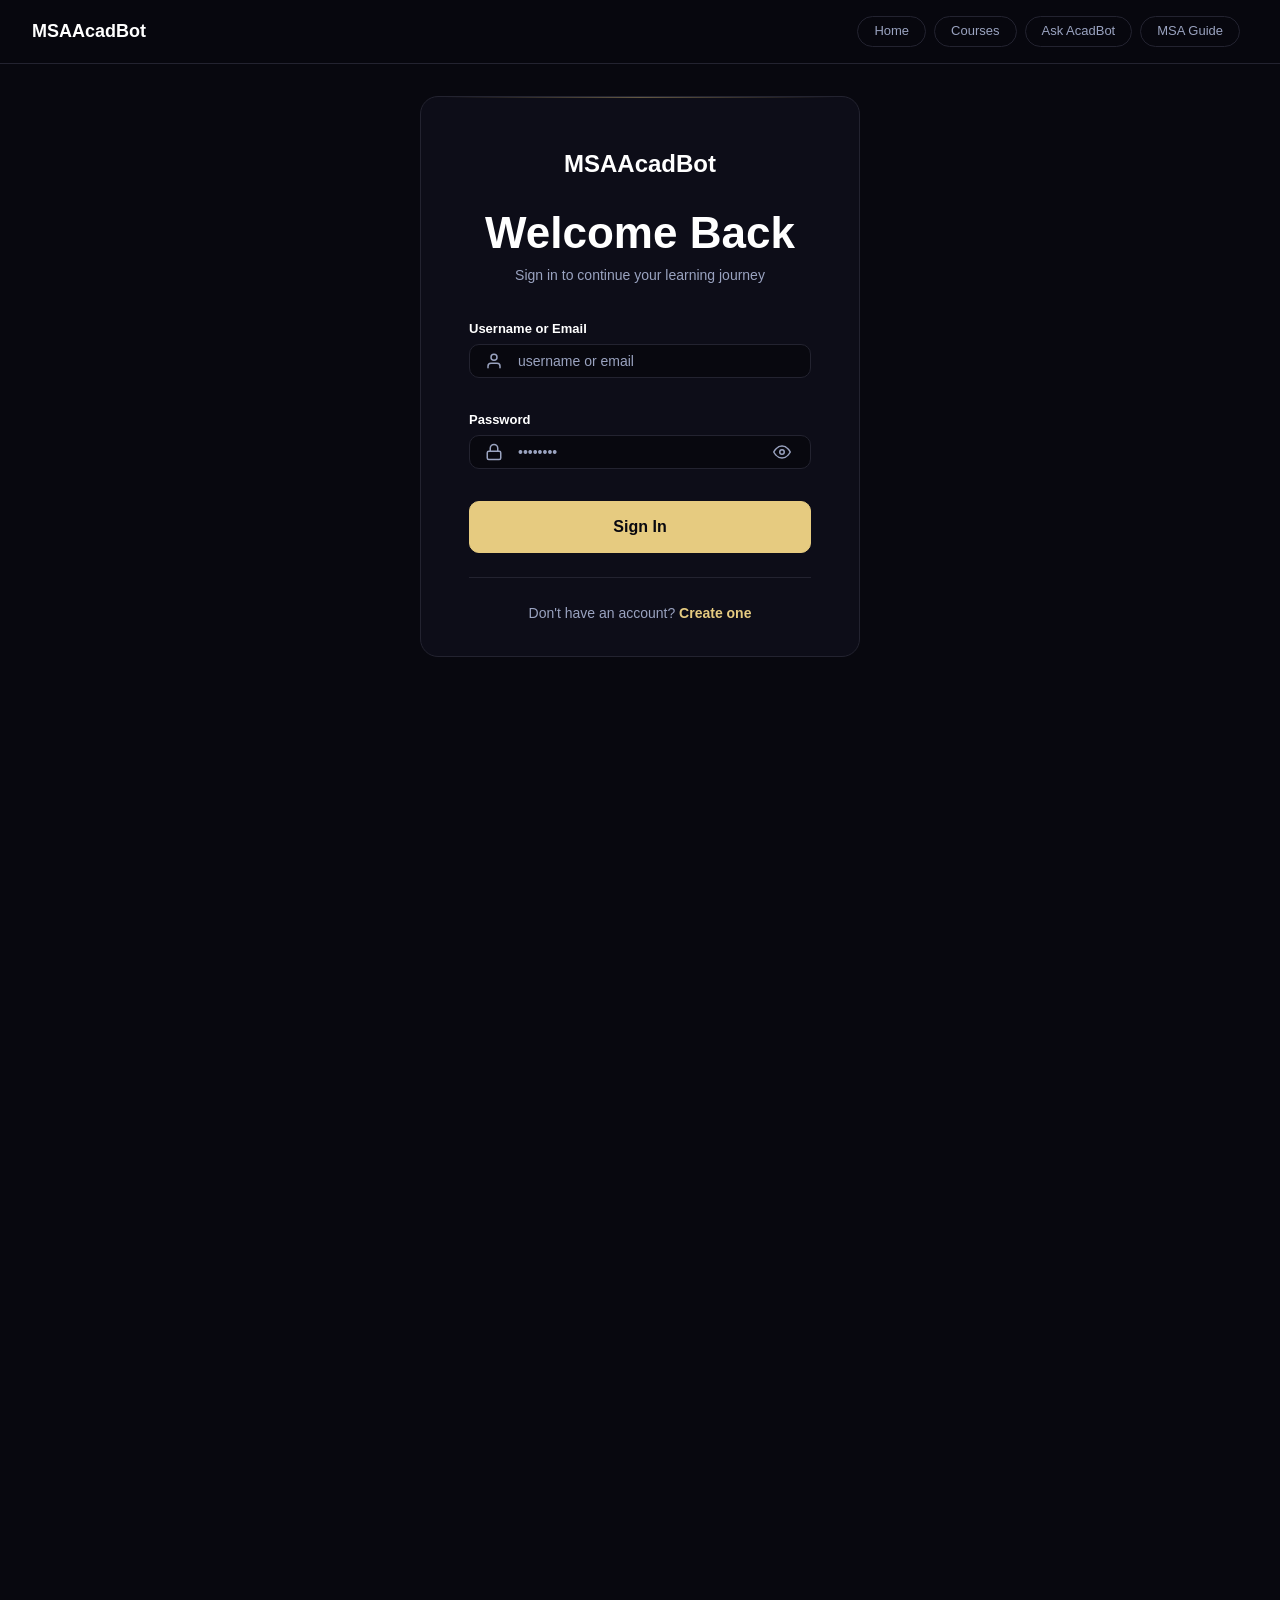
<file: frontend/acadbot.html>
<!DOCTYPE html>
<html lang="en">
<head>
  <meta charset="UTF-8"/>
  <meta name="viewport" content="width=device-width, initial-scale=1.0"/>
  <title>Ask AcadBot | MSA AcadBot</title>
  <link rel="stylesheet" href="css/styles.css"/>
</head>
<body>
  <nav class="navbar">
    <a href="index.html" class="navbar__logo">
      <span class="navbar__logo-text">MSA <span>AcadBot</span></span>
      <!-- Swap for real logo: <img class="navbar__logo-img" src="assets/logo.svg" alt="MSA AcadBot"/> -->
    </a>
    <button class="navbar__toggle" id="navToggle" type="button" aria-label="Open menu" aria-expanded="false" aria-controls="mainNav">
      <span aria-hidden="true">☰</span>
    </button>
    <div class="navbar__nav" id="mainNav">
      <a href="index.html" class="navbar__link">Home</a>
      <a href="courses.html" class="navbar__link">Courses</a>
      <a href="acadbot.html" class="navbar__link navbar__link--active">Ask AcadBot</a>
      <a href="msa-guide.html" class="navbar__link">MSA Guide</a>
      <div id="authNav">
        <!-- Authenticated nav will be injected here -->
      </div>
    </div>
  </nav>

  <main class="chat" id="chatApp" aria-label="Ask AcadBot assistant">
    <!-- Welcome / empty state — shown before the first message -->
    <section class="chat__welcome" id="chatWelcome" aria-label="Welcome">
      <img src="img/acadbot-mark.svg" alt="" width="48" height="48" class="chat__brand" aria-hidden="true">
      <h1 class="chat__title">Ask <span>AcadBot</span></h1>
      <p class="chat__subtitle">Ask about courses, career paths and what to learn next. AcadBot is an AI assistant, so double-check anything important.</p>

      <!-- Quick actions — ready-made prompts -->
      <div class="chat__quick" role="group" aria-label="Suggested questions">
        <button class="chat__quick-btn" type="button" data-prompt="Recommend a course to start my career in Data Science.">🎯 Recommend a course</button>
        <button class="chat__quick-btn" type="button" data-prompt="What should I learn next after finishing Python fundamentals?">🧭 What to learn next</button>
        <button class="chat__quick-btn" type="button" data-prompt="Explain how APIs work in simple terms.">💡 Explain a concept</button>
        <button class="chat__quick-btn" type="button" data-prompt="Help me build a learning path toward Cybersecurity.">🗺️ Build my path</button>
        <button class="chat__quick-btn" type="button" data-prompt="How do I find a mentor for Software Engineering?">🤝 Find a mentor</button>
        <button class="chat__quick-btn" type="button" data-prompt="Quiz me on database fundamentals.">📝 Quiz me</button>
      </div>
    </section>

    <!-- Message thread — revealed once the first message is sent -->
    <section class="chat__thread hidden" id="chatThread" aria-label="Conversation" aria-live="polite">
      <!-- Messages injected here -->
    </section>

    <!-- Composer -->
    <div class="chat__composer">
      <div class="chat__box">
        <textarea
          id="chatInput"
          class="chat__input"
          rows="1"
          placeholder="Ask AcadBot anything…"
          aria-label="Your message to AcadBot"
        ></textarea>
        <div class="chat__box-footer">
          <span class="chat__hint">Enter to send &middot; Shift + Enter for a new line</span>
          <button id="chatSend" class="btn btn--primary chat__send" type="button" aria-label="Send message">
            <span aria-hidden="true">↑</span>
          </button>
        </div>
      </div>
      <p class="chat__disclaimer">AcadBot is an AI assistant. It can be wrong, so check anything important.</p>
    </div>
  </main>

  <!-- Toast container -->
  <div id="toastContainer" class="toast-container" aria-live="polite" aria-atomic="true"></div>

  <script type="module" src="js/acadbot.js"></script>
</body>
</html>
</file>
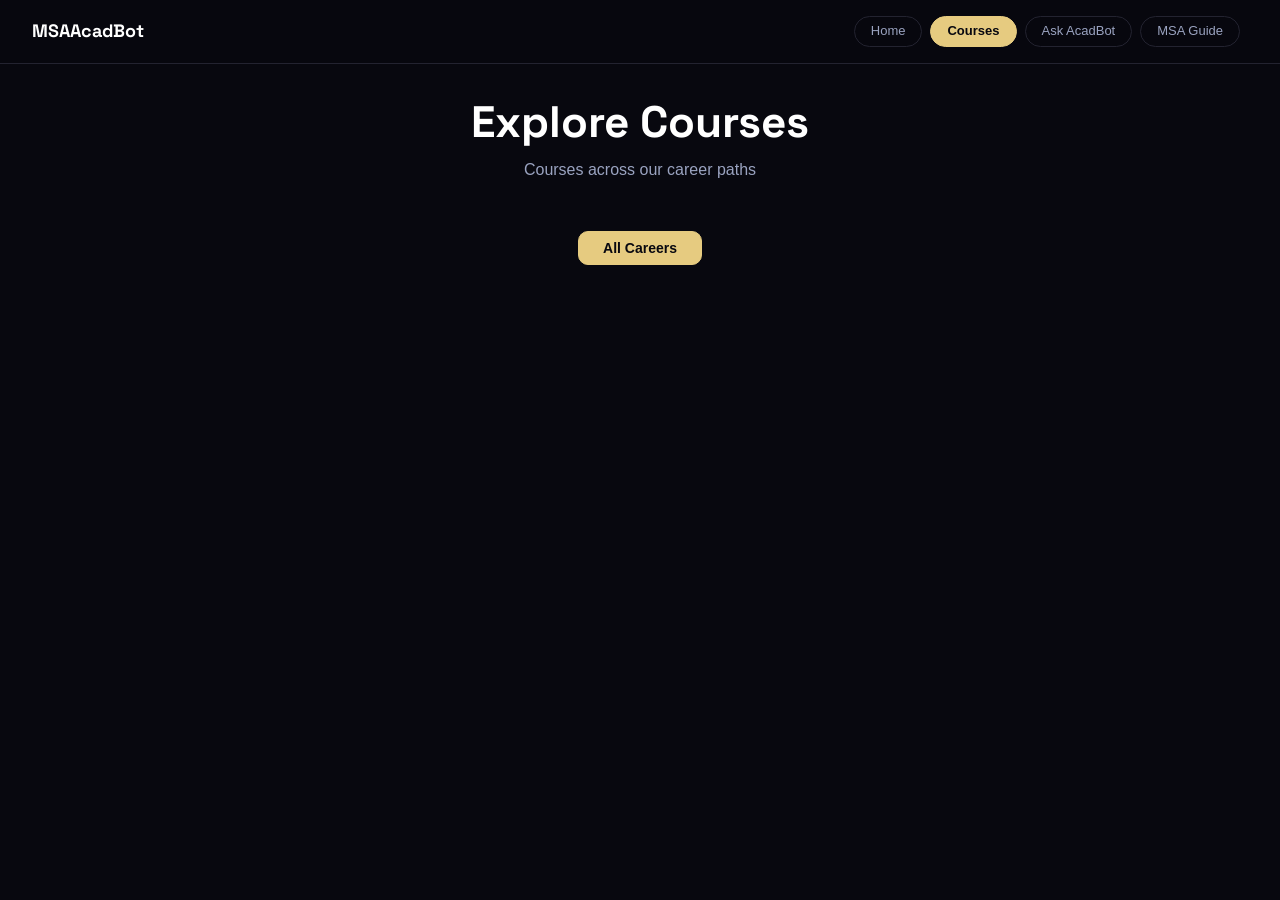
<file: frontend/course-detail.html>
<!DOCTYPE html>
<html lang="en">
<head>
  <meta charset="UTF-8"/>
  <meta name="viewport" content="width=device-width, initial-scale=1.0"/>
  <title>Course Detail | MSA AcadBot</title>
  <link rel="stylesheet" href="css/styles.css"/>
</head>
<body>
  <nav class="navbar">
    <a href="index.html" class="navbar__logo">
      <span class="navbar__logo-text">MSA <span>AcadBot</span></span>
      <!-- Swap for real logo: <img class="navbar__logo-img" src="assets/logo.svg" alt="MSA AcadBot"/> -->
    </a>
    <button class="navbar__toggle" id="navToggle" type="button" aria-label="Open menu" aria-expanded="false" aria-controls="mainNav">
      <span aria-hidden="true">☰</span>
    </button>
    <div class="navbar__nav" id="mainNav">
      <a href="index.html" class="navbar__link">Home</a>
      <a href="courses.html" class="navbar__link">Courses</a>
      <a href="acadbot.html" class="navbar__link">Ask AcadBot</a>
      <a href="msa-guide.html" class="navbar__link">MSA Guide</a>
      <div id="authNav">
        <!-- Authenticated nav will be injected here -->
      </div>
    </div>
  </nav>

  <main class="page__main">
    <!-- Breadcrumb -->
    <nav class="breadcrumb" aria-label="Breadcrumb">
      <ol class="breadcrumb__list">
        <li class="breadcrumb__item"><a class="breadcrumb__link" href="courses.html">Courses</a></li>
        <li class="breadcrumb__item"><span id="careerBreadcrumb" class="breadcrumb__link breadcrumb__link--career"></span></li>
        <li class="breadcrumb__item"><span id="courseBreadcrumb" class="breadcrumb__current" aria-current="page"></span></li>
      </ol>
    </nav>

    <!-- Course Header -->
    <header class="page__section" id="courseHeader">
      <div class="course-detail__badges">
        <span id="courseCareerBadge" class="card__badge card__badge--published">Career</span>
        <span id="courseModuleBadge" class="card__badge card__badge--draft">Module 1</span>
      </div>
      <h1 id="courseTitle" class="page__title course-detail__title"></h1>
      <p id="courseDescription" class="page__subtitle course-detail__description"></p>
      <div class="course-detail__meta">
        <span id="courseLessonsMeta">📖 <span>0</span> lessons</span>
        <span id="courseDurationMeta">⏱ <span>0</span> min total</span>
        <span id="courseUpdatedMeta">📅 Updated <span></span></span>
      </div>
    </header>

    <!-- Enrollment Action -->
    <section class="page__section enrollment-panel" id="enrollmentSection">
      <div class="enrollment-panel__inner">
        <div>
          <div id="enrollmentStatus" class="enrollment-panel__status">Not enrolled</div>
          <div id="enrollmentProgress" class="hidden">
            <div class="progress progress--sm">
              <div class="progress__bar" id="progressBar"></div>
            </div>
            <div id="progressText" class="enrollment-panel__progress">0% complete</div>
          </div>
        </div>
        <div class="enrollment-panel__actions">
          <button id="enrollBtn" class="btn btn--primary btn--lg hidden">Enroll Now</button>
          <button id="continueBtn" class="btn btn--success btn--lg hidden">Continue Learning</button>
          <a id="loginPromptBtn" href="login.html" class="btn btn--secondary btn--lg hidden">Sign in to Enroll</a>
          <button id="subscribeBtn" class="btn btn--primary btn--lg hidden">Unlock All Lessons</button>
          <button id="certificateBtn" class="btn btn--lg cert-btn hidden">Claim Certificate</button>
        </div>
      </div>
      <div id="accessStatus" class="access-status hidden"></div>
    </section>

    <section class="page__section" id="certificatePanel" aria-label="Certificate">
    </section>

    <!-- Lessons List -->
    <section class="page__section" aria-label="Course lessons">
      <h2 class="section-title">Course Content</h2>

      <div id="lessonsLoading" class="loading">
        <div class="loading__spinner"></div>
        <span>Loading lessons...</span>
      </div>

      <div id="lessonsList" class="hidden">
        <!-- Lessons injected here -->
      </div>

      <div id="lessonsEmpty" class="empty-state hidden">
        <div class="empty-state__icon">📝</div>
        <h3 class="empty-state__title">No Lessons Yet</h3>
        <p class="empty-state__message">This course doesn't have any lessons published yet. Check back soon!</p>
      </div>
    </section>
  </main>

  <!-- Toast container -->
  <div id="toastContainer" class="toast-container" aria-live="polite" aria-atomic="true"></div>

  <!-- Lesson Viewer Modal (reused from index.html design) -->
  <div id="lessonOverlay" class="lesson-overlay" role="dialog" aria-modal="true" aria-labelledby="lessonTitle" aria-hidden="true">
    <div class="lesson-box">
      <div class="lesson-head">
        <div>
          <h3 id="lessonTitle">Lesson</h3>
          <p id="lessonMeta">Module 1 · MSA Course</p>
        </div>
        <button class="lesson-close" id="lessonCloseBtn" aria-label="Close lesson">✕</button>
      </div>
      <div class="lesson-body">
        <div class="lesson-progress" id="lessonProgress"></div>
        <div id="lessonSteps"></div>
      </div>
      <div class="lesson-nav" id="lessonNav">
        <button class="lesson-btn" id="lessonPrevBtn" aria-label="Previous step">← Back</button>
        <button class="lesson-btn primary" id="lessonNextBtn" aria-label="Next step">Continue →</button>
      </div>
    </div>
  </div>

  <script type="module" src="js/course-detail.js"></script>
</body>
</html>
</file>
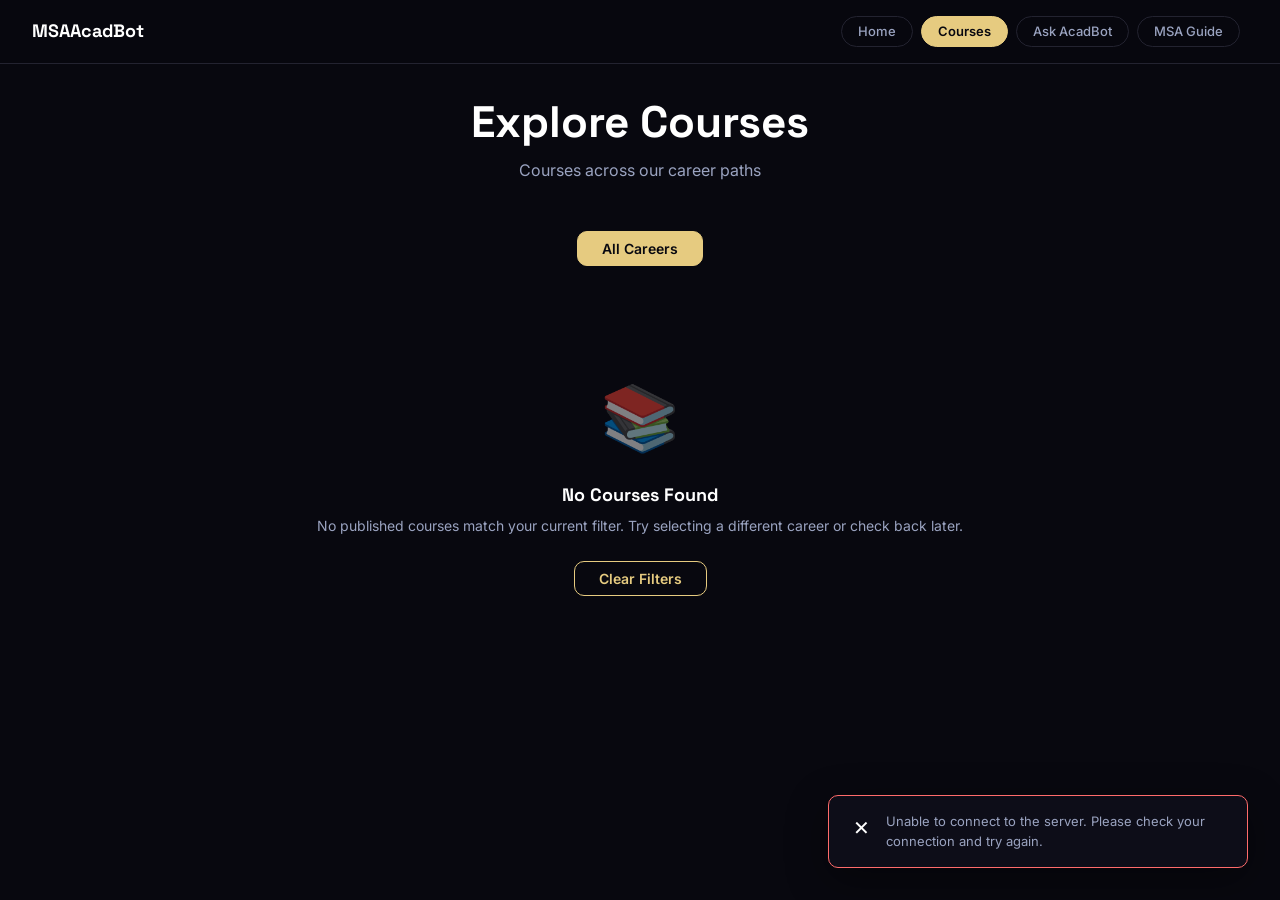
<file: frontend/courses.html>
<!DOCTYPE html>
<html lang="en">
<head>
  <meta charset="UTF-8"/>
  <meta name="viewport" content="width=device-width, initial-scale=1.0"/>
  <title>Courses | MSA AcadBot</title>
  <link rel="stylesheet" href="css/styles.css"/>
</head>
<body>
  <nav class="navbar">
    <a href="index.html" class="navbar__logo">
      <span class="navbar__logo-text">MSA <span>AcadBot</span></span>
      <!-- Swap for real logo: <img class="navbar__logo-img" src="assets/logo.svg" alt="MSA AcadBot"/> -->
    </a>
    <button class="navbar__toggle" id="navToggle" type="button" aria-label="Open menu" aria-expanded="false" aria-controls="mainNav">
      <span aria-hidden="true">☰</span>
    </button>
    <div class="navbar__nav" id="mainNav">
      <a href="index.html" class="navbar__link">Home</a>
      <a href="courses.html" class="navbar__link navbar__link--active">Courses</a>
      <a href="acadbot.html" class="navbar__link">Ask AcadBot</a>
      <a href="msa-guide.html" class="navbar__link">MSA Guide</a>
      <div id="authNav">
        <!-- Authenticated nav will be injected here -->
      </div>
    </div>
  </nav>

  <main class="page__main">
    <header class="page__header">
      <h1 class="page__title">Explore Courses</h1>
      <p class="page__subtitle">Courses across our career paths</p>
    </header>

    <!-- Career Filter -->
    <section class="page__section" id="filterSection" aria-label="Filter courses by career">
      <div class="d-flex flex-wrap gap-2 justify-center" id="careerFilters" role="group" aria-label="Filter courses by career">
        <button class="btn btn--primary" aria-pressed="true" data-career="">All Careers</button>
        <!-- Career filter buttons injected here -->
      </div>
    </section>

    <!-- Courses Grid -->
    <section class="page__section" aria-label="Course listings">
      <div id="coursesGrid" class="grid grid--auto" role="list">
        <!-- Course cards injected here -->
      </div>

      <!-- Loading State -->
      <div id="loadingState" class="loading hidden" aria-live="polite">
        <div class="loading__spinner"></div>
        <span>Loading courses...</span>
      </div>

      <!-- Empty State -->
      <div id="emptyState" class="empty-state hidden">
        <div class="empty-state__icon">📚</div>
        <h3 class="empty-state__title">No Courses Found</h3>
        <p class="empty-state__message">No published courses match your current filter. Try selecting a different career or check back later.</p>
        <button class="btn btn--secondary empty-state__action" id="clearFilterBtn">Clear Filters</button>
      </div>
    </section>

    <!-- Pagination -->
    <nav id="pagination" class="pagination hidden" aria-label="Course pagination">
      <!-- Pagination links injected here -->
    </nav>
  </main>

  <!-- Toast container -->
  <div id="toastContainer" class="toast-container" aria-live="polite" aria-atomic="true"></div>

  <script type="module" src="js/courses.js"></script>
</body>
</html>
</file>
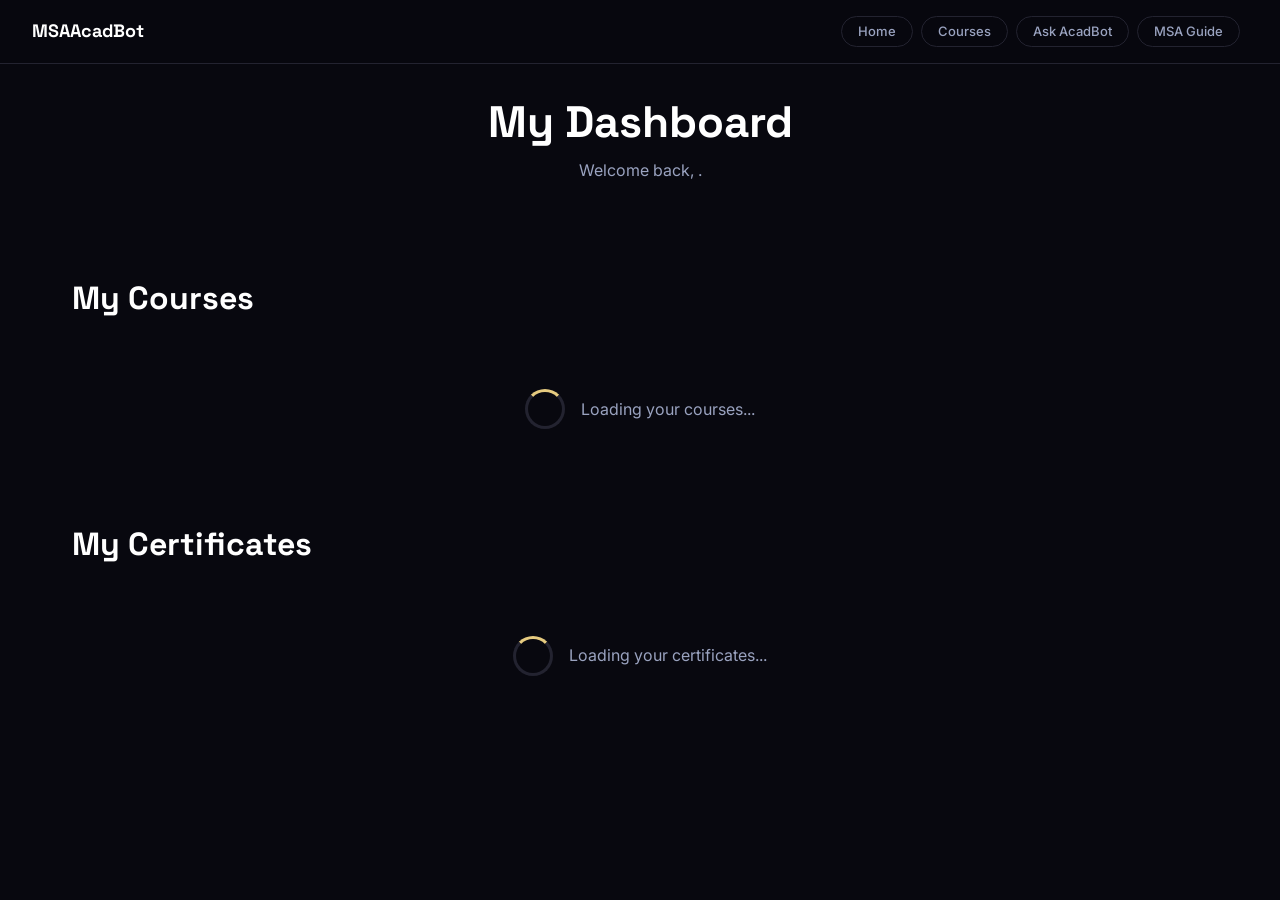
<file: frontend/dashboard.html>
<!DOCTYPE html>
<html lang="en">
<head>
  <meta charset="UTF-8"/>
  <meta name="viewport" content="width=device-width, initial-scale=1.0"/>
  <title>Dashboard | MSA AcadBot</title>
  <link rel="stylesheet" href="css/styles.css"/>
</head>
<body>
  <nav class="navbar">
    <a href="index.html" class="navbar__logo">
      <span class="navbar__logo-text">MSA <span>AcadBot</span></span>
      <!-- Swap for real logo: <img class="navbar__logo-img" src="assets/logo.svg" alt="MSA AcadBot"/> -->
    </a>
    <button class="navbar__toggle" id="navToggle" type="button" aria-label="Open menu" aria-expanded="false" aria-controls="mainNav">
      <span aria-hidden="true">☰</span>
    </button>
    <div class="navbar__nav" id="mainNav">
      <a href="index.html" class="navbar__link">Home</a>
      <a href="courses.html" class="navbar__link">Courses</a>
      <a href="acadbot.html" class="navbar__link">Ask AcadBot</a>
      <a href="msa-guide.html" class="navbar__link">MSA Guide</a>
      <div id="authNav">
        <!-- Authenticated nav will be injected here -->
      </div>
    </div>
  </nav>

  <main class="page__main">
    <header class="page__header">
      <h1 class="page__title">My Dashboard</h1>
      <p class="page__subtitle">Welcome back, <span id="dashboardFirstName"></span>.</p>
    </header>

    <!-- Stats Overview -->
    <section class="page__section" id="statsSection" aria-label="Enrollment statistics">
      <div class="grid grid--3" id="statsGrid">
        <!-- Stat cards injected here -->
      </div>
    </section>

    <!-- Enrollments List -->
    <section class="page__section" aria-label="Your enrolled courses">
      <h2 class="section-title">My Courses</h2>

      <div id="enrollmentsLoading" class="loading">
        <div class="loading__spinner"></div>
        <span>Loading your courses...</span>
      </div>

      <div id="enrollmentsList" class="hidden">
        <!-- Enrollment cards injected here -->
      </div>

      <div id="emptyState" class="empty-state hidden">
        <div class="empty-state__icon">🎓</div>
        <h3 class="empty-state__title">No Courses Yet</h3>
        <p class="empty-state__message">You haven't enrolled in any courses yet. Browse our catalog and start your learning journey today.</p>
        <a href="courses.html" class="btn btn--primary empty-state__action">Browse Courses</a>
      </div>
    </section>

    <!-- My Certificates -->
    <section class="page__section" id="certificatesSection" aria-label="My certificates">
      <h2 class="section-title">My Certificates</h2>

      <div id="certificatesLoading" class="loading">
        <div class="loading__spinner"></div>
        <span>Loading your certificates...</span>
      </div>

      <div id="certificatesList" class="cert-grid hidden"></div>

      <div id="certificatesEmpty" class="empty-state hidden">
        <div class="empty-state__icon">🏅</div>
        <h3 class="empty-state__title">No Certificates Yet</h3>
        <p class="empty-state__message">Finish a course, pass the quizzes, and your certificate will appear here.</p>
      </div>
    </section>

    <!-- Pagination -->
    <nav id="pagination" class="pagination hidden" aria-label="Enrollment pagination">
      <!-- Pagination links injected here -->
    </nav>
  </main>

  <!-- Toast container -->
  <div id="toastContainer" class="toast-container" aria-live="polite" aria-atomic="true"></div>

  <script type="module" src="js/dashboard.js"></script>
</body>
</html>
</file>
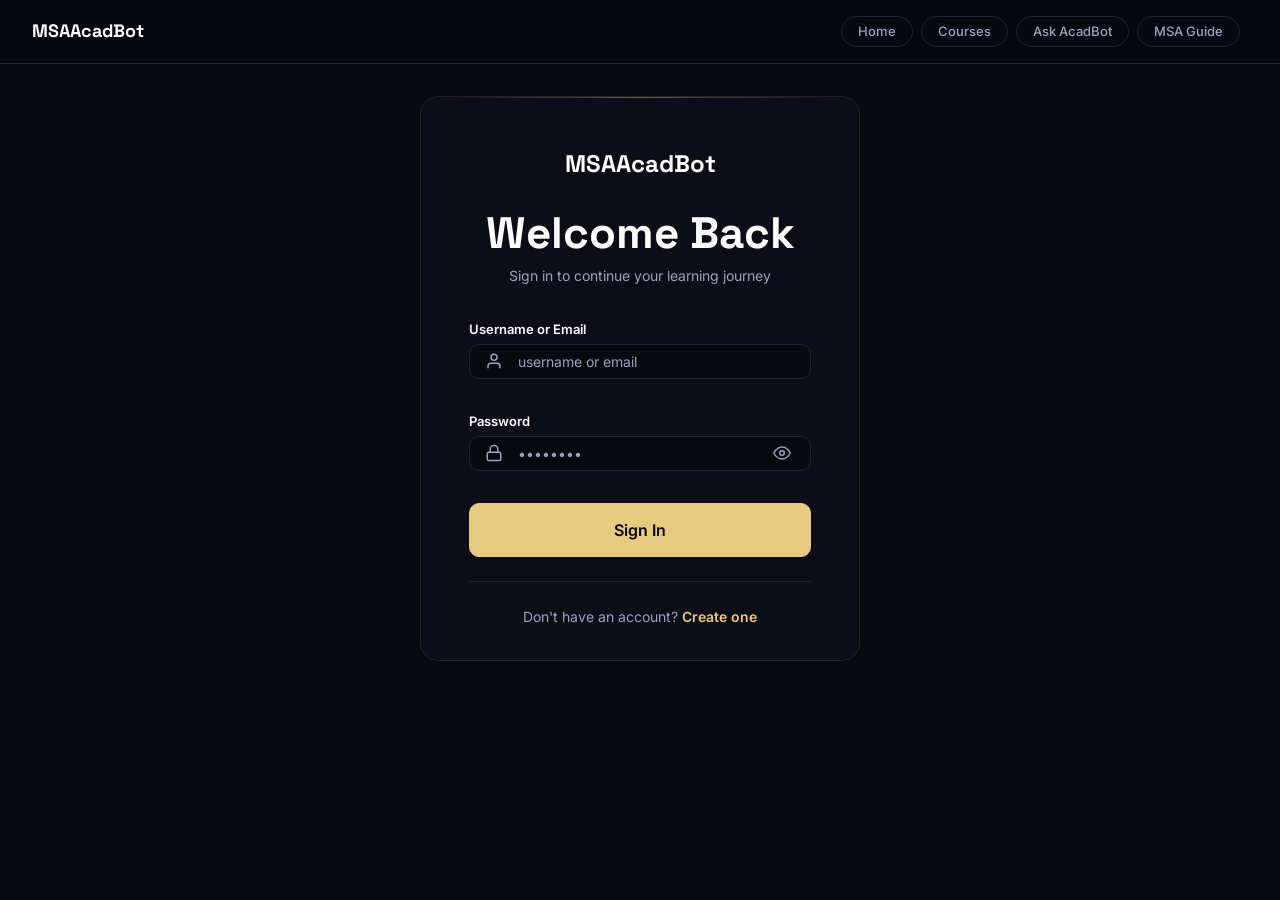
<file: frontend/login.html>
<!DOCTYPE html>
<html lang="en">
<head>
  <meta charset="UTF-8"/>
  <meta name="viewport" content="width=device-width, initial-scale=1.0"/>
  <title>Login | MSA AcadBot</title>
  <link rel="stylesheet" href="css/styles.css"/>
</head>
<body>
  <nav class="navbar">
    <a href="index.html" class="navbar__logo">
      <span class="navbar__logo-text">MSA <span>AcadBot</span></span>
      <!-- Swap for real logo: <img class="navbar__logo-img" src="assets/logo.svg" alt="MSA AcadBot"/> -->
    </a>
    <button class="navbar__toggle" id="navToggle" type="button" aria-label="Open menu" aria-expanded="false" aria-controls="mainNav">
      <span aria-hidden="true">☰</span>
    </button>
    <div class="navbar__nav" id="mainNav">
      <a href="index.html" class="navbar__link">Home</a>
      <a href="courses.html" class="navbar__link">Courses</a>
      <a href="acadbot.html" class="navbar__link">Ask AcadBot</a>
      <a href="msa-guide.html" class="navbar__link">MSA Guide</a>
      <div id="authNav"></div>
    </div>
  </nav>

  <main class="auth-main">
    <div class="auth-card">
      <div class="auth-card__logo">
        <a href="index.html" class="navbar__logo">
          <span class="navbar__logo-text">MSA <span>AcadBot</span></span>
        </a>
      </div>
      <h1 class="auth-card__title">Welcome Back</h1>
      <p class="auth-card__subtitle">Sign in to continue your learning journey</p>

      <form id="loginForm" class="auth-card__form" novalidate>
        <div class="form-group">
          <label for="email" class="form-label">Username or Email</label>
          <div class="input-wrapper">
            <span class="input-wrapper__icon">
              <svg xmlns="http://www.w3.org/2000/svg" viewBox="0 0 24 24" fill="none" stroke="currentColor" stroke-width="2" stroke-linecap="round" stroke-linejoin="round">
                <path d="M20 21v-2a4 4 0 0 0-4-4H8a4 4 0 0 0-4 4v2"/>
                <circle cx="12" cy="7" r="4"/>
              </svg>
            </span>
            <input
              type="text"
              id="email"
              name="identifier"
              class="form-input"
              placeholder="username or email"
              autocomplete="username"
              required
              aria-describedby="emailError"
            />
          </div>
          <div id="emailError" class="form-error" role="alert"></div>
        </div>

        <div class="form-group">
          <label for="password" class="form-label">Password</label>
          <div class="input-wrapper">
            <span class="input-wrapper__icon">
              <svg xmlns="http://www.w3.org/2000/svg" viewBox="0 0 24 24" fill="none" stroke="currentColor" stroke-width="2" stroke-linecap="round" stroke-linejoin="round">
                <rect x="3" y="11" width="18" height="11" rx="2" ry="2"/>
                <path d="M7 11V7a5 5 0 0 1 10 0v4"/>
              </svg>
            </span>
            <input
              type="password"
              id="password"
              name="password"
              class="form-input form-input--has-toggle"
              placeholder="••••••••"
              autocomplete="current-password"
              required
              aria-describedby="passwordError"
            />
            <button type="button" class="password-toggle" id="passwordToggle" aria-label="Show password">
              <!-- Eye open -->
              <svg id="eyeOpen" xmlns="http://www.w3.org/2000/svg" viewBox="0 0 24 24" fill="none" stroke="currentColor" stroke-width="2" stroke-linecap="round" stroke-linejoin="round">
                <path d="M1 12s4-8 11-8 11 8 11 8-4 8-11 8-11-8-11-8z"/>
                <circle cx="12" cy="12" r="3"/>
              </svg>
              <!-- Eye closed (hidden by default) -->
              <svg id="eyeClosed" xmlns="http://www.w3.org/2000/svg" viewBox="0 0 24 24" fill="none" stroke="currentColor" stroke-width="2" stroke-linecap="round" stroke-linejoin="round" style="display:none">
                <path d="M17.94 17.94A10.07 10.07 0 0 1 12 20c-7 0-11-8-11-8a18.45 18.45 0 0 1 5.06-5.94M9.9 4.24A9.12 9.12 0 0 1 12 4c7 0 11 8 11 8a18.5 18.5 0 0 1-2.16 3.19m-6.72-1.07a3 3 0 1 1-4.24-4.24"/>
                <line x1="1" y1="1" x2="23" y2="23"/>
              </svg>
            </button>
          </div>
          <div id="passwordError" class="form-error" role="alert"></div>
        </div>

        <div id="formError" class="alert alert--error hidden" role="alert">
          <span class="alert__icon">
            <svg xmlns="http://www.w3.org/2000/svg" viewBox="0 0 24 24" fill="none" stroke="currentColor" stroke-width="2" stroke-linecap="round" stroke-linejoin="round">
              <circle cx="12" cy="12" r="10"/>
              <line x1="12" y1="8" x2="12" y2="12"/>
              <line x1="12" y1="16" x2="12.01" y2="16"/>
            </svg>
          </span>
          <div class="alert__content">
            <div class="alert__message" id="formErrorMessage"></div>
          </div>
          <button type="button" class="alert__dismiss" aria-label="Dismiss error">
            <svg xmlns="http://www.w3.org/2000/svg" viewBox="0 0 24 24" fill="none" stroke="currentColor" stroke-width="2" stroke-linecap="round" stroke-linejoin="round">
              <line x1="18" y1="6" x2="6" y2="18"/>
              <line x1="6" y1="6" x2="18" y2="18"/>
            </svg>
          </button>
        </div>

        <button type="submit" class="btn btn--primary btn--block btn--lg" id="submitBtn">
          <span class="btn__text">Sign In</span>
          <span class="btn__loading hidden">Signing in...</span>
        </button>
      </form>

      <div class="auth-card__footer">
        Don't have an account? <a href="register.html">Create one</a>
      </div>
    </div>
  </main>

  <!-- Toast container for notifications -->
  <div id="toastContainer" class="toast-container" aria-live="polite" aria-atomic="true"></div>

  <script type="module" src="js/login.js"></script>

  <!-- Auth-aware navbar -->
  <script type="module">
    import { initNavbar } from './js/navbar.js';
    initNavbar();
  </script>
</body>
</html>
</file>
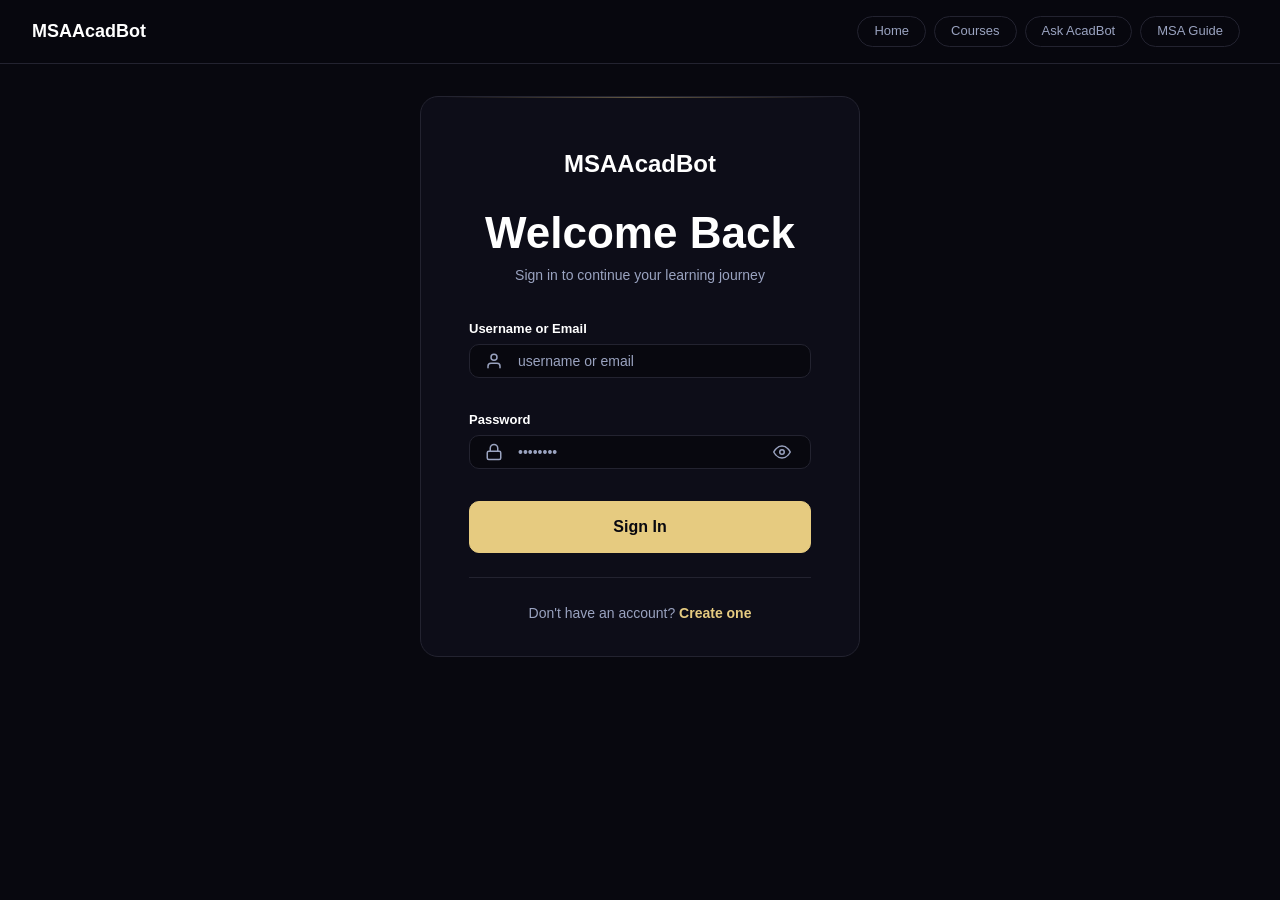
<file: frontend/msa-guide.html>
<!DOCTYPE html>
<html lang="en">
<head>
  <meta charset="UTF-8"/>
  <meta name="viewport" content="width=device-width, initial-scale=1.0"/>
  <title>MSA Guide | MSA AcadBot</title>
  <link rel="stylesheet" href="css/styles.css"/>
</head>
<body>
  <nav class="navbar">
    <a href="index.html" class="navbar__logo">
      <span class="navbar__logo-text">MSA <span>AcadBot</span></span>
    </a>
    <button class="navbar__toggle" id="navToggle" type="button" aria-label="Open menu" aria-expanded="false" aria-controls="mainNav">
      <span aria-hidden="true">☰</span>
    </button>
    <div class="navbar__nav" id="mainNav">
      <a href="index.html" class="navbar__link">Home</a>
      <a href="courses.html" class="navbar__link">Courses</a>
      <a href="acadbot.html" class="navbar__link">Ask AcadBot</a>
      <a href="msa-guide.html" class="navbar__link navbar__link--active">MSA Guide</a>
      <div id="authNav">
        <!-- Authenticated nav will be injected here -->
      </div>
    </div>
  </nav>

  <!-- ============================================================
       SCREEN 1: Welcome — Career Selection
       ============================================================ -->
  <main class="guide" id="guideApp" aria-label="MSA Guide">
    <section class="guide__welcome" id="guideWelcome" aria-label="Choose a career path">
      <div class="guide__brand" aria-hidden="true">🧭</div>
      <h1 class="guide__title">Your <span>Career Journey</span></h1>
      <p class="guide__subtitle">Pick a career path to explore its roadmap, key skills, interview questions, and matching courses.</p>

      <!-- Loading careers from API -->
      <div id="careersLoading" class="loading">
        <div class="loading__spinner"></div>
        <span>Loading career paths...</span>
      </div>

      <!-- Career cards grid — populated by JS -->
      <div class="guide__careers" id="careersGrid" role="list" aria-label="Career paths">
      </div>

      <!-- Empty state -->
      <div id="careersEmpty" class="empty-state hidden">
        <div class="empty-state__icon">🗺️</div>
        <h3 class="empty-state__title">No Career Paths Yet</h3>
        <p class="empty-state__message">Career paths haven't been added yet. Check back soon.</p>
      </div>

      <!-- Error state -->
      <div id="careersError" class="empty-state hidden">
        <div class="empty-state__icon">⚠️</div>
        <h3 class="empty-state__title">Unable to Load Careers</h3>
        <p class="empty-state__message">We couldn't reach the server. Please check your connection and try again.</p>
        <button class="btn btn--secondary" id="retryCareersBtn">Try Again</button>
      </div>
    </section>

    <!-- ============================================================
         SCREEN 2: Journey — Career Chat Interface
         ============================================================ -->
    <section class="guide__journey hidden" id="guideJourney" aria-label="Career journey">

      <!-- Journey header -->
      <div class="guide__header">
        <button class="guide__back-btn" id="backBtn" aria-label="Back to career selection">
          <span aria-hidden="true">←</span>
        </button>
        <div class="guide__header-info">
          <span class="guide__header-icon" id="journeyIcon" aria-hidden="true"></span>
          <div>
            <h2 class="guide__header-name" id="journeyName"></h2>
            <span class="guide__header-tag" id="journeyTag"></span>
          </div>
        </div>
      </div>

      <!-- Stage tabs -->
      <div class="guide__stage-tabs" role="tablist" aria-label="Journey stages">
        <button class="guide__stage-tab guide__stage-tab--active" role="tab" aria-selected="true" data-stage="roadmap">🗺️ Roadmap</button>
        <button class="guide__stage-tab" role="tab" aria-selected="false" data-stage="skills">✅ Skills</button>
        <button class="guide__stage-tab" role="tab" aria-selected="false" data-stage="interview">🎤 Interview</button>
        <button class="guide__stage-tab" role="tab" aria-selected="false" data-stage="courses">📚 Courses</button>
      </div>

      <!-- Message thread -->
      <section class="guide__thread" id="guideThread" aria-label="Conversation" aria-live="polite">
        <!-- Messages injected here -->
      </section>

      <!-- Composer -->
      <div class="guide__composer">
        <div class="guide__box">
          <textarea
            id="guideInput"
            class="guide__input"
            rows="1"
            placeholder="Ask Abia anything about this career path…"
            aria-label="Your message to Abia"
          ></textarea>
          <div class="guide__box-footer">
            <span class="guide__hint">Enter to send &middot; Shift + Enter for a new line</span>
            <button id="guideSend" class="btn btn--primary guide__send" type="button" aria-label="Send message">
              <span aria-hidden="true">↑</span>
            </button>
          </div>
        </div>
        <p class="guide__disclaimer">Abia is an AI career guide. It can be wrong, so check anything important.</p>
      </div>
    </section>
  </main>

  <!-- Toast container -->
  <div id="toastContainer" class="toast-container" aria-live="polite" aria-atomic="true"></div>

  <script type="module" src="js/msa-guide.js"></script>
</body>
</html>
</file>
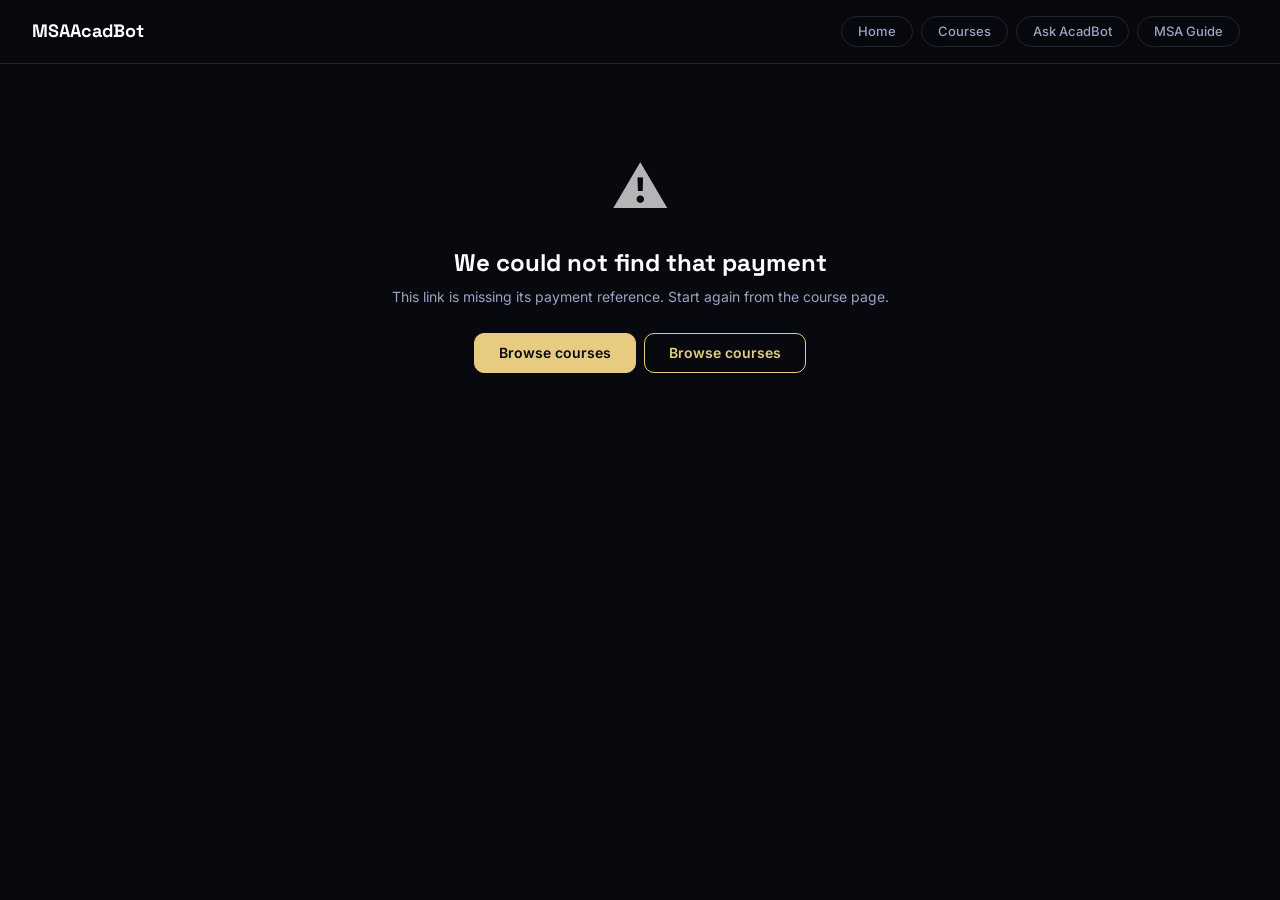
<file: frontend/payment-return.html>
<!DOCTYPE html>
<html lang="en">
<head>
  <meta charset="UTF-8"/>
  <meta name="viewport" content="width=device-width, initial-scale=1.0"/>
  <title>Payment | MSA AcadBot</title>
  <link rel="stylesheet" href="css/styles.css"/>
</head>
<body>
  <nav class="navbar">
    <a href="index.html" class="navbar__logo">
      <span class="navbar__logo-text">MSA <span>AcadBot</span></span>
    </a>
    <button class="navbar__toggle" id="navToggle" type="button" aria-label="Open menu" aria-expanded="false" aria-controls="mainNav">
      <span aria-hidden="true">☰</span>
    </button>
    <div class="navbar__nav" id="mainNav">
      <a href="index.html" class="navbar__link">Home</a>
      <a href="courses.html" class="navbar__link">Courses</a>
      <a href="acadbot.html" class="navbar__link">Ask AcadBot</a>
      <a href="msa-guide.html" class="navbar__link">MSA Guide</a>
      <div id="authNav">
        <!-- Authenticated nav will be injected here -->
      </div>
    </div>
  </nav>

  <main class="page__main">
    <div class="payment-return" id="paymentReturn" role="status" aria-live="polite">
      <div class="payment-return__icon" id="returnIcon" aria-hidden="true">⏳</div>
      <h1 class="payment-return__title" id="returnTitle">Confirming your payment</h1>
      <p class="payment-return__message" id="returnMessage">Hang on while we check with Paystack. This usually takes a few seconds.</p>
      <div class="payment-return__actions" id="returnActions"></div>
    </div>
  </main>

  <div id="toastContainer" class="toast-container" aria-live="polite" aria-atomic="true"></div>

  <script type="module" src="js/payment-return.js"></script>
</body>
</html>
</file>
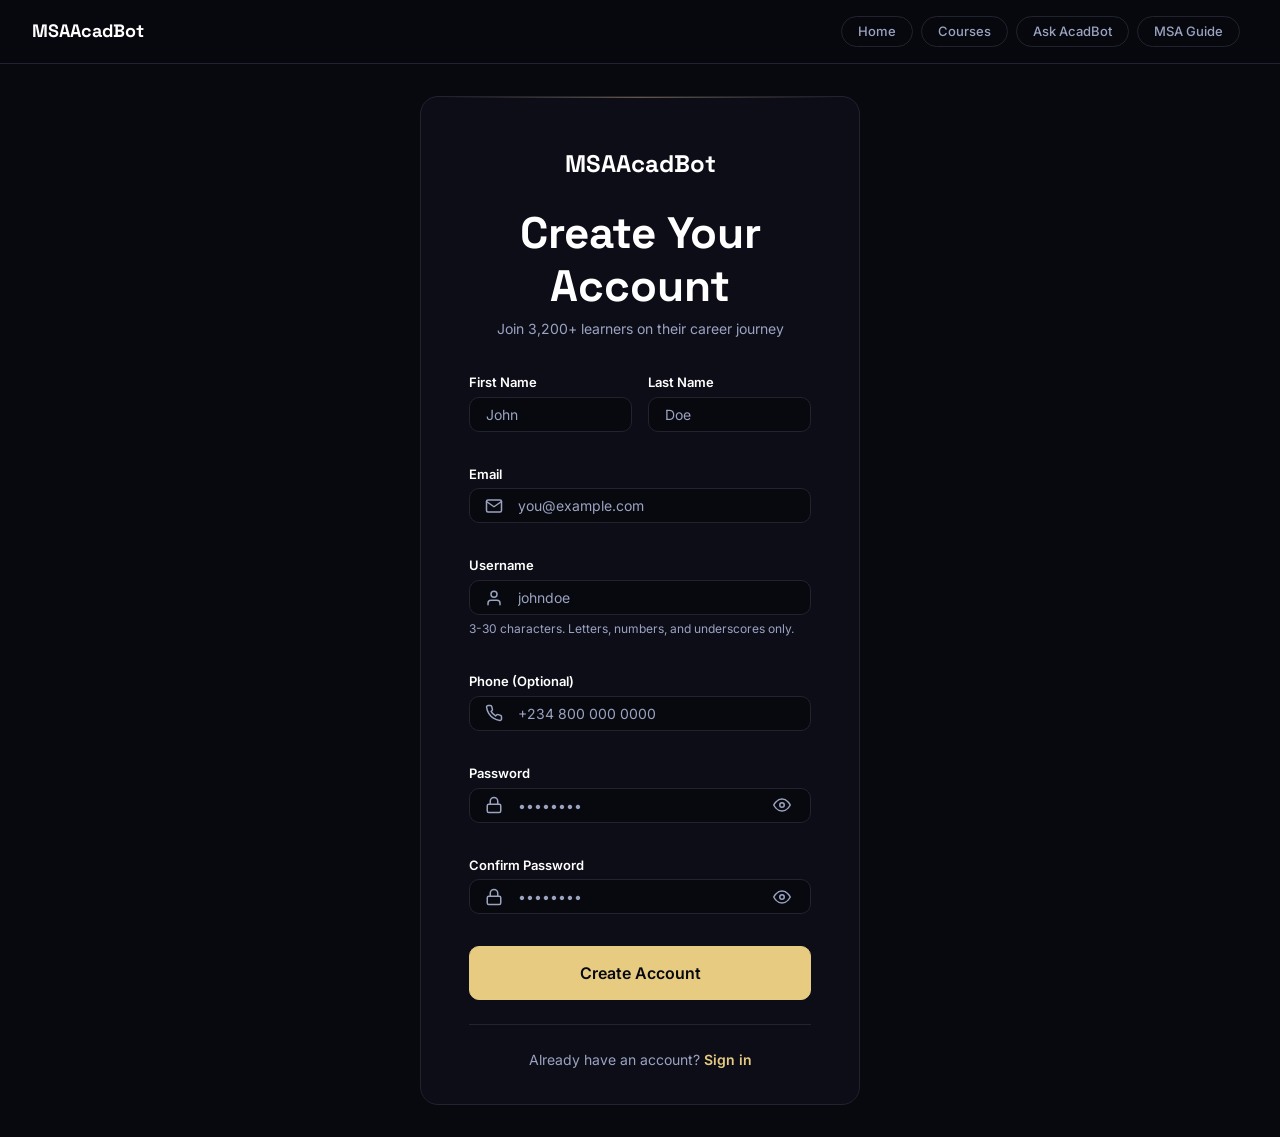
<file: frontend/register.html>
<!DOCTYPE html>
<html lang="en">
<head>
  <meta charset="UTF-8"/>
  <meta name="viewport" content="width=device-width, initial-scale=1.0"/>
  <title>Register | MSA AcadBot</title>
  <link rel="stylesheet" href="css/styles.css"/>
</head>
<body>
  <nav class="navbar">
    <a href="index.html" class="navbar__logo">
      <span class="navbar__logo-text">MSA <span>AcadBot</span></span>
      <!-- Swap for real logo: <img class="navbar__logo-img" src="assets/logo.svg" alt="MSA AcadBot"/> -->
    </a>
    <button class="navbar__toggle" id="navToggle" type="button" aria-label="Open menu" aria-expanded="false" aria-controls="mainNav">
      <span aria-hidden="true">☰</span>
    </button>
    <div class="navbar__nav" id="mainNav">
      <a href="index.html" class="navbar__link">Home</a>
      <a href="courses.html" class="navbar__link">Courses</a>
      <a href="acadbot.html" class="navbar__link">Ask AcadBot</a>
      <a href="msa-guide.html" class="navbar__link">MSA Guide</a>
      <div id="authNav"></div>
    </div>
  </nav>

  <main class="auth-main">
    <div class="auth-card">
      <div class="auth-card__logo">
        <a href="index.html" class="navbar__logo">
          <span class="navbar__logo-text">MSA <span>AcadBot</span></span>
        </a>
      </div>
      <h1 class="auth-card__title">Create Your Account</h1>
      <p class="auth-card__subtitle">Join 3,200+ learners on their career journey</p>

      <form id="registerForm" class="auth-card__form" novalidate>
        <div class="form-row">
          <div class="form-group">
            <label for="first_name" class="form-label">First Name</label>
            <input
              type="text"
              id="first_name"
              name="first_name"
              class="form-input"
              placeholder="John"
              autocomplete="given-name"
              aria-describedby="firstNameError"
            />
            <div id="firstNameError" class="form-error" role="alert"></div>
          </div>
          <div class="form-group">
            <label for="last_name" class="form-label">Last Name</label>
            <input
              type="text"
              id="last_name"
              name="last_name"
              class="form-input"
              placeholder="Doe"
              autocomplete="family-name"
              aria-describedby="lastNameError"
            />
            <div id="lastNameError" class="form-error" role="alert"></div>
          </div>
        </div>

        <div class="form-group">
          <label for="email" class="form-label">Email</label>
          <div class="input-wrapper">
            <span class="input-wrapper__icon">
              <svg xmlns="http://www.w3.org/2000/svg" viewBox="0 0 24 24" fill="none" stroke="currentColor" stroke-width="2" stroke-linecap="round" stroke-linejoin="round">
                <path d="M4 4h16c1.1 0 2 .9 2 2v12c0 1.1-.9 2-2 2H4c-1.1 0-2-.9-2-2V6c0-1.1.9-2 2-2z"/>
                <polyline points="22,6 12,13 2,6"/>
              </svg>
            </span>
            <input
              type="email"
              id="email"
              name="email"
              class="form-input"
              placeholder="you@example.com"
              autocomplete="email"
              required
              aria-describedby="emailError"
            />
          </div>
          <div id="emailError" class="form-error" role="alert"></div>
        </div>

        <div class="form-group">
          <label for="username" class="form-label">Username</label>
          <div class="input-wrapper">
            <span class="input-wrapper__icon">
              <svg xmlns="http://www.w3.org/2000/svg" viewBox="0 0 24 24" fill="none" stroke="currentColor" stroke-width="2" stroke-linecap="round" stroke-linejoin="round">
                <path d="M20 21v-2a4 4 0 0 0-4-4H8a4 4 0 0 0-4 4v2"/>
                <circle cx="12" cy="7" r="4"/>
              </svg>
            </span>
            <input
              type="text"
              id="username"
              name="username"
              class="form-input"
              placeholder="johndoe"
              autocomplete="username"
              required
              minlength="3"
              maxlength="30"
              pattern="[a-zA-Z0-9_]+"
              aria-describedby="usernameError"
            />
          </div>
          <div id="usernameError" class="form-error" role="alert"></div>
          <p class="form-help">3-30 characters. Letters, numbers, and underscores only.</p>
        </div>

        <div class="form-group">
          <label for="phone" class="form-label">Phone (Optional)</label>
          <div class="input-wrapper">
            <span class="input-wrapper__icon">
              <svg xmlns="http://www.w3.org/2000/svg" viewBox="0 0 24 24" fill="none" stroke="currentColor" stroke-width="2" stroke-linecap="round" stroke-linejoin="round">
                <path d="M22 16.92v3a2 2 0 0 1-2.18 2 19.79 19.79 0 0 1-8.63-3.07 19.5 19.5 0 0 1-6-6 19.79 19.79 0 0 1-3.07-8.67A2 2 0 0 1 4.11 2h3a2 2 0 0 1 2 1.72 12.84 12.84 0 0 0 .7 2.81 2 2 0 0 1-.45 2.11L8.09 9.91a16 16 0 0 0 6 6l1.27-1.27a2 2 0 0 1 2.11-.45 12.84 12.84 0 0 0 2.81.7A2 2 0 0 1 22 16.92z"/>
              </svg>
            </span>
            <input
              type="tel"
              id="phone"
              name="phone"
              class="form-input"
              placeholder="+234 800 000 0000"
              autocomplete="tel"
              aria-describedby="phoneError"
            />
          </div>
          <div id="phoneError" class="form-error" role="alert"></div>
        </div>

        <div class="form-group">
          <label for="password" class="form-label">Password</label>
          <div class="input-wrapper">
            <span class="input-wrapper__icon">
              <svg xmlns="http://www.w3.org/2000/svg" viewBox="0 0 24 24" fill="none" stroke="currentColor" stroke-width="2" stroke-linecap="round" stroke-linejoin="round">
                <rect x="3" y="11" width="18" height="11" rx="2" ry="2"/>
                <path d="M7 11V7a5 5 0 0 1 10 0v4"/>
              </svg>
            </span>
            <input
              type="password"
              id="password"
              name="password"
              class="form-input form-input--has-toggle"
              placeholder="••••••••"
              autocomplete="new-password"
              required
              minlength="8"
              aria-describedby="passwordError passwordStrengthCount"
            />
            <button type="button" class="password-toggle" id="passwordToggle" aria-label="Show password">
              <!-- Eye open -->
              <svg id="eyeOpen" xmlns="http://www.w3.org/2000/svg" viewBox="0 0 24 24" fill="none" stroke="currentColor" stroke-width="2" stroke-linecap="round" stroke-linejoin="round">
                <path d="M1 12s4-8 11-8 11 8 11 8-4 8-11 8-11-8-11-8z"/>
                <circle cx="12" cy="12" r="3"/>
              </svg>
              <!-- Eye closed (hidden by default) -->
              <svg id="eyeClosed" xmlns="http://www.w3.org/2000/svg" viewBox="0 0 24 24" fill="none" stroke="currentColor" stroke-width="2" stroke-linecap="round" stroke-linejoin="round" style="display:none">
                <path d="M17.94 17.94A10.07 10.07 0 0 1 12 20c-7 0-11-8-11-8a18.45 18.45 0 0 1 5.06-5.94M9.9 4.24A9.12 9.12 0 0 1 12 4c7 0 11 8 11 8a18.5 18.5 0 0 1-2.16 3.19m-6.72-1.07a3 3 0 1 1-4.24-4.24"/>
                <line x1="1" y1="1" x2="23" y2="23"/>
              </svg>
            </button>
          </div>
          <div id="passwordError" class="form-error" role="alert"></div>
          <!-- Strength indicator -->
          <div class="password-strength" id="passwordStrength" style="display:none">
            <div class="password-strength__bar-wrap">
              <div class="password-strength__bar" id="strengthBar" data-level="0"></div>
            </div>
            <div class="password-strength__count" id="passwordStrengthCount" data-level="0">0 of 4 requirements met</div>
            <div class="password-strength__rules" id="strengthRules">
              <div class="password-strength__rule" data-rule="length">
                <span class="password-strength__rule-icon">✓</span>
                <span>At least 8 characters</span>
              </div>
              <div class="password-strength__rule" data-rule="uppercase">
                <span class="password-strength__rule-icon">✓</span>
                <span>At least 1 uppercase letter</span>
              </div>
              <div class="password-strength__rule" data-rule="number">
                <span class="password-strength__rule-icon">✓</span>
                <span>At least 1 number</span>
              </div>
              <div class="password-strength__rule" data-rule="special">
                <span class="password-strength__rule-icon">✓</span>
                <span>At least 1 special character (!@#$%^&amp;*)</span>
              </div>
            </div>
          </div>
        </div>

        <div class="form-group">
          <label for="password_confirm" class="form-label">Confirm Password</label>
          <div class="input-wrapper">
            <span class="input-wrapper__icon">
              <svg xmlns="http://www.w3.org/2000/svg" viewBox="0 0 24 24" fill="none" stroke="currentColor" stroke-width="2" stroke-linecap="round" stroke-linejoin="round">
                <rect x="3" y="11" width="18" height="11" rx="2" ry="2"/>
                <path d="M7 11V7a5 5 0 0 1 10 0v4"/>
              </svg>
            </span>
            <input
              type="password"
              id="password_confirm"
              name="password_confirm"
              class="form-input form-input--has-toggle"
              placeholder="••••••••"
              autocomplete="new-password"
              required
              aria-describedby="passwordConfirmError"
            />
            <button type="button" class="password-toggle" id="passwordConfirmToggle" aria-label="Show confirm password">
              <!-- Eye open -->
              <svg class="eye-open-confirm" xmlns="http://www.w3.org/2000/svg" viewBox="0 0 24 24" fill="none" stroke="currentColor" stroke-width="2" stroke-linecap="round" stroke-linejoin="round">
                <path d="M1 12s4-8 11-8 11 8 11 8-4 8-11 8-11-8-11-8z"/>
                <circle cx="12" cy="12" r="3"/>
              </svg>
              <!-- Eye closed -->
              <svg class="eye-closed-confirm" xmlns="http://www.w3.org/2000/svg" viewBox="0 0 24 24" fill="none" stroke="currentColor" stroke-width="2" stroke-linecap="round" stroke-linejoin="round" style="display:none">
                <path d="M17.94 17.94A10.07 10.07 0 0 1 12 20c-7 0-11-8-11-8a18.45 18.45 0 0 1 5.06-5.94M9.9 4.24A9.12 9.12 0 0 1 12 4c7 0 11 8 11 8a18.5 18.5 0 0 1-2.16 3.19m-6.72-1.07a3 3 0 1 1-4.24-4.24"/>
                <line x1="1" y1="1" x2="23" y2="23"/>
              </svg>
            </button>
          </div>
          <div id="passwordConfirmError" class="form-error" role="alert"></div>
        </div>

        <div id="formError" class="alert alert--error hidden" role="alert">
          <span class="alert__icon">
            <svg xmlns="http://www.w3.org/2000/svg" viewBox="0 0 24 24" fill="none" stroke="currentColor" stroke-width="2" stroke-linecap="round" stroke-linejoin="round">
              <circle cx="12" cy="12" r="10"/>
              <line x1="12" y1="8" x2="12" y2="12"/>
              <line x1="12" y1="16" x2="12.01" y2="16"/>
            </svg>
          </span>
          <div class="alert__content">
            <div class="alert__message" id="formErrorMessage"></div>
          </div>
          <button type="button" class="alert__dismiss" aria-label="Dismiss error">
            <svg xmlns="http://www.w3.org/2000/svg" viewBox="0 0 24 24" fill="none" stroke="currentColor" stroke-width="2" stroke-linecap="round" stroke-linejoin="round">
              <line x1="18" y1="6" x2="6" y2="18"/>
              <line x1="6" y1="6" x2="18" y2="18"/>
            </svg>
          </button>
        </div>

        <button type="submit" class="btn btn--primary btn--block btn--lg" id="submitBtn">
          <span class="btn__text">Create Account</span>
          <span class="btn__loading hidden">Creating account...</span>
        </button>
      </form>

      <div class="auth-card__footer">
        Already have an account? <a href="login.html">Sign in</a>
      </div>
    </div>
  </main>

  <!-- Toast container for notifications -->
  <div id="toastContainer" class="toast-container" aria-live="polite" aria-atomic="true"></div>

  <script type="module" src="js/register.js"></script>

  <!-- Auth-aware navbar -->
  <script type="module">
    import { initNavbar } from './js/navbar.js';
    initNavbar();
  </script>
</body>
</html>
</file>
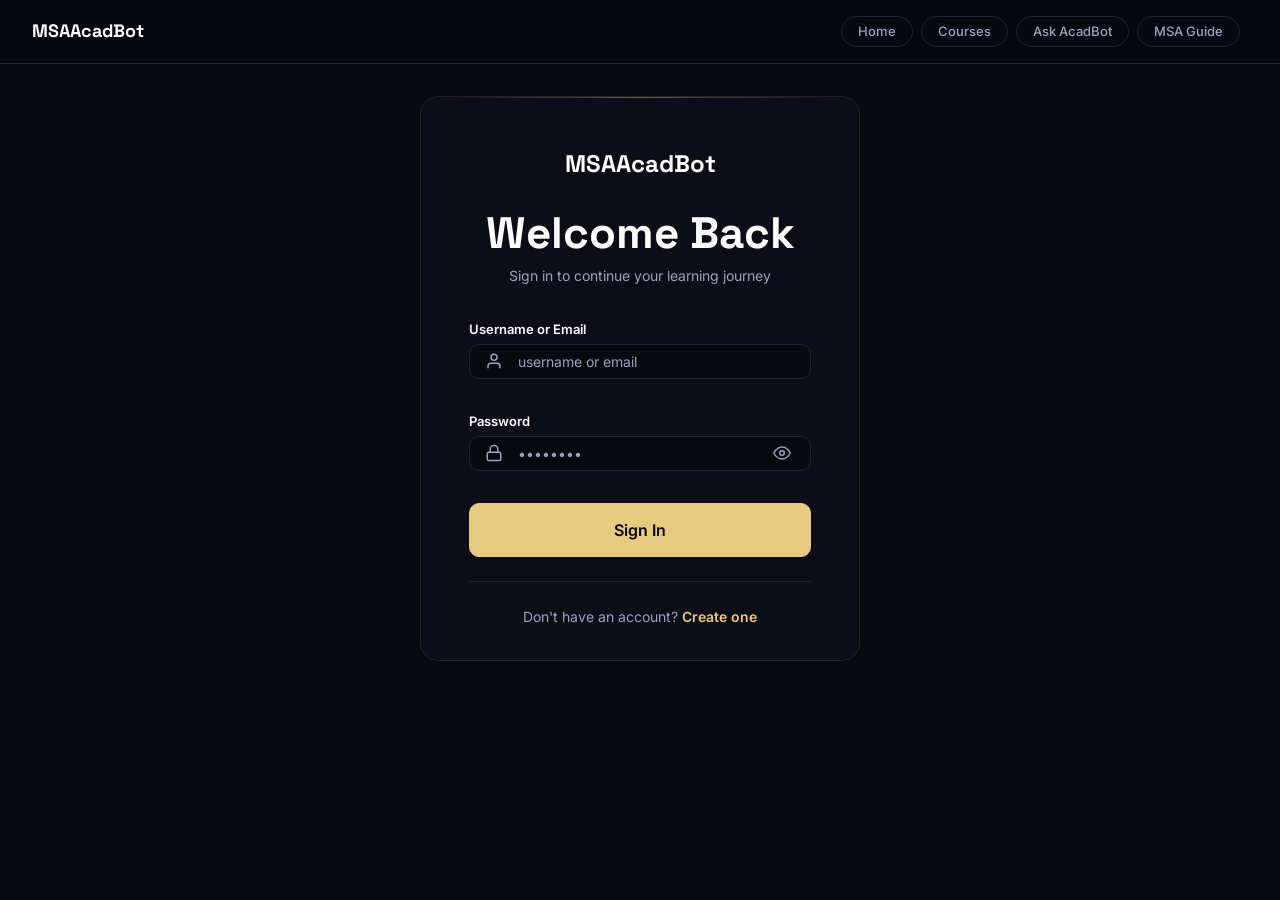
<file: frontend/speakpro.html>
<!DOCTYPE html>
<html lang="en">
<head>
  <meta charset="UTF-8"/>
  <meta name="viewport" content="width=device-width, initial-scale=1.0"/>
  <title>SpeakPro | MSA AcadBot</title>
  <link rel="stylesheet" href="css/styles.css"/>
</head>
<body class="speakpro-body">
  <nav class="navbar">
    <a href="index.html" class="navbar__logo">
      <span class="navbar__logo-text">MSA <span>AcadBot</span></span>
    </a>
    <button class="navbar__toggle" id="navToggle" type="button" aria-label="Open menu" aria-expanded="false" aria-controls="mainNav">
      <span aria-hidden="true">☰</span>
    </button>
    <div class="navbar__nav" id="mainNav">
      <a href="index.html" class="navbar__link">Home</a>
      <a href="courses.html" class="navbar__link">Courses</a>
      <a href="acadbot.html" class="navbar__link">Ask AcadBot</a>
      <a href="msa-guide.html" class="navbar__link">MSA Guide</a>
      <a href="speakpro.html" class="navbar__link navbar__link--active">SpeakPro</a>
      <div id="authNav">
      </div>
    </div>
  </nav>

  <main class="speakpro">
    <header class="speakpro__header">
      <h1 class="speakpro__title">Speak<span>Pro</span></h1>
      <p class="speakpro__subtitle">You know the work. This finds the words that are not keeping up. Tell us what you do, get scored on how clearly you explain it, practise three questions, and leave with a pitch for your project.</p>
      <p class="speakpro__disclaimer">This is AI generated feedback, not a human coach. Do not enter private or sensitive personal details.</p>
    </header>

    <ol class="sp-steps" id="spSteps" aria-label="Progress">
      <li class="sp-step sp-step--active" id="spStep1" aria-current="step">
        <span class="sp-step__num">1</span>
        <span class="sp-step__label">Your work</span>
      </li>
      <li class="sp-step" id="spStep2">
        <span class="sp-step__num">2</span>
        <span class="sp-step__label">Your score and practice</span>
      </li>
      <li class="sp-step" id="spStep3">
        <span class="sp-step__num">3</span>
        <span class="sp-step__label">Your feedback and pitch</span>
      </li>
    </ol>

    <section class="sp-panel" id="spForm" aria-label="Tell us about your work">
      <form id="spFormEl" novalidate>
        <div class="form-group">
          <label class="form-label" for="spSkills">What are you good at?</label>
          <textarea class="form-input sp-input" id="spSkills" name="skills" rows="3" maxlength="400" required placeholder="Data analysis, Excel, customer service, tailoring, plumbing, teaching, photography. Anything you have actually done."></textarea>
          <div class="sp-counter"><span id="spSkillsCount">0</span> / 400</div>
        </div>

        <div class="form-group">
          <label class="form-label" for="spProject">Tell us about one project you did</label>
          <textarea class="form-input sp-input" id="spProject" name="project" rows="5" maxlength="600" required placeholder="What it was, what you did in it, who it was for, and what changed because of it."></textarea>
          <div class="sp-counter"><span id="spProjectCount">0</span> / 600</div>
        </div>

        <div class="form-group">
          <label class="form-label" for="spGoal">Where do you want this to take you?</label>
          <input class="form-input" id="spGoal" name="goal" type="text" maxlength="200" required placeholder="An interview, a bigger contract, a promotion, your first client."/>
          <div class="sp-counter"><span id="spGoalCount">0</span> / 200</div>
        </div>

        <p class="form-error" id="spFormError" role="alert"></p>
        <button class="btn btn--primary btn--lg sp-submit" id="spSubmit" type="submit">Find my gaps</button>
        <p class="sp-loading" id="spLoading" hidden>Reading your answers, one moment.</p>
      </form>
    </section>

    <section class="sp-panel hidden" id="spResult" aria-label="Your score and practice questions"></section>

    <section class="sp-panel hidden" id="spPractice" aria-label="Answer the practice questions"></section>

    <section class="sp-panel hidden" id="spFeedback" aria-label="Your feedback and pitch"></section>
  </main>

  <div id="toastContainer" class="toast-container" aria-live="polite" aria-atomic="true"></div>

  <script type="module" src="js/speakpro.js"></script>
</body>
</html>
</file>
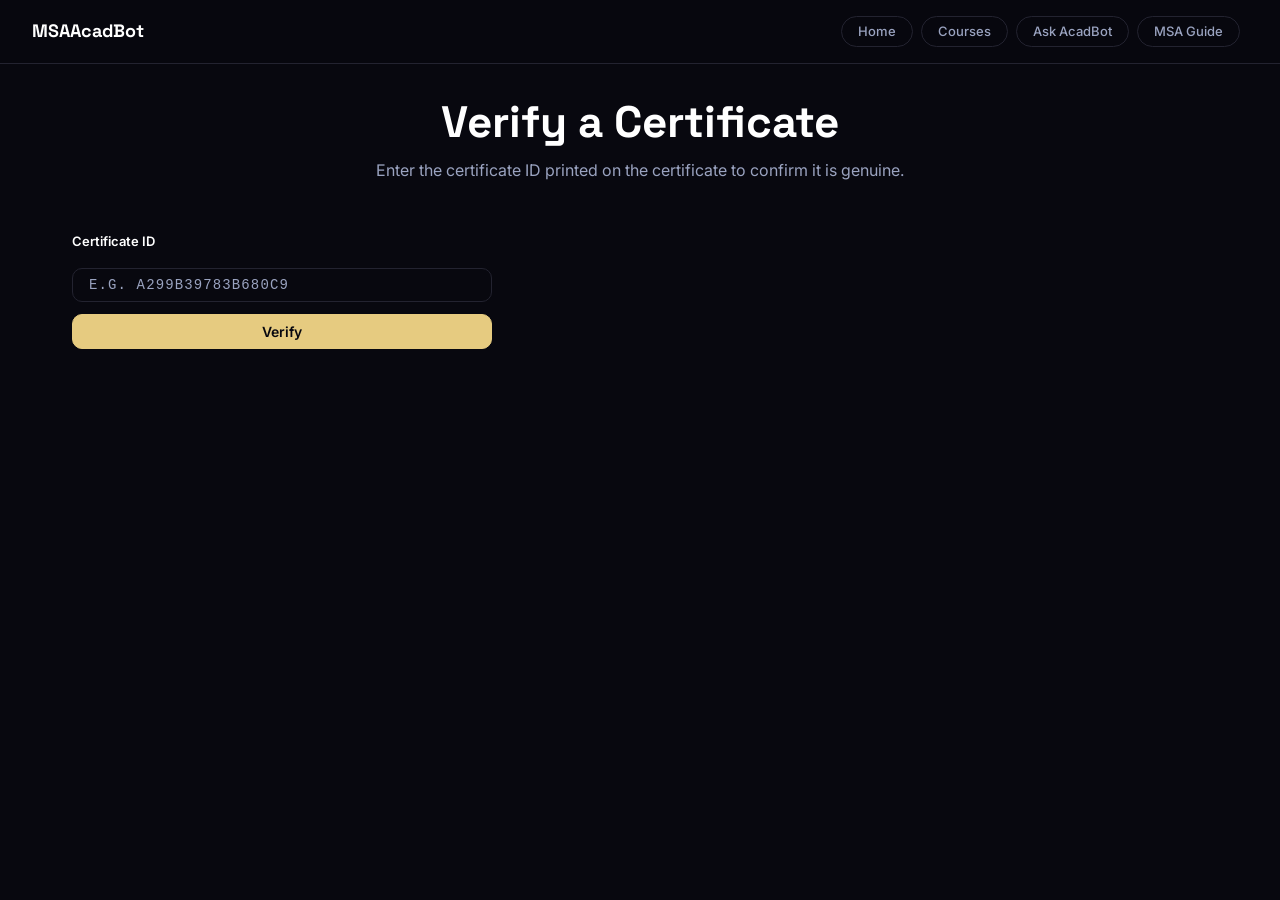
<file: frontend/verify.html>
<!DOCTYPE html>
<html lang="en">
<head>
  <meta charset="UTF-8"/>
  <meta name="viewport" content="width=device-width, initial-scale=1.0"/>
  <title>Verify Certificate | MSA AcadBot</title>
  <link rel="stylesheet" href="css/styles.css"/>
</head>
<body>
  <nav class="navbar">
    <a href="index.html" class="navbar__logo">
      <span class="navbar__logo-text">MSA <span>AcadBot</span></span>
    </a>
    <button class="navbar__toggle" id="navToggle" type="button" aria-label="Open menu" aria-expanded="false" aria-controls="mainNav">
      <span aria-hidden="true">☰</span>
    </button>
    <div class="navbar__nav" id="mainNav">
      <a href="index.html" class="navbar__link">Home</a>
      <a href="courses.html" class="navbar__link">Courses</a>
      <a href="acadbot.html" class="navbar__link">Ask AcadBot</a>
      <a href="msa-guide.html" class="navbar__link">MSA Guide</a>
      <div id="authNav"></div>
    </div>
  </nav>

  <main class="page__main">
    <header class="page__header">
      <h1 class="page__title">Verify a Certificate</h1>
      <p class="page__subtitle">Enter the certificate ID printed on the certificate to confirm it is genuine.</p>
    </header>

    <section class="page__section">
      <form id="verifyForm" class="cert-verify-form">
        <label class="form-label" for="certCode">Certificate ID</label>
        <input
          id="certCode"
          name="code"
          type="text"
          class="form-input"
          placeholder="e.g. A299B39783B680C9"
          autocomplete="off"
          spellcheck="false"
        />
        <button type="submit" class="btn btn--primary" id="verifyBtn">Verify</button>
      </form>

      <div id="verifyStatus" class="verify-status" role="status" aria-live="polite"></div>
    </section>
  </main>

  <script type="module" src="js/verify.js"></script>
</body>
</html>
</file>
<file: frontend/css/styles.css>
/* ============================================================
   MSA AcadBot Frontend — Shared Design System
   Reused from root index.html design tokens
   ============================================================ */

/* Font imports */
@import url('https://fonts.googleapis.com/css2?family=Space+Grotesk:wght@400;500;600;700&family=Inter:wght@300;400;500;600&display=swap');

/* CSS Custom Properties — Design Tokens */
:root {
  /* Core colors */
  --navy: #08080F;
  --navy2: #0D0D18;
  --navy3: #141423;
  --gold: #E6CB80;
  --gold2: #F5E2A9;
  --gold3: rgba(230, 203, 128, 0.13);
  --teal: #4FD8C6;
  --teal2: rgba(79, 216, 198, 0.12);
  --white: #FFFFFF;
  --muted: #9AA3C0;
  --border: #232330;
  --red: #FF6B6B;
  --green: #4CAF50;

  /* Spacing scale */
  --space-xs: 4px;
  --space-sm: 8px;
  --space-md: 16px;
  --space-lg: 24px;
  --space-xl: 32px;
  --space-2xl: 48px;

  /* Border radius */
  --radius-sm: 6px;
  --radius-md: 10px;
  --radius-lg: 14px;
  --radius-xl: 18px;
  --radius-pill: 999px;

  /* Shadows */
  --shadow-sm: 0 2px 8px rgba(0, 0, 0, 0.2);
  --shadow-md: 0 6px 20px rgba(0, 0, 0, 0.3);
  --shadow-lg: 0 12px 40px rgba(0, 0, 0, 0.4);

  /* Transitions */
  --transition-fast: 0.15s ease;
  --transition-base: 0.2s ease;
  --transition-slow: 0.3s ease;

  /* Z-index scale */
  --z-nav: 100;
  --z-modal: 200;
  --z-toast: 300;
}

/* ============================================================
   Reset & Base
   ============================================================ */
*,
*::before,
*::after {
  box-sizing: border-box;
  margin: 0;
  padding: 0;
}

html {
  font-size: 16px;
  -webkit-font-smoothing: antialiased;
  -moz-osx-font-smoothing: grayscale;
}

body {
  font-family: 'Inter', sans-serif;
  background: var(--navy);
  color: var(--white);
  min-height: 100vh;
  line-height: 1.6;
  overflow-x: hidden;
}

/* Focus styles for accessibility */
:focus-visible {
  outline: 2px solid var(--gold);
  outline-offset: 2px;
}

/* Scrollbar styling */
::-webkit-scrollbar {
  width: 6px;
  height: 6px;
}
::-webkit-scrollbar-track {
  background: var(--navy);
}
::-webkit-scrollbar-thumb {
  background: var(--border);
  border-radius: 3px;
}
::-webkit-scrollbar-thumb:hover {
  background: var(--gold);
}

/* ============================================================
   Typography
   ============================================================ */
h1, h2, h3, h4, h5, h6 {
  font-family: 'Space Grotesk', sans-serif;
  font-weight: 700;
  line-height: 1.2;
  color: var(--white);
}

h1 { font-size: clamp(28px, 5vw, 44px); }
h2 { font-size: clamp(22px, 4vw, 32px); }
h3 { font-size: clamp(18px, 3vw, 24px); }
h4 { font-size: clamp(16px, 2.5vw, 20px); }

p {
  font-size: 15px;
  line-height: 1.65;
  color: var(--muted);
}

a {
  color: var(--teal);
  text-decoration: none;
  transition: color var(--transition-fast);
}
a:hover {
  color: var(--gold);
}

/* ============================================================
   Navigation Bar
   ============================================================ */
.navbar {
  display: flex;
  align-items: center;
  justify-content: space-between;
  padding: var(--space-md) var(--space-xl);
  border-bottom: 1px solid var(--border);
  background: rgba(8, 8, 15, 0.97);
  position: sticky;
  top: 0;
  z-index: var(--z-nav);
  backdrop-filter: blur(10px);
}

.navbar__logo {
  font-family: 'Space Grotesk', sans-serif;
  font-weight: 700;
  font-size: 18px;
  color: var(--gold);
  display: flex;
  align-items: center;
  gap: var(--space-sm);
  text-decoration: none;
}
.navbar__logo:hover {
  color: var(--gold2);
}
.navbar__logo span {
  color: var(--white);
}

/* Logo placeholder — swap in real logo image later */
.navbar__logo-img {
  height: 28px;
  width: auto;
  display: block;
}
.navbar__logo-text {
  display: inline-flex;
  align-items: center;
}

.navbar__nav {
  display: flex;
  align-items: center;
  gap: var(--space-sm);
}

.navbar__link {
  padding: var(--space-xs) var(--space-md);
  border-radius: var(--radius-pill);
  border: 1px solid var(--border);
  background: transparent;
  color: var(--muted);
  font-size: 13px;
  font-family: 'Inter', sans-serif;
  font-weight: 500;
  cursor: pointer;
  text-decoration: none;
  transition: all var(--transition-base);
  white-space: nowrap;
}
.navbar__link:hover,
.navbar__link:focus {
  border-color: var(--gold);
  color: var(--gold);
}
.navbar__link--active {
  background: var(--gold);
  color: var(--navy);
  border-color: var(--gold);
  font-weight: 600;
}

.navbar__user {
  display: flex;
  align-items: center;
  gap: var(--space-md);
  margin-left: var(--space-md);
}

.navbar__user-name {
  font-size: 13px;
  color: var(--muted);
  font-weight: 500;
}

.navbar__btn {
  padding: var(--space-xs) var(--space-md);
  border-radius: var(--radius-pill);
  border: 1px solid var(--gold);
  background: transparent;
  color: var(--gold);
  font-size: 13px;
  font-family: 'Inter', sans-serif;
  font-weight: 600;
  cursor: pointer;
  transition: all var(--transition-base);
  white-space: nowrap;
}
.navbar__btn:hover,
.navbar__btn:focus {
  background: var(--gold);
  color: var(--navy);
}

.navbar__toggle {
  display: none;
  align-items: center;
  justify-content: center;
  width: 40px;
  height: 31px;
  margin-left: auto;
  border: 1px solid var(--border);
  border-radius: var(--radius-sm);
  background: transparent;
  color: var(--white);
  font-size: 14px;
  line-height: 1;
  cursor: pointer;
}

@media (max-width: 768px) {
  .navbar {
    flex-wrap: wrap;
    padding: var(--space-md);
  }
  .navbar__toggle {
    display: inline-flex;
  }
  .navbar__nav {
    position: absolute;
    top: 100%;
    left: 0;
    right: 0;
    display: none;
    flex-direction: column;
    align-items: stretch;
    gap: var(--space-xs);
    padding: var(--space-md);
    background: var(--navy2);
    border-bottom: 1px solid var(--border);
    max-height: calc(100dvh - 60px);
    overflow-y: auto;
  }
  .navbar__nav--open {
    display: flex;
  }
  #authNav {
    display: flex;
    flex-direction: column;
    align-items: stretch;
    gap: var(--space-xs);
    margin-top: var(--space-xs);
  }
  .navbar__link,
  .navbar__btn,
  .navbar__user-name {
    text-align: center;
    white-space: normal;
  }
}

/* ============================================================
   Buttons
   ============================================================ */
.btn {
  display: inline-flex;
  align-items: center;
  justify-content: center;
  gap: var(--space-sm);
  padding: var(--space-sm) var(--space-lg);
  border-radius: var(--radius-md);
  border: none;
  font-family: 'Inter', sans-serif;
  font-size: 14px;
  font-weight: 600;
  cursor: pointer;
  transition: all var(--transition-base);
  text-decoration: none;
  white-space: nowrap;
}

.btn:disabled {
  opacity: 0.5;
  cursor: not-allowed;
}

.btn--primary {
  background: var(--gold);
  color: var(--navy);
  border: 1px solid var(--gold);
}
.btn--primary:hover:not(:disabled) {
  background: var(--gold2);
}

.btn--secondary {
  background: transparent;
  color: var(--gold);
  border: 1px solid var(--gold);
}
.btn--secondary:hover:not(:disabled) {
  background: var(--gold3);
}

.btn--ghost {
  background: transparent;
  color: var(--muted);
  border: 1px solid var(--border);
}
.btn--ghost:hover:not(:disabled) {
  border-color: var(--gold);
  color: var(--gold);
}

.btn--danger {
  background: var(--red);
  color: var(--white);
  border: 1px solid var(--red);
}
.btn--danger:hover:not(:disabled) {
  background: var(--red);
  filter: brightness(1.12);
  border-color: var(--red);
}

.btn--success {
  background: var(--green);
  color: var(--white);
  border: 1px solid var(--green);
}
.btn--success:hover:not(:disabled) {
  background: var(--green);
  filter: brightness(1.12);
  border-color: var(--green);
}

.btn--sm {
  padding: var(--space-xs) var(--space-md);
  font-size: 12px;
}

.btn--lg {
  padding: var(--space-md) var(--space-xl);
  font-size: 16px;
}

.btn--block {
  width: 100%;
}

/* ============================================================
   Form Elements
   ============================================================ */
.form-group {
  margin-bottom: var(--space-md);
}

.form-label {
  display: block;
  font-size: 13px;
  font-weight: 600;
  color: var(--white);
  margin-bottom: var(--space-xs);
}

.form-input {
  width: 100%;
  background: var(--navy);
  border: 1px solid var(--border);
  border-radius: var(--radius-md);
  padding: var(--space-sm) var(--space-md);
  color: var(--white);
  font-size: 14px;
  font-family: 'Inter', sans-serif;
  outline: none;
  transition: border-color var(--transition-fast), box-shadow var(--transition-fast);
}
.form-input:focus {
  border-color: var(--gold);
  box-shadow: 0 0 0 3px var(--gold3);
}
.form-input::placeholder {
  color: var(--muted);
}
.form-input:disabled {
  opacity: 0.6;
  cursor: not-allowed;
}

.form-error {
  display: none;
  font-size: 12px;
  color: var(--red);
  margin-top: var(--space-xs);
}
.form-error.visible {
  display: block;
}

.form-help {
  font-size: 12px;
  color: var(--muted);
  margin-top: var(--space-xs);
}

.form-row {
  display: flex;
  gap: var(--space-md);
}
.form-row .form-group {
  flex: 1;
}

/* ============================================================
   Cards
   ============================================================ */
.card {
  background: var(--navy2);
  border: 1px solid var(--border);
  border-radius: var(--radius-lg);
  overflow: hidden;
  transition: all var(--transition-base);
}
.card:hover {
  border-color: var(--gold);
  transform: translateY(-2px);
  box-shadow: var(--shadow-md);
}

.card__header {
  padding: var(--space-md) var(--space-lg);
  border-bottom: 1px solid var(--border);
}

.card__body {
  padding: var(--space-lg);
}

.card__footer {
  padding: var(--space-md) var(--space-lg);
  border-top: 1px solid var(--border);
  display: flex;
  align-items: center;
  justify-content: flex-end;
  gap: var(--space-sm);
}

.card__title {
  font-family: 'Space Grotesk', sans-serif;
  font-size: 16px;
  font-weight: 700;
  color: var(--white);
  margin: 0;
}

.card__subtitle {
  font-size: 13px;
  color: var(--muted);
  margin-top: var(--space-xs);
}

.card__meta {
  display: flex;
  align-items: center;
  gap: var(--space-md);
  font-size: 12px;
  color: var(--muted);
  margin-top: var(--space-sm);
  flex-wrap: wrap;
}

.card__badge {
  display: inline-flex;
  align-items: center;
  padding: var(--space-xs) var(--space-sm);
  border-radius: var(--radius-pill);
  font-size: 11px;
  font-weight: 600;
  text-transform: uppercase;
  letter-spacing: 0.5px;
}

.card__badge--published {
  background: var(--gold3);
  color: var(--gold);
  border: 1px solid var(--gold);
}

.card__badge--draft {
  background: rgba(138, 148, 178, 0.15);
  color: var(--muted);
  border: 1px solid var(--border);
}

.card__badge--active {
  background: rgba(76, 175, 80, 0.15);
  color: var(--green);
  border: 1px solid var(--green);
}

.card__badge--completed {
  background: rgba(79, 216, 198, 0.12);
  color: var(--teal);
  border: 1px solid var(--teal);
}

/* ============================================================
   Course Card (specific to course listing)
   ============================================================ */
.course-card {
  background: var(--navy2);
  border: 1px solid var(--border);
  border-radius: var(--radius-lg);
  overflow: hidden;
  transition: all var(--transition-base);
  display: flex;
  flex-direction: column;
  height: 100%;
}
.course-card:hover {
  border-color: var(--gold);
  transform: translateY(-4px);
  box-shadow: var(--shadow-lg);
}

.course-card__thumbnail {
  width: 100%;
  height: 180px;
  object-fit: cover;
  background: var(--navy3);
}

.course-card__placeholder {
  width: 100%;
  height: 180px;
  display: flex;
  align-items: center;
  justify-content: center;
  background: var(--navy3);
  font-size: 48px;
}

.course-card__content {
  padding: var(--space-lg);
  display: flex;
  flex-direction: column;
  flex: 1;
}

.course-card__career {
  display: inline-flex;
  align-items: center;
  gap: var(--space-xs);
  font-size: 11px;
  color: var(--teal);
  font-weight: 600;
  text-transform: uppercase;
  letter-spacing: 0.5px;
  margin-bottom: var(--space-sm);
}

.course-card__title {
  font-family: 'Space Grotesk', sans-serif;
  font-size: 16px;
  font-weight: 700;
  color: var(--white);
  margin: 0 0 var(--space-sm);
  line-height: 1.3;
}

.course-card__description {
  font-size: 13px;
  color: var(--muted);
  line-height: 1.6;
  margin: 0 0 var(--space-lg);
  flex: 1;
}

.course-card__meta {
  display: flex;
  align-items: center;
  gap: var(--space-md);
  font-size: 12px;
  color: var(--muted);
  margin-bottom: var(--space-lg);
  flex-wrap: wrap;
}

.course-card__meta-item {
  display: flex;
  align-items: center;
  gap: var(--space-xs);
}

/* ============================================================
   Progress Bar
   ============================================================ */
.progress {
  width: 100%;
  height: 8px;
  background: var(--border);
  border-radius: var(--radius-pill);
  overflow: hidden;
}

.progress__bar {
  height: 100%;
  background: linear-gradient(90deg, var(--gold), var(--gold2));
  border-radius: var(--radius-pill);
  transition: width var(--transition-slow);
}

/* ============================================================
   Input with Icon
   ============================================================ */
.input-wrapper {
  position: relative;
}
.input-wrapper__icon {
  position: absolute;
  left: var(--space-md);
  top: 50%;
  transform: translateY(-50%);
  color: var(--muted);
  font-size: 18px;
  pointer-events: none;
  display: flex;
  align-items: center;
  justify-content: center;
}
.input-wrapper__icon svg {
  width: 18px;
  height: 18px;
  flex-shrink: 0;
}
.input-wrapper .form-input {
  padding-left: 48px;
}

.input-wrapper .form-input--has-toggle {
  padding-right: 48px;
}

/* Password toggle button */
.password-toggle {
  position: absolute;
  right: var(--space-md);
  top: 50%;
  transform: translateY(-50%);
  background: none;
  border: none;
  padding: 4px;
  cursor: pointer;
  display: flex;
  align-items: center;
  justify-content: center;
  color: var(--muted);
  transition: color var(--transition-fast);
  z-index: 1;
}

.password-toggle:hover {
  color: var(--gold);
}

.password-toggle:focus-visible {
  outline: 2px solid var(--gold);
  outline-offset: 2px;
  border-radius: var(--radius-sm);
}

.password-toggle svg {
  width: 18px;
  height: 18px;
}

/* ============================================================
   Password Strength Indicator
   ============================================================ */
.password-strength {
  margin-top: var(--space-sm);
}

.password-strength__bar-wrap {
  height: 4px;
  background: var(--border);
  border-radius: 2px;
  overflow: hidden;
  margin-bottom: var(--space-sm);
}

.password-strength__bar {
  height: 100%;
  width: 0%;
  border-radius: 2px;
  transition: width 0.35s ease, background 0.35s ease;
}

.password-strength__bar[data-level="0"] {
  width: 0%;
  background: transparent;
}

.password-strength__bar[data-level="1"] {
  width: 20%;
  background: var(--red);
}

.password-strength__bar[data-level="2"] {
  width: 40%;
  background: #FFA726;
}

.password-strength__bar[data-level="3"] {
  width: 60%;
  background: var(--gold);
}

.password-strength__bar[data-level="4"] {
  width: 80%;
  background: var(--teal);
}

.password-strength__bar[data-level="5"] {
  width: 100%;
  background: var(--green);
}

.password-strength__count {
  font-size: 12px;
  font-weight: 600;
  color: var(--muted);
  margin-bottom: var(--space-sm);
  transition: color 0.3s ease;
}

.password-strength__count[data-level="1"] { color: var(--red); }
.password-strength__count[data-level="2"] { color: #FFA726; }
.password-strength__count[data-level="3"] { color: var(--gold); }
.password-strength__count[data-level="4"] { color: var(--teal); }
.password-strength__count[data-level="5"] { color: var(--green); }

.password-strength__rules {
  display: flex;
  flex-direction: column;
  gap: 4px;
}

.password-strength__rule {
  display: flex;
  align-items: center;
  gap: var(--space-sm);
  font-size: 12px;
  color: var(--muted);
  transition: color 0.25s ease;
}

.password-strength__rule-icon {
  width: 14px;
  height: 14px;
  border-radius: 50%;
  border: 1.5px solid var(--border);
  display: flex;
  align-items: center;
  justify-content: center;
  flex-shrink: 0;
  transition: all 0.25s ease;
  font-size: 8px;
  color: transparent;
}

.password-strength__rule--met {
  color: var(--green);
}

.password-strength__rule--met .password-strength__rule-icon {
  background: var(--green);
  border-color: var(--green);
  color: var(--white);
}

/* ============================================================
   Alerts / Messages
   ============================================================ */
.alert {
  padding: var(--space-md) var(--space-lg);
  border-radius: var(--radius-md);
  font-size: 14px;
  display: flex;
  align-items: flex-start;
  gap: var(--space-md);
}

.alert--success {
  background: rgba(76, 175, 80, 0.15);
  border: 1px solid var(--green);
  color: var(--green);
}

.alert--error {
  background: rgba(255, 107, 107, 0.15);
  border: 1px solid var(--red);
  color: var(--red);
}

.alert--warning {
  background: rgba(230, 203, 128, 0.13);
  border: 1px solid var(--gold);
  color: var(--gold);
}

.alert--info {
  background: rgba(79, 216, 198, 0.12);
  border: 1px solid var(--teal);
  color: var(--teal);
}

.alert__icon {
  flex-shrink: 0;
  font-size: 20px;
  margin-top: 2px;
  display: flex;
  align-items: center;
  justify-content: center;
}
.alert__icon svg {
  width: 20px;
  height: 20px;
}

.alert__content {
  flex: 1;
}

.alert__title {
  font-weight: 700;
  margin-bottom: var(--space-xs);
}

.alert__message {
  font-size: 13px;
  color: inherit;
  line-height: 1.5;
}

.alert__dismiss {
  background: none;
  border: none;
  color: inherit;
  font-size: 18px;
  cursor: pointer;
  opacity: 0.7;
  transition: opacity var(--transition-fast);
  flex-shrink: 0;
  display: flex;
  align-items: center;
  justify-content: center;
  padding: 4px;
}
.alert__dismiss svg {
  width: 18px;
  height: 18px;
}
.alert__dismiss:hover {
  opacity: 1;
}

/* ============================================================
   Page Layout
   ============================================================ */
.page {
  min-height: 100vh;
  display: flex;
  flex-direction: column;
}

.page__main {
  flex: 1;
  padding: var(--space-xl);
  max-width: 1200px;
  width: 100%;
  margin: 0 auto;
}

.page__section {
  margin-bottom: var(--space-2xl);
}

.page__header {
  text-align: center;
  margin-bottom: var(--space-2xl);
}

.page__title {
  margin-bottom: var(--space-sm);
}

.page__subtitle {
  font-size: 16px;
  color: var(--muted);
  max-width: 600px;
  margin: 0 auto;
}

/* ============================================================
   Auth Pages Layout
   ============================================================ */
.auth-page {
  min-height: 100vh;
  display: flex;
  align-items: center;
  justify-content: center;
  padding: var(--space-xl);
}

.auth-card {
  width: 100%;
  max-width: 440px;
  background: var(--navy2);
  border: 1px solid var(--border);
  border-radius: var(--radius-xl);
  padding: var(--space-2xl) var(--space-2xl) var(--space-xl);
  box-shadow: none;
  transition: transform var(--transition-base), box-shadow var(--transition-base);
  position: relative;
}

.auth-card::before {
  content: '';
  position: absolute;
  top: 0;
  left: 24px;
  right: 24px;
  height: 1px;
  background: linear-gradient(90deg, transparent, var(--gold) 50%, transparent);
  opacity: 0.4;
}

.auth-card:hover {
  transform: translateY(-2px);
  box-shadow: var(--shadow-md);
}

.auth-card__logo {
  text-align: center;
  margin-bottom: var(--space-lg);
}

.auth-card__logo .navbar__logo {
  font-size: 24px;
  justify-content: center;
}

.auth-card__title {
  text-align: center;
  margin-bottom: var(--space-xs);
  font-family: 'Space Grotesk', sans-serif;
}

.auth-card__subtitle {
  text-align: center;
  color: var(--muted);
  margin-bottom: var(--space-xl);
  font-size: 14px;
}

.auth-card__form {
  display: flex;
  flex-direction: column;
  gap: var(--space-md);
}

.auth-card__footer {
  text-align: center;
  margin-top: var(--space-lg);
  padding-top: var(--space-lg);
  border-top: 1px solid var(--border);
  color: var(--muted);
  font-size: 14px;
}

.auth-card__footer a {
  font-weight: 600;
  color: var(--gold);
  transition: color var(--transition-fast);
}

.auth-card__footer a:hover {
  color: var(--gold2);
}

/* ============================================================
   Grid Layouts
   ============================================================ */
.grid {
  display: grid;
  gap: var(--space-lg);
}

.grid--2 {
  grid-template-columns: repeat(2, 1fr);
}
.grid--3 {
  grid-template-columns: repeat(3, 1fr);
}
.grid--4 {
  grid-template-columns: repeat(4, 1fr);
}
.grid--auto {
  grid-template-columns: repeat(auto-fill, minmax(280px, 1fr));
}

@media (max-width: 1024px) {
  .grid--4 { grid-template-columns: repeat(2, 1fr); }
  .grid--3 { grid-template-columns: repeat(2, 1fr); }
}

@media (max-width: 640px) {
  .grid--2,
  .grid--3,
  .grid--4,
  .grid--auto {
    grid-template-columns: 1fr;
  }
  .page__main { padding: var(--space-md); }
  .navbar { padding: var(--space-md); }
  .pagination { flex-wrap: wrap; }
  .chat,
  .guide {
    padding: var(--space-md);
  }
  .toast-container {
    left: var(--space-md);
    right: var(--space-md);
    bottom: var(--space-md);
  }
  .toast {
    min-width: 0;
    max-width: none;
  }
  .modal-overlay,
  .lesson-overlay {
    padding: var(--space-md);
  }
  .progress--sm {
    width: 100%;
  }
}

/* ============================================================
   Empty State
   ============================================================ */
.empty-state {
  text-align: center;
  padding: var(--space-2xl);
  color: var(--muted);
}

.empty-state__icon {
  font-size: 64px;
  margin-bottom: var(--space-md);
  opacity: 0.5;
}

.empty-state__title {
  font-size: 18px;
  color: var(--white);
  margin-bottom: var(--space-sm);
}

.empty-state__message {
  font-size: 14px;
  margin-bottom: var(--space-lg);
}

.empty-state__action {
  display: inline-flex;
}

/* ============================================================
   Loading State
   ============================================================ */
.loading {
  display: flex;
  align-items: center;
  justify-content: center;
  padding: var(--space-2xl);
  color: var(--muted);
}

.loading__spinner {
  width: 40px;
  height: 40px;
  border: 3px solid var(--border);
  border-top-color: var(--gold);
  border-radius: 50%;
  animation: spin 1s linear infinite;
  margin-right: var(--space-md);
}

@keyframes spin {
  to { transform: rotate(360deg); }
}

/* ============================================================
   Pagination
   ============================================================ */
.pagination {
  display: flex;
  align-items: center;
  justify-content: center;
  gap: var(--space-sm);
  margin-top: var(--space-xl);
}

.pagination__link {
  padding: var(--space-xs) var(--space-md);
  border-radius: var(--radius-md);
  border: 1px solid var(--border);
  background: transparent;
  color: var(--muted);
  font-size: 13px;
  font-weight: 500;
  text-decoration: none;
  transition: all var(--transition-fast);
}
.pagination__link:hover:not(:disabled) {
  border-color: var(--gold);
  color: var(--gold);
}
.pagination__link--active {
  background: var(--gold);
  color: var(--navy);
  border-color: var(--gold);
}
.pagination__link:disabled {
  opacity: 0.4;
  cursor: not-allowed;
}

/* ============================================================
   Toast Notifications
   ============================================================ */
.toast-container {
  position: fixed;
  bottom: var(--space-xl);
  right: var(--space-xl);
  z-index: var(--z-toast);
  display: flex;
  flex-direction: column;
  gap: var(--space-sm);
}

.toast {
  padding: var(--space-md) var(--space-lg);
  border-radius: var(--radius-md);
  box-shadow: var(--shadow-lg);
  display: flex;
  align-items: flex-start;
  gap: var(--space-md);
  min-width: 280px;
  max-width: 420px;
  animation: slideIn 0.3s ease;
}

@keyframes slideIn {
  from {
    opacity: 0;
    transform: translateX(100%);
  }
  to {
    opacity: 1;
    transform: translateX(0);
  }
}

.toast--success {
  background: var(--navy2);
  border: 1px solid var(--green);
}

.toast--error {
  background: var(--navy2);
  border: 1px solid var(--red);
}

.toast--info {
  background: var(--navy2);
  border: 1px solid var(--teal);
}

.toast__icon {
  flex-shrink: 0;
  font-size: 20px;
}

.toast__content {
  flex: 1;
}

.toast__title {
  font-weight: 600;
  font-size: 14px;
  margin-bottom: var(--space-xs);
}

.toast__message {
  font-size: 13px;
  color: var(--muted);
  line-height: 1.5;
}

/* ============================================================
   Modal / Overlay
   ============================================================ */
.modal-overlay {
  position: fixed;
  inset: 0;
  background: rgba(2, 5, 20, 0.85);
  backdrop-filter: blur(4px);
  z-index: var(--z-modal);
  display: none;
  align-items: center;
  justify-content: center;
  padding: var(--space-lg);
}

.modal-overlay.active {
  display: flex;
}

.modal {
  background: var(--navy2);
  border: 1px solid var(--gold);
  border-radius: var(--radius-xl);
  max-width: 560px;
  width: 100%;
  max-height: 85vh;
  overflow-y: auto;
}

.modal__header {
  padding: var(--space-lg);
  border-bottom: 1px solid var(--border);
  display: flex;
  justify-content: space-between;
  align-items: flex-start;
  gap: var(--space-md);
  position: sticky;
  top: 0;
  background: var(--navy2);
  border-radius: var(--radius-xl) var(--radius-xl) 0 0;
}

.modal__title {
  font-family: 'Space Grotesk', sans-serif;
  font-size: 18px;
  margin: 0;
}

.modal__subtitle {
  font-size: 13px;
  color: var(--gold);
  margin-top: var(--space-xs);
}

.modal__close {
  width: 36px;
  height: 36px;
  border-radius: var(--radius-md);
  border: 1px solid var(--border);
  background: transparent;
  color: var(--muted);
  cursor: pointer;
  font-size: 18px;
  display: flex;
  align-items: center;
  justify-content: center;
  flex-shrink: 0;
  transition: all var(--transition-fast);
}
.modal__close:hover {
  border-color: var(--gold);
  color: var(--gold);
}

.modal__body {
  padding: var(--space-lg);
}

.modal__footer {
  padding: var(--space-lg);
  border-top: 1px solid var(--border);
  display: flex;
  justify-content: flex-end;
  gap: var(--space-sm);
}

/* ============================================================
   Lesson Viewer (reused from index.html)
   ============================================================ */
.lesson-overlay {
  position: fixed;
  inset: 0;
  background: rgba(2, 5, 20, 0.85);
  backdrop-filter: blur(4px);
  z-index: 500;
  display: none;
  align-items: center;
  justify-content: center;
  padding: var(--space-lg);
}

.lesson-overlay.active {
  display: flex;
}

.lesson-box {
  background: var(--navy2);
  border: 1px solid var(--gold);
  border-radius: var(--radius-xl);
  max-width: 560px;
  width: 100%;
  max-height: 85vh;
  overflow-y: auto;
  padding: 0;
}

.lesson-head {
  padding: var(--space-lg);
  border-bottom: 1px solid var(--border);
  display: flex;
  justify-content: space-between;
  align-items: flex-start;
  gap: var(--space-md);
  position: sticky;
  top: 0;
  background: var(--navy2);
  border-radius: var(--radius-xl) var(--radius-xl) 0 0;
}

.lesson-head h3 {
  font-family: 'Space Grotesk', sans-serif;
  font-size: 16px;
  margin-bottom: var(--space-xs);
}

.lesson-head p {
  font-size: 12px;
  color: var(--gold);
  margin: 0;
}

.lesson-close {
  width: 36px;
  height: 36px;
  border-radius: var(--radius-md);
  border: 1px solid var(--border);
  background: transparent;
  color: var(--muted);
  cursor: pointer;
  flex-shrink: 0;
  font-size: 16px;
  display: flex;
  align-items: center;
  justify-content: center;
  transition: all var(--transition-fast);
}
.lesson-close:hover {
  border-color: var(--gold);
  color: var(--gold);
}

.lesson-body {
  padding: var(--space-lg);
}

.lesson-progress {
  display: flex;
  gap: var(--space-xs);
  margin-bottom: var(--space-lg);
}

.lesson-progress span {
  flex: 1;
  height: 4px;
  border-radius: 2px;
  background: var(--border);
}

.lesson-progress span.done {
  background: var(--gold);
}

.lesson-step {
  display: none;
}

.lesson-step.active {
  display: block;
  animation: fadeIn var(--transition-base) ease;
}

@keyframes fadeIn {
  from { opacity: 0; transform: translateY(12px); }
  to { opacity: 1; transform: translateY(0); }
}

.lesson-step h4 {
  font-size: 14px;
  color: var(--gold);
  margin-bottom: var(--space-sm);
  font-family: 'Space Grotesk', sans-serif;
}

.lesson-step p {
  font-size: 14px;
  color: #D8DEF2;
  line-height: 1.7;
  margin-bottom: var(--space-sm);
}

.lesson-step ul {
  margin: var(--space-md) 0 var(--space-md) var(--space-lg);
}

.lesson-step li {
  font-size: 14px;
  color: #D8DEF2;
  line-height: 1.7;
  margin-bottom: var(--space-xs);
}

.lesson-quiz {
  background: var(--navy3);
  border: 1px solid var(--border);
  border-radius: var(--radius-md);
  padding: var(--space-md);
  margin-top: var(--space-md);
}

.lesson-quiz-q {
  font-size: 14px;
  font-weight: 600;
  margin-bottom: var(--space-sm);
  color: var(--white);
}

.lesson-quiz-opt {
  display: block;
  width: 100%;
  text-align: left;
  padding: var(--space-sm) var(--space-md);
  border-radius: var(--radius-sm);
  border: 1px solid var(--border);
  background: transparent;
  color: var(--white);
  font-size: 13px;
  cursor: pointer;
  margin-bottom: var(--space-xs);
  font-family: 'Inter', sans-serif;
  transition: all var(--transition-fast);
}
.lesson-quiz-opt:hover {
  border-color: var(--gold);
}
.lesson-quiz-opt.selected {
  border-color: var(--gold);
  background: var(--gold3);
  color: var(--gold);
}
.lesson-quiz-opt.correct {
  border-color: var(--green);
  background: rgba(76, 175, 80, 0.15);
  color: var(--green);
}
.lesson-quiz-opt.wrong {
  border-color: var(--red);
  background: rgba(255, 107, 107, 0.15);
  color: var(--red);
}

.lesson-quiz-fb {
  font-size: 12px;
  margin-top: var(--space-sm);
  padding: var(--space-sm) var(--space-md);
  border-radius: var(--radius-sm);
  display: none;
}
.lesson-quiz-fb.show {
  display: block;
}
.lesson-quiz-fb.right {
  background: rgba(76, 175, 80, 0.15);
  color: var(--green);
}
.lesson-quiz-fb.wrong {
  background: rgba(255, 107, 107, 0.15);
  color: var(--red);
}

.lesson-nav {
  display: flex;
  justify-content: space-between;
  padding: var(--space-md) var(--space-lg);
  border-top: 1px solid var(--border);
  gap: var(--space-sm);
}

.lesson-btn {
  padding: var(--space-sm) var(--space-lg);
  border-radius: var(--radius-md);
  border: 1px solid var(--border);
  background: transparent;
  color: var(--muted);
  font-size: 13px;
  cursor: pointer;
  font-family: 'Inter', sans-serif;
  font-weight: 600;
  transition: all var(--transition-fast);
}
.lesson-btn.primary {
  background: var(--gold);
  color: var(--navy);
  border-color: var(--gold);
}
.lesson-btn.primary:hover:not(:disabled) {
  background: var(--gold2);
}
.lesson-btn:disabled {
  opacity: 0.35;
  cursor: not-allowed;
}

.lesson-complete {
  text-align: center;
  padding: var(--space-lg) 0;
}

.lesson-complete .lc-icon {
  font-size: 48px;
  margin-bottom: var(--space-md);
}

.lesson-complete h4 {
  font-family: 'Space Grotesk', sans-serif;
  font-size: 18px;
  margin-bottom: var(--space-sm);
  color: var(--gold);
}

.lesson-complete p {
  font-size: 14px;
  color: var(--muted);
  line-height: 1.6;
}

/* ============================================================
   Utility Classes
   ============================================================ */
.sr-only {
  position: absolute;
  width: 1px;
  height: 1px;
  padding: 0;
  margin: -1px;
  overflow: hidden;
  clip: rect(0, 0, 0, 0);
  white-space: nowrap;
  border: 0;
}

.text-center { text-align: center; }
.text-right { text-align: right; }
.text-left { text-align: left; }

.mt-0 { margin-top: 0; }
.mt-1 { margin-top: var(--space-xs); }
.mt-2 { margin-top: var(--space-sm); }
.mt-3 { margin-top: var(--space-md); }
.mt-4 { margin-top: var(--space-lg); }
.mt-5 { margin-top: var(--space-xl); }

.mb-0 { margin-bottom: 0; }
.mb-1 { margin-bottom: var(--space-xs); }
.mb-2 { margin-bottom: var(--space-sm); }
.mb-3 { margin-bottom: var(--space-md); }
.mb-4 { margin-bottom: var(--space-lg); }
.mb-5 { margin-bottom: var(--space-xl); }

.d-flex { display: flex; }
.flex-wrap { flex-wrap: wrap; }
.d-none { display: none; }
.d-block { display: block; }
.flex-1 { flex: 1; }
.flex-col { flex-direction: column; }
.items-center { align-items: center; }
.justify-center { justify-content: center; }
.justify-between { justify-content: space-between; }
.gap-1 { gap: var(--space-xs); }
.gap-2 { gap: var(--space-sm); }
.gap-3 { gap: var(--space-md); }
.gap-4 { gap: var(--space-lg); }

.w-full { width: 100%; }

#careerFilters {
  flex-wrap: wrap;
  overflow-x: visible;
  overflow-y: hidden;
  padding-bottom: 4px;
  gap: var(--space-sm);
}
#careerFilters > button {
  flex-shrink: 0;
  flex: 0 1 auto;
}
@media (max-width: 640px) {
  #careerFilters {
    display: grid;
    grid-template-columns: 1fr 1fr;
  }
}

/* ============================================================
   Page-Specific Components
   ============================================================ */

/* Auth page centering wrapper */
.auth-main {
  flex: 1;
  display: flex;
  align-items: center;
  justify-content: center;
  padding: var(--space-xl);
}

/* Breadcrumb */
.breadcrumb {
  margin-bottom: var(--space-md);
}
.breadcrumb__list {
  display: flex;
  gap: var(--space-sm);
  font-size: 13px;
  color: var(--muted);
  flex-wrap: wrap;
  list-style: none;
  padding: 0;
  margin: 0;
}
.breadcrumb__item + .breadcrumb__item::before {
  content: '/';
  margin-right: var(--space-sm);
  color: var(--border);
}
.breadcrumb__link {
  color: var(--muted);
}
.breadcrumb__link:hover {
  color: var(--gold);
}
.breadcrumb__current {
  color: var(--white);
  font-weight: 500;
}
.breadcrumb__link--career {
  color: var(--teal);
}

/* Section heading (used across pages) */
.section-title {
  margin-bottom: var(--space-lg);
}

/* Course detail header */
.course-detail__badges {
  display: flex;
  flex-wrap: wrap;
  gap: var(--space-md);
  align-items: center;
  margin-bottom: var(--space-md);
}
.course-detail__title {
  text-align: left;
  margin-bottom: var(--space-sm);
}
.course-detail__description {
  text-align: left;
  max-width: none;
  margin: 0;
}
.course-detail__meta {
  display: flex;
  flex-wrap: wrap;
  gap: var(--space-lg);
  font-size: 14px;
  color: var(--muted);
  margin-top: var(--space-md);
}

/* Enrollment action panel */
.enrollment-panel {
  padding: var(--space-lg);
  background: var(--navy2);
  border: 1px solid var(--border);
  border-radius: var(--radius-lg);
}
.enrollment-panel__inner {
  display: flex;
  flex-wrap: wrap;
  justify-content: space-between;
  align-items: center;
  gap: var(--space-md);
}
.enrollment-panel__status {
  font-weight: 600;
  font-size: 16px;
}
.enrollment-panel__progress {
  margin-top: var(--space-xs);
}
.enrollment-panel__actions {
  display: flex;
  gap: var(--space-sm);
}

/* Small progress bar (enrollment panel) */
.progress--sm {
  width: 200px;
  height: 6px;
}

/* Lesson list cards */
.lesson-card {
  margin-bottom: var(--space-md);
}
.lesson-card__body {
  padding: var(--space-md) var(--space-lg);
}
.lesson-card__row {
  display: flex;
  justify-content: space-between;
  align-items: center;
  flex-wrap: wrap;
  gap: var(--space-sm);
}
.lesson-card__info {
  display: flex;
  align-items: center;
  gap: var(--space-md);
  flex: 1;
  min-width: 0;
}
.lesson-card__title {
  margin: 0;
  font-size: 15px;
  white-space: nowrap;
  overflow: hidden;
  text-overflow: ellipsis;
}
.lesson-card__meta {
  display: flex;
  gap: var(--space-md);
  margin-top: var(--space-xs);
  font-size: 12px;
  color: var(--muted);
  flex-wrap: wrap;
}

/* Stat cards (dashboard) */
.stat-card__body {
  text-align: center;
  padding: var(--space-lg);
}
.stat-card__icon {
  font-size: 32px;
  margin-bottom: var(--space-sm);
}
.stat-card__value {
  font-family: 'Space Grotesk', sans-serif;
  font-size: 32px;
  font-weight: 700;
  line-height: 1;
}
.stat-card__label {
  font-size: 12px;
  color: var(--muted);
  text-transform: uppercase;
  letter-spacing: 0.5px;
  margin-top: var(--space-xs);
}

/* Dashboard enrollment cards */
.enrollment-card {
  margin-bottom: var(--space-md);
}
.enrollment-card__header {
  display: flex;
  flex-wrap: wrap;
  justify-content: space-between;
  align-items: center;
  gap: var(--space-sm);
  margin-bottom: var(--space-md);
}
.enrollment-card__title {
  font-size: 17px;
  margin-top: var(--space-xs);
}
.enrollment-card__meta {
  display: flex;
  flex-wrap: wrap;
  gap: var(--space-lg);
  font-size: 13px;
  color: var(--muted);
  margin-bottom: var(--space-md);
}
.enrollment-card__progress-wrap {
  margin-bottom: var(--space-md);
}
.enrollment-card__progress-row {
  display: flex;
  justify-content: space-between;
  font-size: 12px;
  color: var(--muted);
  margin-bottom: var(--space-xs);
}
.enrollment-card__progress-value {
  color: var(--gold);
  font-weight: 600;
}
.enrollment-card__actions {
  display: flex;
  gap: var(--space-sm);
  flex-wrap: wrap;
}

.hidden { display: none !important; }

/* ============================================================
   Chat — Ask AcadBot
   ============================================================ */
.chat {
  display: flex;
  flex-direction: column;
  min-height: calc(100dvh - 62px);
  max-width: 860px;
  width: 100%;
  margin: 0 auto;
  padding: var(--space-xl) var(--space-xl) var(--space-lg);
  gap: var(--space-lg);
  box-sizing: border-box;
}

/* --- Welcome / empty state --- */
.chat__welcome {
  display: flex;
  flex-direction: column;
  align-items: center;
  text-align: center;
  gap: var(--space-lg);
  padding-bottom: var(--space-2xl);
}

.chat__brand {
  width: 72px;
  height: 72px;
  display: flex;
  align-items: center;
  justify-content: center;
  font-size: 40px;
  background: var(--navy2);
  border: 1px solid var(--border);
  border-radius: var(--radius-xl);
  box-shadow: var(--shadow-md);
}

.chat__title {
  font-family: 'Space Grotesk', sans-serif;
  font-size: clamp(32px, 6vw, 48px);
  font-weight: 700;
  color: var(--white);
}
.chat__title span {
  color: var(--gold);
}

.chat__subtitle {
  font-size: 16px;
  color: var(--muted);
  max-width: 520px;
}

.chat__quick {
  display: flex;
  flex-wrap: wrap;
  justify-content: center;
  gap: var(--space-sm);
  max-width: 640px;
}

.chat__quick-btn {
  display: inline-flex;
  align-items: center;
  gap: var(--space-sm);
  padding: var(--space-sm) var(--space-md);
  border-radius: var(--radius-pill);
  border: 1px solid var(--border);
  background: transparent;
  color: var(--muted);
  font-family: 'Inter', sans-serif;
  font-size: 13px;
  font-weight: 500;
  cursor: pointer;
  transition: all var(--transition-base);
}
.chat__quick-btn:hover,
.chat__quick-btn:focus {
  border-color: var(--gold);
  color: var(--gold);
  background: var(--gold3);
}

/* --- Message thread --- */
.chat__thread {
  flex: 1;
  overflow-y: auto;
  display: flex;
  flex-direction: column;
  gap: var(--space-md);
  padding-right: var(--space-xs);
  min-height: 0;
}

.chat-msg {
  display: flex;
}
.chat-msg--user {
  justify-content: flex-end;
}
.chat-msg--bot {
  justify-content: flex-start;
}

.chat-msg__bubble {
  display: flex;
  gap: var(--space-sm);
  align-items: flex-start;
  max-width: 76%;
  padding: var(--space-md) var(--space-lg);
  border-radius: var(--radius-lg);
  font-size: 14px;
  line-height: 1.6;
}

.chat-msg--user .chat-msg__bubble {
  background: var(--gold);
  color: var(--navy);
  border-bottom-right-radius: var(--radius-sm);
}

.chat-msg--bot .chat-msg__bubble {
  background: var(--navy2);
  border: 1px solid var(--border);
  color: var(--white);
  border-bottom-left-radius: var(--radius-sm);
}

.chat-msg__avatar {
  width: 32px;
  height: 32px;
  flex-shrink: 0;
  display: flex;
  align-items: center;
  justify-content: center;
  font-size: 18px;
  background: var(--navy3);
  border: 1px solid var(--border);
  border-radius: var(--radius-pill);
}

.chat-msg__content {
  white-space: pre-wrap;
  word-break: break-word;
}

/* Typing indicator */
.chat-typing {
  display: inline-flex;
  gap: 4px;
  align-items: center;
}
.chat-typing span {
  width: 7px;
  height: 7px;
  border-radius: 50%;
  background: var(--muted);
  animation: chatBlink 1.2s infinite ease-in-out;
}
.chat-typing span:nth-child(2) { animation-delay: 0.2s; }
.chat-typing span:nth-child(3) { animation-delay: 0.4s; }

@keyframes chatBlink {
  0%, 60%, 100% { opacity: 0.3; transform: translateY(0); }
  30% { opacity: 1; transform: translateY(-3px); }
}

/* --- Composer --- */
.chat__composer {
  flex-shrink: 0;
}

.chat__box {
  background: var(--navy2);
  border: 1px solid var(--border);
  border-radius: var(--radius-xl);
  padding: var(--space-md);
  box-shadow: var(--shadow-md);
  transition: border-color var(--transition-fast), box-shadow var(--transition-fast);
}
.chat__box:focus-within {
  border-color: var(--gold);
  box-shadow: 0 0 0 3px var(--gold3);
}

.chat__input {
  width: 100%;
  background: transparent;
  border: none;
  outline: none;
  resize: none;
  color: var(--white);
  font-family: 'Inter', sans-serif;
  font-size: 14px;
  line-height: 1.6;
  padding: 0 var(--space-xs);
}
.chat__input::placeholder {
  color: var(--muted);
}

.chat__box-footer {
  display: flex;
  align-items: center;
  justify-content: space-between;
  gap: var(--space-md);
  margin-top: var(--space-sm);
  padding-top: var(--space-sm);
  border-top: 1px solid var(--border);
}

.chat__hint {
  font-size: 12px;
  color: var(--muted);
}

.chat__send {
  padding: var(--space-sm) var(--space-md);
  border-radius: var(--radius-md);
  min-width: 40px;
}

.chat__disclaimer {
  text-align: center;
  font-size: 12px;
  color: var(--muted);
  margin-top: var(--space-sm);
}

/* --- Responsive --- */
@media (max-width: 640px) {
  .chat {
    min-height: calc(100dvh - 57px);
    padding: var(--space-md);
    gap: var(--space-md);
  }
  .chat__subtitle {
    font-size: 14px;
  }
  .chat-msg__bubble {
    max-width: 88%;
  }
}

/* ============================================================
   Guide — MSA AI Guide
   ============================================================ */
.guide {
  display: flex;
  flex-direction: column;
  min-height: calc(100dvh - 62px);
  max-width: 860px;
  width: 100%;
  margin: 0 auto;
  padding: var(--space-xl) var(--space-xl) var(--space-lg);
  gap: var(--space-lg);
  box-sizing: border-box;
}

/* --- Welcome screen --- */
.guide__welcome {
  display: flex;
  flex-direction: column;
  align-items: center;
  text-align: center;
  gap: var(--space-lg);
  padding-bottom: var(--space-2xl);
}

.guide__brand {
  width: 72px;
  height: 72px;
  display: flex;
  align-items: center;
  justify-content: center;
  font-size: 40px;
  background: linear-gradient(135deg, var(--gold3), rgba(79, 216, 198, 0.12));
  border: 1px solid var(--gold);
  border-radius: var(--radius-xl);
  box-shadow: var(--shadow-md);
}

.guide__title {
  font-family: 'Space Grotesk', sans-serif;
  font-size: clamp(32px, 6vw, 48px);
  font-weight: 700;
  color: var(--white);
}
.guide__title span {
  color: var(--gold);
}

.guide__subtitle {
  font-size: 16px;
  color: var(--muted);
  max-width: 520px;
}

/* --- Career cards grid --- */
.guide__careers {
  display: grid;
  grid-template-columns: repeat(auto-fill, minmax(170px, 1fr));
  gap: var(--space-md);
  width: 100%;
  max-width: 720px;
}

.guide__career-card {
  display: flex;
  flex-direction: column;
  align-items: center;
  gap: var(--space-sm);
  padding: var(--space-lg) var(--space-md);
  background: var(--navy2);
  border: 1px solid var(--border);
  border-radius: var(--radius-lg);
  cursor: pointer;
  transition: all var(--transition-base);
  text-align: center;
}
.guide__career-card:hover,
.guide__career-card:focus {
  border-color: var(--gold);
  transform: translateY(-3px);
  box-shadow: var(--shadow-md);
}
.guide__career-card:focus-visible {
  outline: 2px solid var(--gold);
  outline-offset: 2px;
}

.guide__career-card-icon {
  font-size: 36px;
  margin-bottom: var(--space-xs);
}

.guide__career-card-name {
  font-family: 'Space Grotesk', sans-serif;
  font-size: 15px;
  font-weight: 700;
  color: var(--white);
  margin: 0;
}

.guide__career-card-tag {
  font-size: 11px;
  color: var(--teal);
  font-weight: 600;
  text-transform: uppercase;
  letter-spacing: 0.5px;
}

.guide__career-card-meta {
  display: flex;
  gap: var(--space-md);
  font-size: 11px;
  color: var(--muted);
  margin-top: var(--space-xs);
}

/* --- Journey screen --- */
.guide__journey {
  display: flex;
  flex-direction: column;
  min-height: calc(100dvh - 62px);
  gap: 0;
}

/* --- Journey header --- */
.guide__header {
  display: flex;
  align-items: center;
  gap: var(--space-md);
  padding: var(--space-md) var(--space-lg);
  background: var(--navy2);
  border: 1px solid var(--border);
  border-radius: var(--radius-lg);
  flex-shrink: 0;
}

.guide__back-btn {
  width: 36px;
  height: 36px;
  border-radius: var(--radius-md);
  border: 1px solid var(--border);
  background: transparent;
  color: var(--muted);
  cursor: pointer;
  font-size: 18px;
  display: flex;
  align-items: center;
  justify-content: center;
  flex-shrink: 0;
  transition: all var(--transition-fast);
}
.guide__back-btn:hover {
  border-color: var(--gold);
  color: var(--gold);
}

.guide__header-info {
  display: flex;
  align-items: center;
  gap: var(--space-sm);
}

.guide__header-icon {
  font-size: 28px;
}

.guide__header-name {
  font-family: 'Space Grotesk', sans-serif;
  font-size: 18px;
  font-weight: 700;
  color: var(--white);
  margin: 0;
}

.guide__header-tag {
  font-size: 12px;
  color: var(--teal);
  font-weight: 600;
}

/* --- Stage tabs --- */
.guide__stage-tabs {
  display: flex;
  gap: var(--space-sm);
  padding: var(--space-md) 0;
  overflow-x: auto;
  flex-shrink: 0;
  -webkit-overflow-scrolling: touch;
}

.guide__stage-tab {
  display: inline-flex;
  align-items: center;
  gap: var(--space-xs);
  padding: var(--space-sm) var(--space-md);
  border-radius: var(--radius-pill);
  border: 1px solid var(--border);
  background: transparent;
  color: var(--muted);
  font-family: 'Inter', sans-serif;
  font-size: 13px;
  font-weight: 500;
  cursor: pointer;
  white-space: nowrap;
  transition: all var(--transition-base);
}
.guide__stage-tab:hover {
  border-color: var(--gold);
  color: var(--gold);
}
.guide__stage-tab--active {
  background: var(--gold);
  color: var(--navy);
  border-color: var(--gold);
  font-weight: 600;
}

/* --- Message thread (guide) --- */
.guide__thread {
  flex: 1;
  overflow-y: auto;
  display: flex;
  flex-direction: column;
  gap: var(--space-md);
  padding: var(--space-md) 0;
  min-height: 0;
}

.guide-msg {
  display: flex;
}
.guide-msg--user {
  justify-content: flex-end;
}
.guide-msg--bot {
  justify-content: flex-start;
}

.guide-msg__bubble {
  display: flex;
  gap: var(--space-sm);
  align-items: flex-start;
  max-width: 76%;
  padding: var(--space-md) var(--space-lg);
  border-radius: var(--radius-lg);
  font-size: 14px;
  line-height: 1.6;
}

.guide-msg--user .guide-msg__bubble {
  background: var(--gold);
  color: var(--navy);
  border-bottom-right-radius: var(--radius-sm);
}

.guide-msg--bot .guide-msg__bubble {
  background: var(--navy2);
  border: 1px solid var(--border);
  color: var(--white);
  border-bottom-left-radius: var(--radius-sm);
}

.guide-msg__avatar {
  width: 32px;
  height: 32px;
  flex-shrink: 0;
  display: flex;
  align-items: center;
  justify-content: center;
  font-size: 18px;
  background: linear-gradient(135deg, var(--gold3), rgba(79, 216, 198, 0.12));
  border: 1px solid var(--gold);
  border-radius: var(--radius-pill);
}

.guide-msg__content {
  white-space: pre-wrap;
  word-break: break-word;
}

.guide-msg__content p {
  color: var(--white);
  margin: 0 0 var(--space-sm);
}
.guide-msg__content p:last-child {
  margin-bottom: 0;
}

.guide-msg__content a.guide__link {
  color: var(--gold);
  text-decoration: underline;
  text-decoration-color: var(--gold3);
  transition: color var(--transition-fast);
}
.guide-msg__content a.guide__link:hover {
  color: var(--gold2);
}

/* Typing indicator (guide) */
.guide-typing {
  display: inline-flex;
  gap: 4px;
  align-items: center;
}
.guide-typing span {
  width: 7px;
  height: 7px;
  border-radius: 50%;
  background: var(--muted);
  animation: chatBlink 1.2s infinite ease-in-out;
}
.guide-typing span:nth-child(2) { animation-delay: 0.2s; }
.guide-typing span:nth-child(3) { animation-delay: 0.4s; }

/* --- Composer (guide) --- */
.guide__composer {
  flex-shrink: 0;
}

.guide__box {
  background: var(--navy2);
  border: 1px solid var(--border);
  border-radius: var(--radius-xl);
  padding: var(--space-md);
  box-shadow: var(--shadow-md);
  transition: border-color var(--transition-fast), box-shadow var(--transition-fast);
}
.guide__box:focus-within {
  border-color: var(--gold);
  box-shadow: 0 0 0 3px var(--gold3);
}

.guide__input {
  width: 100%;
  background: transparent;
  border: none;
  outline: none;
  resize: none;
  color: var(--white);
  font-family: 'Inter', sans-serif;
  font-size: 14px;
  line-height: 1.6;
  padding: 0 var(--space-xs);
}
.guide__input::placeholder {
  color: var(--muted);
}

.guide__box-footer {
  display: flex;
  align-items: center;
  justify-content: space-between;
  gap: var(--space-md);
  margin-top: var(--space-sm);
  padding-top: var(--space-sm);
  border-top: 1px solid var(--border);
}

.guide__hint {
  font-size: 12px;
  color: var(--muted);
}

.guide__send {
  padding: var(--space-sm) var(--space-md);
  border-radius: var(--radius-md);
  min-width: 40px;
}

.guide__disclaimer {
  text-align: center;
  font-size: 12px;
  color: var(--muted);
  margin-top: var(--space-sm);
}

/* --- Roadmap steps --- */
.guide__roadmap {
  display: flex;
  flex-direction: column;
  gap: var(--space-md);
}

.guide__rm-step {
  display: flex;
  gap: var(--space-md);
  align-items: flex-start;
  padding: var(--space-md);
  background: var(--navy3);
  border: 1px solid var(--border);
  border-radius: var(--radius-md);
}

.guide__rm-num {
  width: 28px;
  height: 28px;
  flex-shrink: 0;
  display: flex;
  align-items: center;
  justify-content: center;
  background: var(--gold);
  color: var(--navy);
  font-family: 'Space Grotesk', sans-serif;
  font-size: 13px;
  font-weight: 700;
  border-radius: var(--radius-pill);
}

.guide__rm-body {
  flex: 1;
  min-width: 0;
}

.guide__rm-body strong {
  display: block;
  font-family: 'Space Grotesk', sans-serif;
  font-size: 14px;
  color: var(--white);
  margin-bottom: var(--space-xs);
}

.guide__rm-body p {
  font-size: 13px;
  color: var(--muted);
  line-height: 1.5;
  margin: 0;
}

/* --- Skills check --- */
.guide__skills {
  display: flex;
  flex-direction: column;
  gap: var(--space-sm);
}

.guide__skill-item {
  display: flex;
  align-items: center;
  gap: var(--space-md);
  padding: var(--space-sm) var(--space-md);
  background: var(--navy3);
  border: 1px solid var(--border);
  border-radius: var(--radius-md);
  flex-wrap: wrap;
}

.guide__skill-name {
  flex: 1;
  font-size: 14px;
  font-weight: 500;
  color: var(--white);
  min-width: 0;
}

.guide__skill-desc {
  font-size: 12px;
  color: var(--muted);
  width: 100%;
}

.guide__skill-actions {
  display: flex;
  gap: var(--space-xs);
  flex-shrink: 0;
}

.guide__skill-btn {
  padding: var(--space-xs) var(--space-md);
  border-radius: var(--radius-pill);
  border: 1px solid var(--border);
  background: transparent;
  color: var(--muted);
  font-size: 12px;
  font-family: 'Inter', sans-serif;
  font-weight: 600;
  cursor: pointer;
  transition: all var(--transition-fast);
}
.guide__skill-btn--yes:hover {
  border-color: var(--green);
  color: var(--green);
}
.guide__skill-btn--no:hover {
  border-color: var(--red);
  color: var(--red);
}
.guide__skill-btn--selected.guide__skill-btn--yes {
  background: rgba(76, 175, 80, 0.2);
  border-color: var(--green);
  color: var(--green);
}
.guide__skill-btn--selected.guide__skill-btn--no {
  background: rgba(255, 107, 107, 0.2);
  border-color: var(--red);
  color: var(--red);
}

/* --- Interview prep --- */
.guide__interview-q {
  padding: var(--space-md);
  background: var(--navy3);
  border: 1px solid var(--border);
  border-radius: var(--radius-md);
}

.guide__interview-badge {
  display: inline-flex;
  padding: var(--space-xs) var(--space-sm);
  border-radius: var(--radius-pill);
  font-size: 11px;
  font-weight: 600;
  color: var(--gold);
  background: var(--gold3);
  margin-bottom: var(--space-sm);
}

.guide__interview-question {
  font-size: 15px;
  font-weight: 500;
  color: var(--white);
  line-height: 1.5;
  margin: 0 0 var(--space-sm);
}

.guide__interview-category {
  font-size: 11px;
  color: var(--teal);
  text-transform: uppercase;
  letter-spacing: 0.5px;
  font-weight: 600;
}

/* --- Course pills --- */
.guide__courses {
  display: flex;
  flex-wrap: wrap;
  gap: var(--space-sm);
}

.guide__course-pill {
  display: flex;
  flex-direction: column;
  gap: 2px;
  padding: var(--space-sm) var(--space-md);
  background: var(--navy3);
  border: 1px solid var(--border);
  border-radius: var(--radius-md);
  text-decoration: none;
  transition: all var(--transition-fast);
}
.guide__course-pill:hover {
  border-color: var(--gold);
  background: var(--gold3);
}

.guide__course-pill-title {
  font-size: 13px;
  font-weight: 600;
  color: var(--white);
}
.guide__course-pill:hover .guide__course-pill-title {
  color: var(--gold);
}

.guide__course-pill-meta {
  font-size: 11px;
  color: var(--muted);
}

/* --- Responsive --- */
@media (max-width: 640px) {
  .guide {
    min-height: calc(100dvh - 57px);
    padding: var(--space-md);
    gap: var(--space-md);
  }
  .guide__subtitle {
    font-size: 14px;
  }
  .guide__careers {
    grid-template-columns: repeat(2, 1fr);
    gap: var(--space-sm);
  }
  .guide__career-card {
    padding: var(--space-md) var(--space-sm);
  }
  .guide__career-card-icon {
    font-size: 28px;
  }
  .guide__career-card-name {
    font-size: 13px;
  }
  .guide__msg__bubble {
    max-width: 88%;
  }
  .guide__header {
    padding: var(--space-sm) var(--space-md);
  }
  .guide__header-name {
    font-size: 16px;
  }
  .guide__stage-tabs {
    padding: var(--space-sm) 0;
  }
  .guide__skill-item {
    flex-direction: column;
    align-items: flex-start;
    gap: var(--space-sm);
  }
  .guide__skill-actions {
    width: 100%;
  }
  .guide__skill-btn {
    flex: 1;
  }
}

/* ============================================================
   Paid access — locked lessons and subscription status
   ============================================================ */

.lesson-card--locked {
  background: var(--navy2);
  border-color: var(--border);
}
.lesson-card--locked .lesson-card__title {
  color: var(--muted);
}
.lesson-card--locked .card__badge--draft {
  background: rgba(154, 163, 192, 0.1);
  color: var(--muted);
  border-color: var(--border);
}

.lesson-card__lock {
  display: inline-flex;
  align-items: center;
  gap: var(--space-xs);
  padding: var(--space-xs) var(--space-sm);
  border-radius: var(--radius-pill);
  font-size: 11px;
  font-weight: 600;
  color: var(--gold);
  background: var(--gold3);
  border: 1px solid var(--gold);
}

.access-status {
  margin-top: var(--space-lg);
  padding: var(--space-md) var(--space-lg);
  border-radius: var(--radius-md);
  font-size: 13px;
  line-height: 1.5;
}
.access-status--active {
  background: rgba(76, 175, 80, 0.12);
  border: 1px solid var(--green);
  color: var(--green);
}
.access-status--locked {
  background: var(--gold3);
  border: 1px solid var(--gold);
  color: var(--gold);
}
.access-status__title {
  font-weight: 700;
  font-size: 14px;
  margin-bottom: var(--space-xs);
}
.access-status__message {
  color: inherit;
}
.access-status__meta {
  margin-top: var(--space-xs);
  font-size: 12px;
  color: var(--muted);
}

.payment-return {
  max-width: 620px;
  margin: 0 auto;
  text-align: center;
  padding: var(--space-2xl) var(--space-lg);
}
.payment-return__icon {
  font-size: 56px;
  margin-bottom: var(--space-md);
  opacity: 0.7;
}
.payment-return__title {
  font-size: 24px;
  margin-bottom: var(--space-sm);
}
.payment-return__message {
  color: var(--muted);
  font-size: 14px;
  line-height: 1.6;
  margin-bottom: var(--space-lg);
}
.payment-return__actions {
  display: flex;
  gap: var(--space-sm);
  justify-content: center;
  flex-wrap: wrap;
}

@media (max-width: 640px) {
  .payment-return {
    padding: var(--space-xl) var(--space-md);
  }
  .enrollment-panel__actions .btn {
    width: 100%;
  }
}
/* ============================================================
   Certificates
   ============================================================ */

.cert-btn {
  background: #D4AF37;
  color: #050B2E;
  border: 1px solid #D4AF37;
}

.cert-btn:hover {
  background: #E0C158;
  border-color: #E0C158;
}

.cert-card {
  display: flex;
  align-items: center;
  justify-content: space-between;
  gap: 1.5rem;
  flex-wrap: wrap;
  background: linear-gradient(135deg, #050B2E 0%, #0C1550 100%);
  border: 1px solid #D4AF37;
  border-radius: 12px;
  padding: 1.5rem 2rem;
}

.cert-card__title {
  font-size: 1.1rem;
  font-weight: 700;
  color: #D4AF37;
  margin: 0 0 0.35rem;
}

.cert-card__meta {
  font-size: 0.9rem;
  color: #C9CEE8;
  margin: 0;
}

.cert-card__code {
  font-family: 'Courier New', monospace;
  letter-spacing: 0.08em;
  color: #D4AF37;
}

.cert-grid {
  display: grid;
  grid-template-columns: repeat(auto-fill, minmax(260px, 1fr));
  gap: 1.25rem;
}

.cert-tile {
  background: var(--navy2);
  border: 1px solid #D4AF37;
  border-radius: 12px;
  padding: 1.25rem;
  display: flex;
  flex-direction: column;
  gap: 0.6rem;
}

.cert-tile__course {
  font-weight: 700;
  color: var(--white);
  margin: 0;
}

.cert-tile__meta {
  font-size: 0.85rem;
  color: var(--muted);
  margin: 0;
}

.cert-verify-result {
  max-width: 520px;
  margin: 2rem auto;
  background: var(--navy2);
  border: 1px solid #D4AF37;
  border-radius: 12px;
  padding: 2rem;
  text-align: center;
}

.cert-verify-result__name {
  font-size: 1.4rem;
  font-weight: 700;
  color: #D4AF37;
  margin: 0 0 0.5rem;
}

.cert-verify-result__valid {
  display: inline-block;
  margin-top: 1rem;
  padding: 0.35rem 1rem;
  border-radius: 999px;
  background: rgba(212, 175, 55, 0.15);
  color: #D4AF37;
  font-size: 0.8rem;
  font-weight: 700;
  letter-spacing: 0.08em;
  text-transform: uppercase;
}

.cert-verify-form {
  display: flex;
  flex-direction: column;
  gap: 0.75rem;
  max-width: 420px;
  margin-bottom: 1.5rem;
}

.cert-verify-form .form-input {
  font-family: 'Courier New', monospace;
  letter-spacing: 0.08em;
  text-transform: uppercase;
}

.speakpro {
  flex: 1;
  width: 100%;
  max-width: 880px;
  margin: 0 auto;
  padding: var(--space-2xl) var(--space-xl) var(--space-2xl);
}

.speakpro__header {
  text-align: center;
  margin-bottom: var(--space-2xl);
}

.speakpro__title {
  font-size: clamp(32px, 6vw, 52px);
  letter-spacing: -0.03em;
  margin-bottom: var(--space-sm);
}

.speakpro__title span {
  color: #D4AF37;
}

.speakpro__subtitle {
  max-width: 62ch;
  margin: 0 auto var(--space-md);
  color: var(--muted);
  font-size: 16px;
}

.speakpro__disclaimer,
.sp-disclaimer {
  font-size: 13px;
  color: var(--muted);
  max-width: 62ch;
  margin: 0 auto;
}

.sp-disclaimer {
  margin: var(--space-xl) auto 0;
  text-align: center;
}

.sp-steps {
  display: flex;
  gap: var(--space-sm);
  list-style: none;
  margin: 0 0 var(--space-2xl);
  flex-wrap: wrap;
}

.sp-step {
  flex: 1 1 180px;
  display: flex;
  align-items: center;
  gap: var(--space-sm);
  padding: var(--space-sm) var(--space-md);
  border: 1px solid var(--border);
  border-radius: var(--radius-pill);
  color: var(--muted);
  font-size: 13px;
  background: var(--navy2);
  transition: color var(--transition-base), border-color var(--transition-base);
}

.sp-step__num {
  display: inline-flex;
  align-items: center;
  justify-content: center;
  width: 22px;
  height: 22px;
  flex: 0 0 22px;
  border-radius: 50%;
  border: 1px solid var(--border);
  font-size: 12px;
  font-weight: 600;
  font-variant-numeric: tabular-nums;
}

.sp-step--active {
  color: var(--white);
  border-color: #D4AF37;
}

.sp-step--active .sp-step__num {
  background: #D4AF37;
  border-color: #D4AF37;
  color: #050B2E;
}

.sp-step--done {
  color: #D4AF37;
  border-color: rgba(212, 175, 55, 0.4);
}

.sp-step--done .sp-step__num {
  border-color: #D4AF37;
  color: #D4AF37;
}

.sp-panel {
  margin-bottom: var(--space-2xl);
}

.sp-h2 {
  font-size: clamp(20px, 3.4vw, 26px);
  margin-bottom: var(--space-sm);
  letter-spacing: -0.02em;
}

.sp-h3 {
  font-size: 17px;
  margin-top: var(--space-xl);
  margin-bottom: var(--space-sm);
  letter-spacing: -0.01em;
}

.sp-summary,
.sp-lede {
  max-width: 70ch;
  margin-bottom: var(--space-lg);
  color: var(--muted);
}

.sp-summary {
  color: var(--white);
  font-size: 16px;
}

.sp-input {
  resize: vertical;
  min-height: 88px;
  font-family: inherit;
  line-height: 1.6;
}

.sp-counter {
  align-self: flex-end;
  margin-top: var(--space-xs);
  font-size: 12px;
  color: var(--muted);
  font-variant-numeric: tabular-nums;
}

.sp-submit {
  margin-top: var(--space-md);
}

.sp-submit:disabled {
  opacity: 0.7;
  cursor: progress;
}

.sp-loading {
  margin-top: var(--space-sm);
  font-size: 14px;
  color: var(--muted);
}

.sp-scorecard {
  background: linear-gradient(135deg, #050B2E 0%, #0C1550 100%);
  border: 1px solid #D4AF37;
  border-radius: var(--radius-lg);
  padding: var(--space-lg);
  margin: var(--space-lg) 0;
  box-shadow: var(--shadow-md);
}

.sp-scorecard__title {
  font-size: 15px;
  letter-spacing: 0.04em;
  text-transform: uppercase;
  color: #D4AF37;
  margin-bottom: var(--space-lg);
}

.sp-bars {
  display: flex;
  flex-direction: column;
  gap: var(--space-lg);
}

.sp-bar__head {
  display: flex;
  align-items: baseline;
  justify-content: space-between;
  gap: var(--space-md);
  margin-bottom: var(--space-sm);
}

.sp-bar__name {
  font-size: 15px;
  font-weight: 500;
  color: var(--white);
}

.sp-bar__score {
  font-size: 15px;
  font-weight: 700;
  color: #D4AF37;
  font-variant-numeric: tabular-nums;
}

.sp-bar__track {
  height: 8px;
  border-radius: var(--radius-pill);
  background: rgba(255, 255, 255, 0.08);
  overflow: hidden;
}

.sp-bar__fill {
  height: 100%;
  border-radius: var(--radius-pill);
  background: linear-gradient(90deg, #D4AF37 0%, #F0D060 100%);
  animation: spBarGrow 0.7s cubic-bezier(0.16, 1, 0.3, 1) both;
}

@keyframes spBarGrow {
  from {
    transform: scaleX(0);
    transform-origin: left center;
  }
  to {
    transform: scaleX(1);
    transform-origin: left center;
  }
}

.sp-bar__note {
  margin-top: var(--space-sm);
  font-size: 13px;
  color: #C9CEE8;
}

.sp-list {
  list-style: none;
  display: flex;
  flex-direction: column;
  gap: var(--space-sm);
}

.sp-list__item {
  position: relative;
  padding-left: var(--space-lg);
  color: var(--muted);
  font-size: 15px;
}

.sp-list__item::before {
  content: "";
  position: absolute;
  left: 0;
  top: 0.6em;
  width: 6px;
  height: 6px;
  border-radius: 50%;
  background: #D4AF37;
}

.sp-question {
  background: var(--navy2);
  border: 1px solid var(--border);
  border-radius: var(--radius-md);
  padding: var(--space-lg);
  margin-bottom: var(--space-md);
}

.sp-question__title {
  font-size: 13px;
  letter-spacing: 0.06em;
  text-transform: uppercase;
  color: #D4AF37;
  margin-bottom: var(--space-sm);
}

.sp-question__text {
  color: var(--white);
  font-size: 15px;
  margin-bottom: var(--space-md);
  max-width: 70ch;
}

.sp-columns {
  display: grid;
  grid-template-columns: repeat(auto-fit, minmax(260px, 1fr));
  gap: var(--space-lg);
  margin-bottom: var(--space-lg);
}

.sp-column__title {
  font-size: 15px;
  margin-bottom: var(--space-sm);
  color: var(--white);
}

.sp-rewrite {
  background: var(--navy2);
  border: 1px solid var(--border);
  border-radius: var(--radius-md);
  padding: var(--space-md) var(--space-lg);
  margin-bottom: var(--space-sm);
}

.sp-rewrite__question {
  font-size: 13px;
  color: var(--muted);
  margin-bottom: var(--space-xs);
}

.sp-rewrite__answer {
  color: var(--white);
  font-size: 15px;
  max-width: 70ch;
}

.sp-pitch {
  background: linear-gradient(135deg, #050B2E 0%, #0C1550 100%);
  border: 1px solid #D4AF37;
  border-radius: var(--radius-lg);
  padding: var(--space-xl);
  margin-top: var(--space-xl);
  box-shadow: var(--shadow-md);
}

.sp-pitch__label {
  font-size: 13px;
  letter-spacing: 0.06em;
  text-transform: uppercase;
  color: #D4AF37;
  margin-bottom: var(--space-md);
}

.sp-pitch__headline {
  font-size: clamp(20px, 3.4vw, 28px);
  letter-spacing: -0.02em;
  margin-bottom: var(--space-sm);
}

.sp-pitch__one-liner {
  color: #C9CEE8;
  font-size: 16px;
  max-width: 65ch;
  margin-bottom: var(--space-lg);
}

.sp-pitch__points {
  list-style: none;
  display: flex;
  flex-direction: column;
  gap: var(--space-sm);
  border-top: 1px solid rgba(212, 175, 55, 0.25);
  padding-top: var(--space-lg);
}

.sp-pitch__points li {
  position: relative;
  padding-left: var(--space-lg);
  color: var(--white);
  font-size: 15px;
}

.sp-pitch__points li::before {
  content: "";
  position: absolute;
  left: 0;
  top: 0.6em;
  width: 6px;
  height: 6px;
  border-radius: 50%;
  background: #D4AF37;
}

.sp-actions {
  display: flex;
  gap: var(--space-sm);
  flex-wrap: wrap;
  margin-top: var(--space-lg);
}

@media (max-width: 480px) {
  .speakpro {
    padding: var(--space-xl) var(--space-md);
  }
  .sp-step {
    flex: 1 1 100%;
  }
  .sp-scorecard,
  .sp-pitch {
    padding: var(--space-lg);
  }
  .sp-actions .btn {
    width: 100%;
  }
}

@media print {
  body.speakpro-body {
    background: #FFFFFF;
    color: #050B2E;
  }
  body.speakpro-body .navbar,
  body.speakpro-body .speakpro__header,
  body.speakpro-body .sp-steps,
  body.speakpro-body #spForm,
  body.speakpro-body #spResult,
  body.speakpro-body #spPractice,
  body.speakpro-body .sp-actions,
  body.speakpro-body .sp-disclaimer,
  body.speakpro-body .toast-container {
    display: none;
  }
  body.speakpro-body .speakpro {
    max-width: none;
    padding: 0;
  }
  body.speakpro-body #spFeedback {
    display: block;
  }
  body.speakpro-body .sp-pitch {
    background: #FFFFFF;
    border: 1px solid #050B2E;
    box-shadow: none;
  }
  body.speakpro-body .sp-pitch__label,
  body.speakpro-body .sp-pitch__one-liner,
  body.speakpro-body .sp-pitch__points li,
  body.speakpro-body .sp-pitch__points li::before {
    color: #050B2E;
  }
}
</file>
